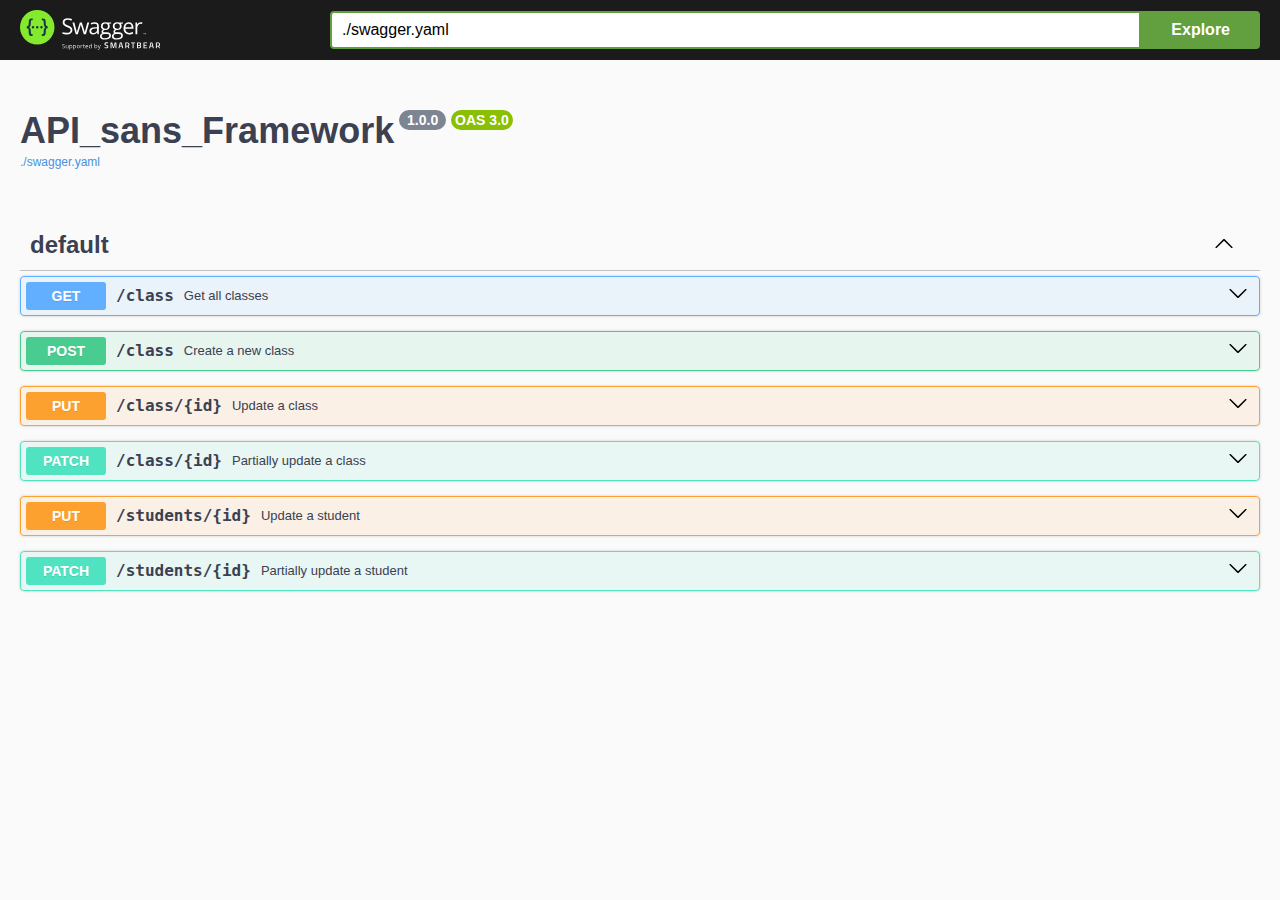
<file: docs/index.html>
<!-- HTML for static distribution bundle build -->
<!DOCTYPE html>
<html lang="en">
  <head>
    <meta charset="UTF-8">
    <title>Swagger UI</title>
    <link rel="stylesheet" type="text/css" href="./swagger-ui.css" />
    <link rel="stylesheet" type="text/css" href="index.css" />
    <link rel="icon" type="image/png" href="./favicon-32x32.png" sizes="32x32" />
    <link rel="icon" type="image/png" href="./favicon-16x16.png" sizes="16x16" />
  </head>

  <body>
    <div id="swagger-ui"></div>
    <script src="./swagger-ui-bundle.js" charset="UTF-8"> </script>
    <script src="./swagger-ui-standalone-preset.js" charset="UTF-8"> </script>
    <script src="./swagger-initializer.js" charset="UTF-8"> </script>
  </body>
</html>
</file>
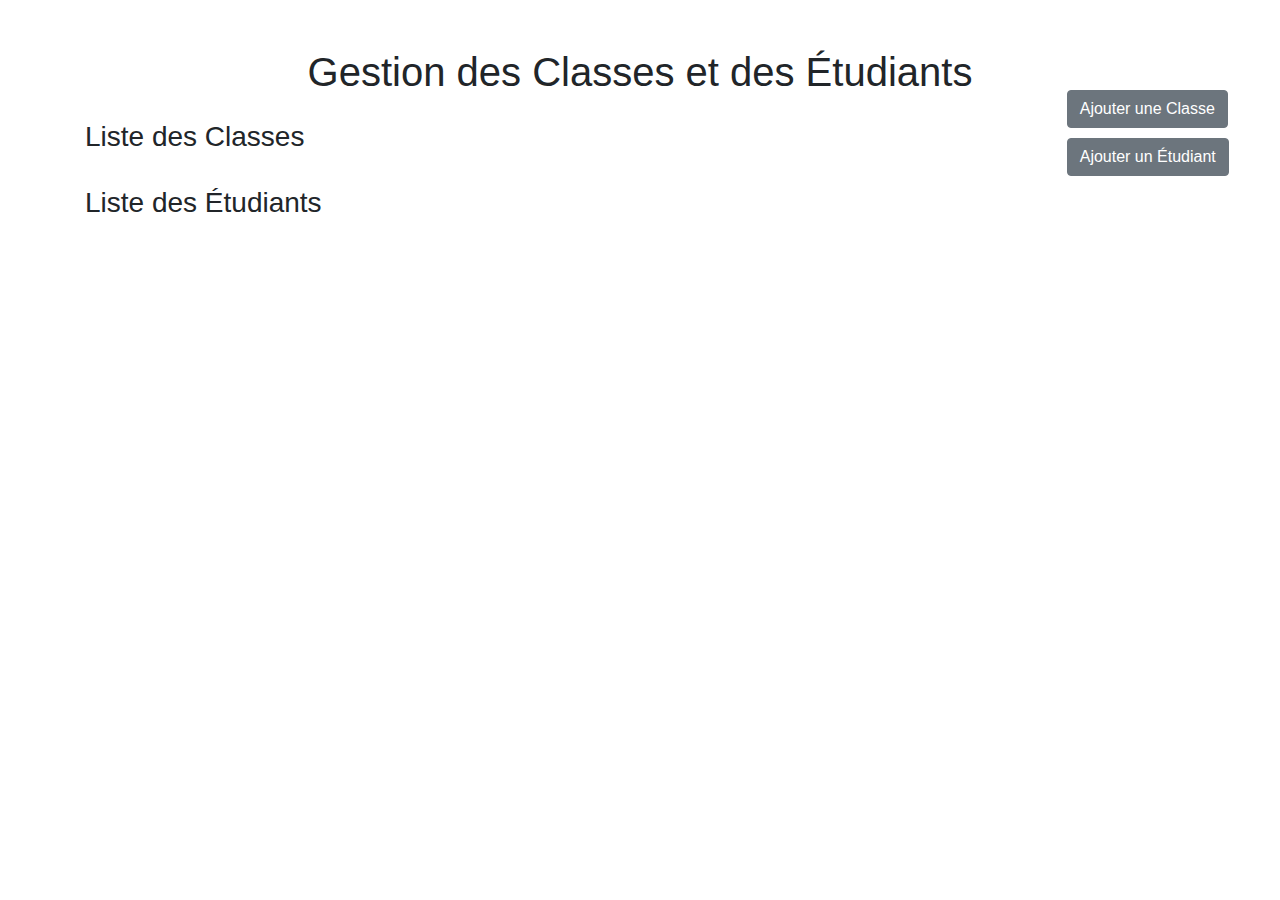
<file: Front/index.html>
<!DOCTYPE html>
<html lang="fr">
<head>
    <meta charset="UTF-8">
    <meta name="viewport" content="width=device-width, initial-scale=1.0">
    <title>Gestion des Classes et des Étudiants</title>
    <link rel="stylesheet" href="https://maxcdn.bootstrapcdn.com/bootstrap/4.0.0/css/bootstrap.min.css">
</head>
<body>

    <div class="container mt-5">
        <h1 style="text-align: center">Gestion des Classes et des Étudiants</h1>
    
        <div style="position: absolute; top:10%; right: 4%">
            <a class="btn btn-secondary" href="add-class/add-class.html" style="margin-bottom: 10px;">Ajouter une Classe</a>
            <br>
            <a class="btn btn-secondary" href="add-student/add-student.html">Ajouter un Étudiant</a>
        </div>
        
        <!-- Affichage des classes et des étudiants -->
        <div class="mt-4">
            <h3>Liste des Classes</h3>
            <table class="table table-striped" id="classTable"></table>
            
            <h3 class="mt-4">Liste des Étudiants</h3>
            <table class="table table-striped" id="studentTable"></table>

        </div>
    </div>

    <script src="https://code.jquery.com/jquery-3.6.4.min.js"></script>
    <script src="https://cdn.jsdelivr.net/npm/@popperjs/core@2.11.6/dist/umd/popper.min.js"></script>
    <script src="https://maxcdn.bootstrapcdn.com/bootstrap/4.0.0/js/bootstrap.min.js"></script>
    <script src="script.js"></script>
    
</body>
</html>
</file>
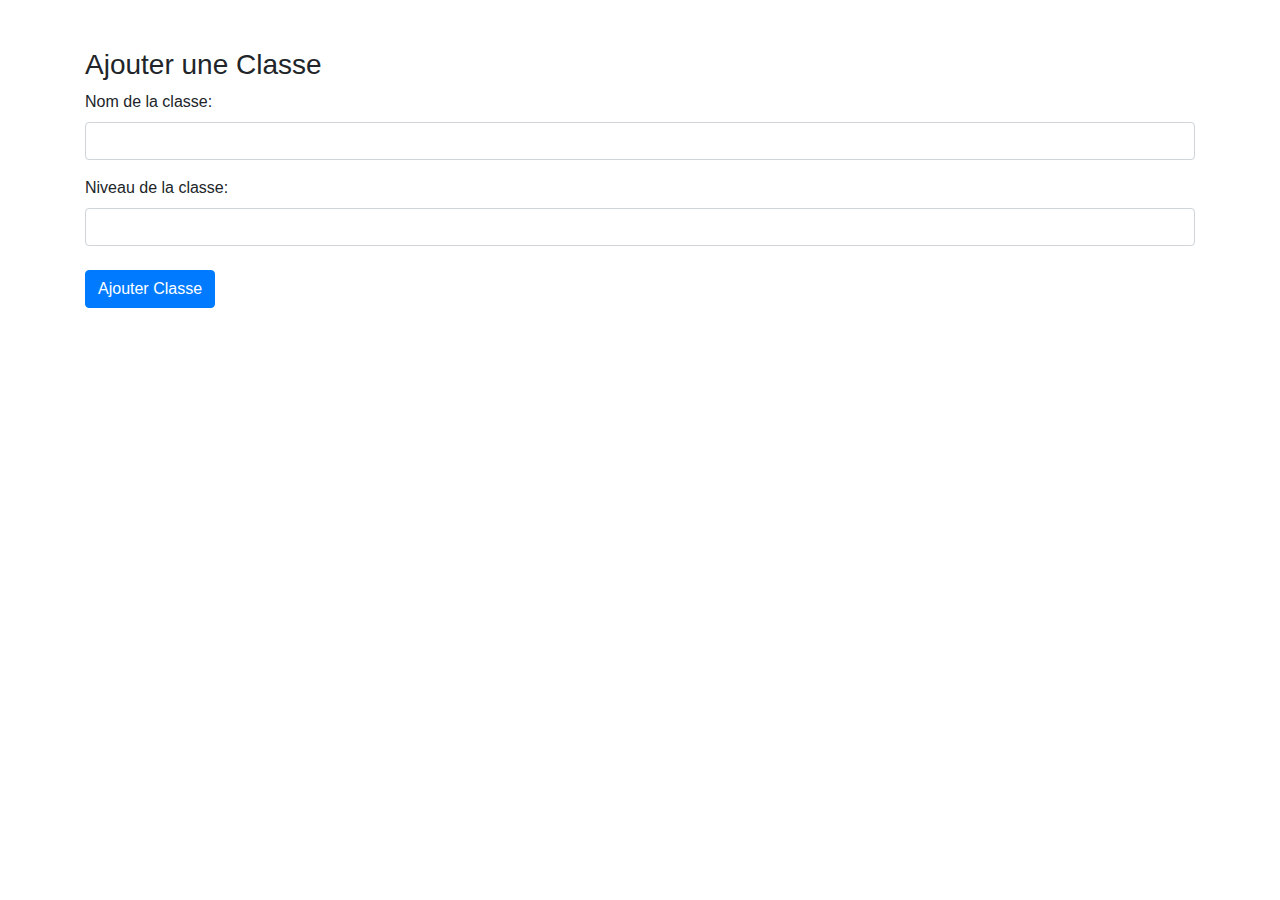
<file: Front/add-class/add-class.html>
<!DOCTYPE html>
<html lang="fr">

<head>
    <meta charset="UTF-8">
    <meta name="viewport" content="width=device-width, initial-scale=1.0">
    <title>Ajouter une Classe</title>
    <link rel="stylesheet" href="https://stackpath.bootstrapcdn.com/bootstrap/4.3.1/css/bootstrap.min.css">
</head>

<body>
    <div class="container mt-5">
        <h3>Ajouter une Classe</h3>
        <form id="addClassForm">
            <div class="form-group">
                <label for="className">Nom de la classe:</label>
                <input type="text" id="className" class="form-control" required>
            </div>
            <div class="form-group">
                <label for="classLevel">Niveau de la classe:</label>
                <input type="text" id="classLevel" class="form-control" required>
            </div>
            <button type="button" class="btn btn-primary mt-2" onclick="addClass()">Ajouter Classe</button>
        </form>
    </div>

    <script src="https://code.jquery.com/jquery-3.3.1.slim.min.js"></script>
    <script src="https://cdnjs.cloudflare.com/ajax/libs/popper.js/1.14.7/umd/popper.min.js"></script>
    <script src="https://stackpath.bootstrapcdn.com/bootstrap/4.3.1/js/bootstrap.min.js"></script>
    <script src="https://code.jquery.com/jquery-3.6.4.min.js"></script>
    <script src="add-class.js"></script>
</body>

</html>
</file>
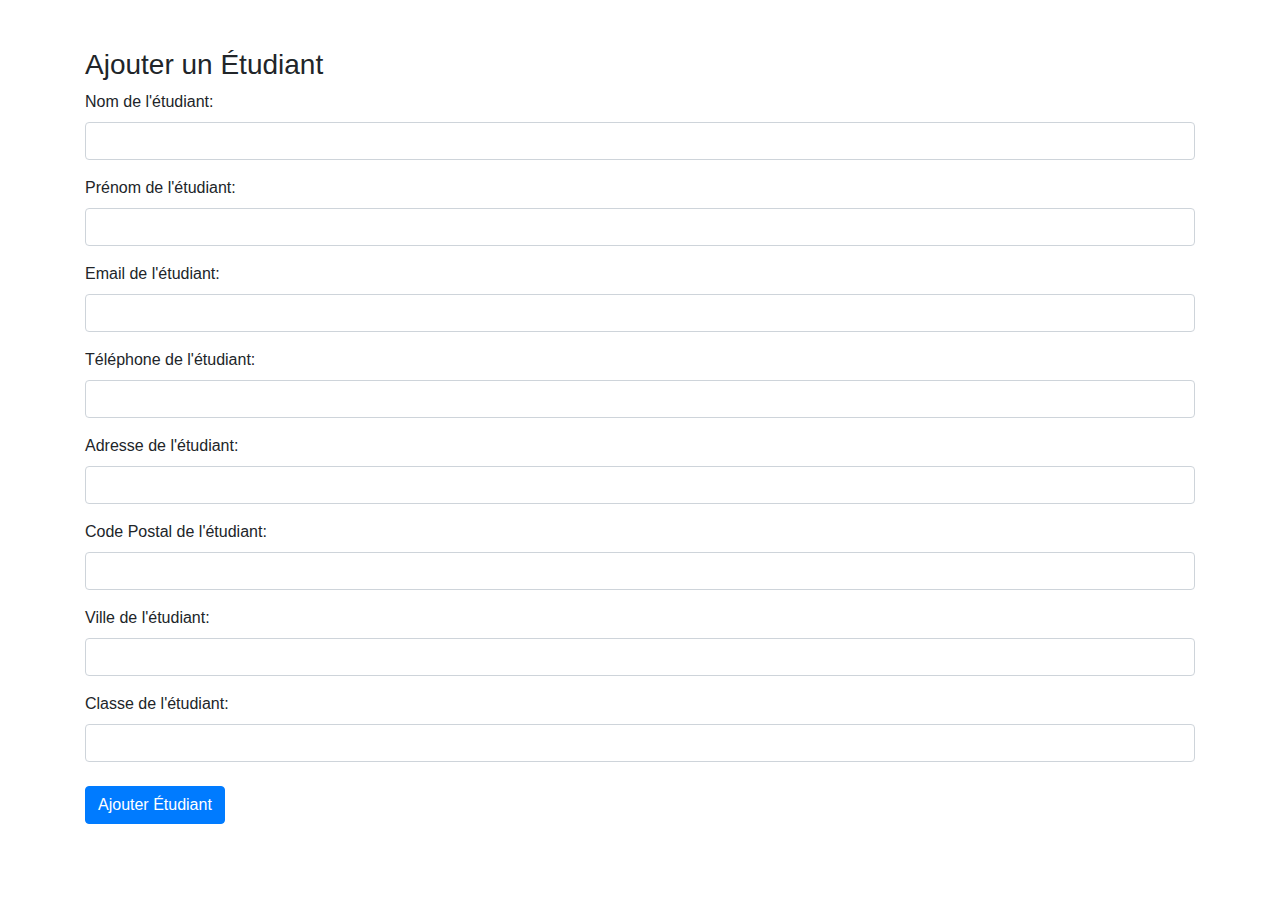
<file: Front/add-student/add-student.html>
<!DOCTYPE html>
<html lang="fr">

<head>
    <meta charset="UTF-8">
    <meta name="viewport" content="width=device-width, initial-scale=1.0">
    <title>Ajouter un Étudiant</title>
    <link rel="stylesheet" href="https://maxcdn.bootstrapcdn.com/bootstrap/4.0.0/css/bootstrap.min.css">
</head>

<body>
    <div class="container mt-5">
        <h3>Ajouter un Étudiant</h3>
        <form id="addStudentForm">
            <div class="form-group">
                <label for="studentLastName">Nom de l'étudiant:</label>
                <input type="text" id="studentLastName" class="form-control">
            </div>
            <div class="form-group">
                <label for="studentFirstName">Prénom de l'étudiant:</label>
                <input type="text" id="studentFirstName" class="form-control">
            </div>
            <div class="form-group">
                <label for="studentEmail">Email de l'étudiant:</label>
                <input type="email" id="studentEmail" class="form-control">
            </div>
            <div class="form-group">
                <label for="studentPhone">Téléphone de l'étudiant:</label>
                <input type="tel" id="studentPhone" class="form-control">
            </div>
            <div class="form-group">
                <label for="studentAddress">Adresse de l'étudiant:</label>
                <input type="text" id="studentAddress" class="form-control">
            </div>
            <div class="form-group">
                <label for="studentZip">Code Postal de l'étudiant:</label>
                <input type="text" id="studentZip" class="form-control">
            </div>
            <div class="form-group">
                <label for="studentCity">Ville de l'étudiant:</label>
                <input type="text" id="studentCity" class="form-control">
            </div>
            <div class="form-group">
                <label for="studentClass">Classe de l'étudiant:</label>
                <input type="number" id="studentClass" class="form-control">
            </div>
            <button type="button" class="btn btn-primary mt-2" onclick="addStudent()">Ajouter Étudiant</button>
        </form>
    </div>

    <script src="https://code.jquery.com/jquery-3.3.1.slim.min.js"></script>
    <script src="https://cdnjs.cloudflare.com/ajax/libs/popper.js/1.14.7/umd/popper.min.js"></script>
    <script src="https://stackpath.bootstrapcdn.com/bootstrap/4.3.1/js/bootstrap.min.js"></script>
    <script src="https://code.jquery.com/jquery-3.6.4.min.js"></script>
    <script src="add-student.js"></script>
</body>

</html>
</file>
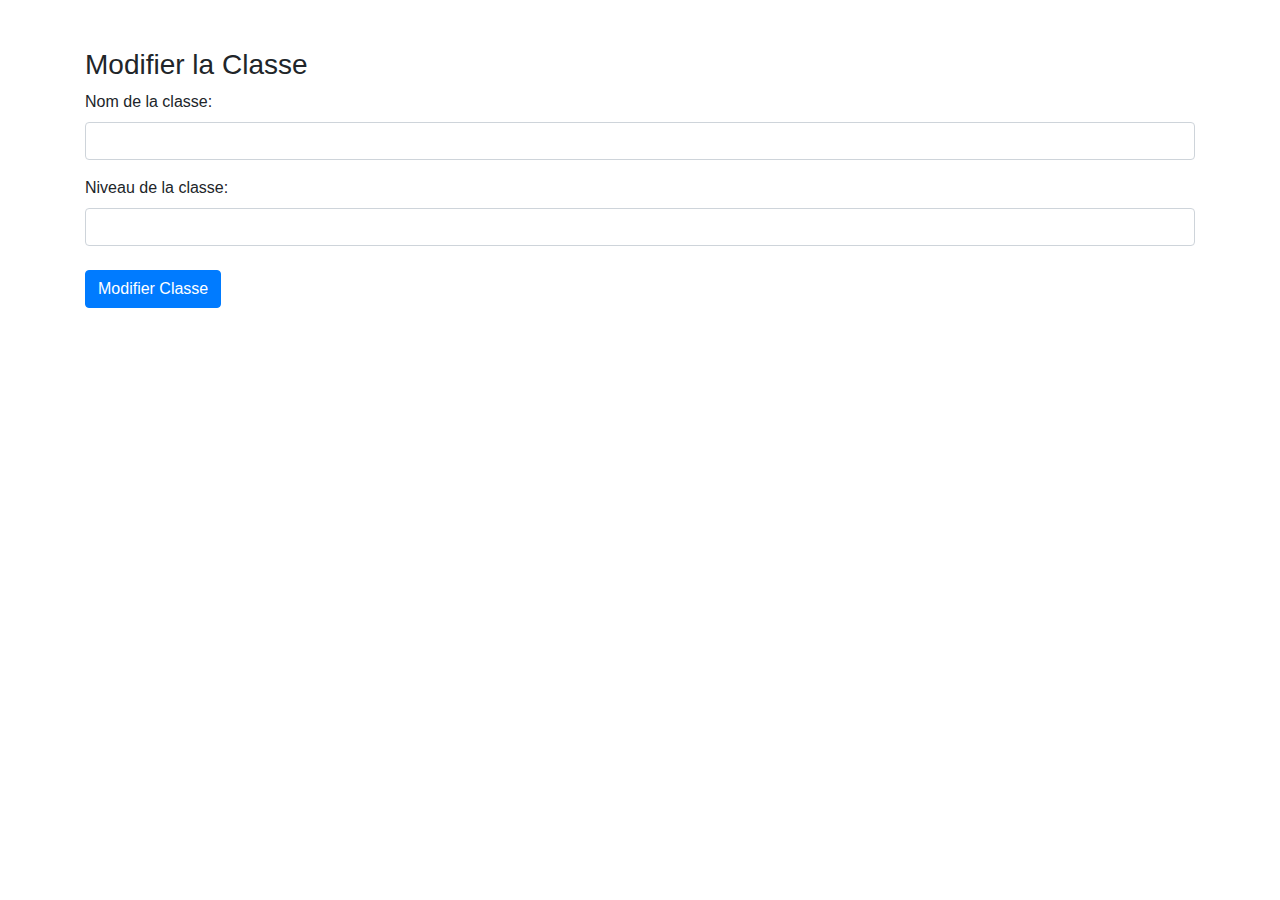
<file: Front/update-class/update-class.html>
<!DOCTYPE html>
<html lang="fr">

<head>
    <meta charset="UTF-8">
    <meta name="viewport" content="width=device-width, initial-scale=1.0">
    <title>Modifier la Classe</title>
    <link rel="stylesheet" href="https://stackpath.bootstrapcdn.com/bootstrap/4.3.1/css/bootstrap.min.css">
</head>

<body>
    <div class="container mt-5">
        <h3>Modifier la Classe</h3>
        <form id="updateClassForm">
            <div class="form-group">
                <label for="updateClassName">Nom de la classe:</label>
                <input type="text" id="updateClassName" class="form-control" required>
            </div>
            <div class="form-group">
                <label for="updateClassLevel">Niveau de la classe:</label>
                <input type="text" id="updateClassLevel" class="form-control" required>
            </div>
            <button type="button" class="btn btn-primary mt-2" onclick="updateClass()">Modifier Classe</button>
        </form>
    </div>

    <script src="https://code.jquery.com/jquery-3.3.1.slim.min.js"></script>
    <script src="https://cdnjs.cloudflare.com/ajax/libs/popper.js/1.14.7/umd/popper.min.js"></script>
    <script src="https://stackpath.bootstrapcdn.com/bootstrap/4.3.1/js/bootstrap.min.js"></script>
    <script src="https://code.jquery.com/jquery-3.6.4.min.js"></script>
    <script src="update-class.js"></script>
</body>

</html>
</file>
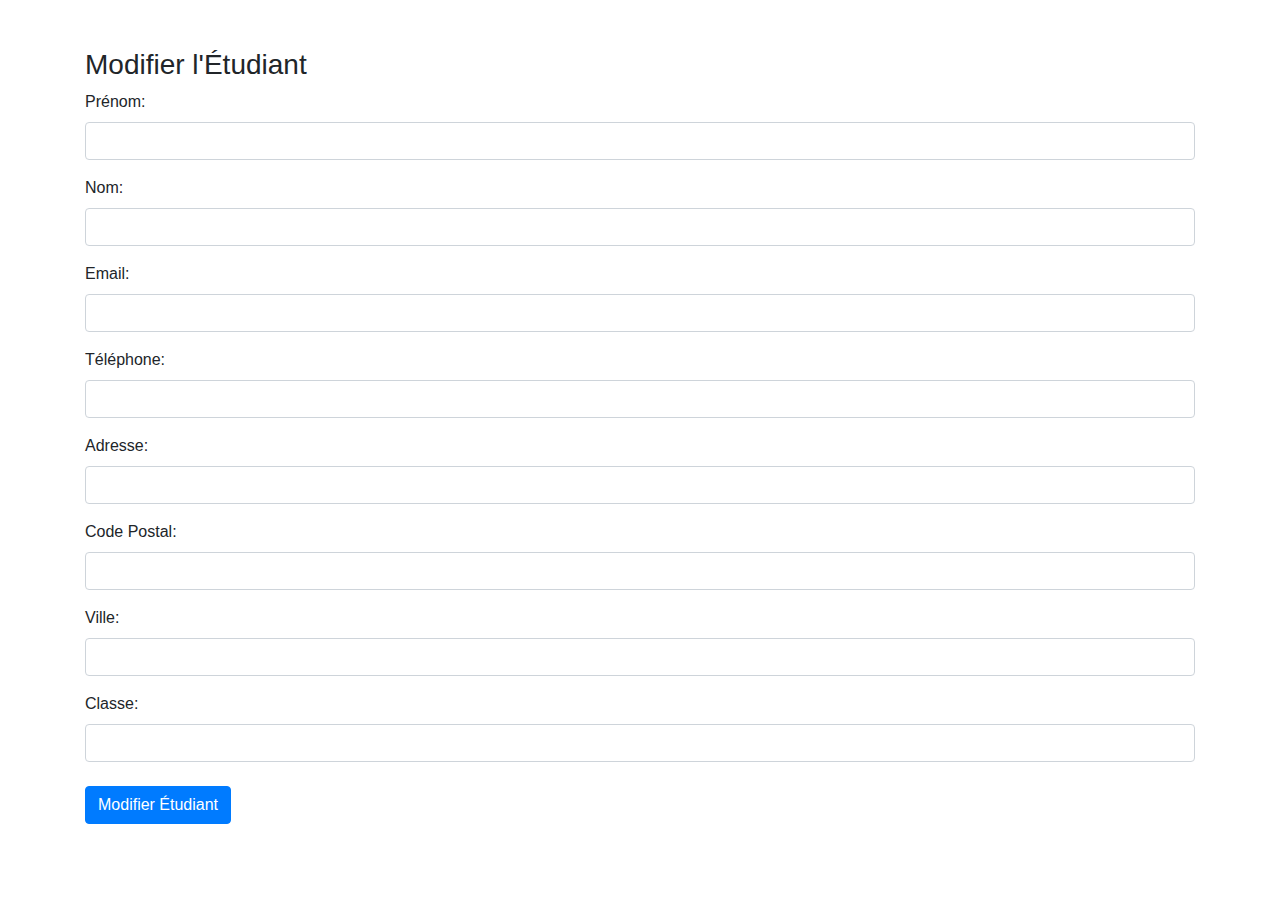
<file: Front/update-student/update-student.html>
<!DOCTYPE html>
<html lang="fr">

<head>
    <meta charset="UTF-8">
    <meta name="viewport" content="width=device-width, initial-scale=1.0">
    <title>Modifier l'Étudiant</title>
    <link rel="stylesheet" href="https://stackpath.bootstrapcdn.com/bootstrap/4.3.1/css/bootstrap.min.css">
</head>

<body>
    <div class="container mt-5">
        <h3>Modifier l'Étudiant</h3>
        <form id="updateStudentForm">
            <div class="form-group">
                <label for="updateStudentFirstName">Prénom:</label>
                <input type="text" id="updateStudentFirstName" class="form-control" required>
            </div>
            <div class="form-group">
                <label for="updateStudentLastName">Nom:</label>
                <input type="text" id="updateStudentLastName" class="form-control" required>
            </div>
            <div class="form-group">
                <label for="updateStudentEmail">Email:</label>
                <input type="email" id="updateStudentEmail" class="form-control" required>
            </div>
            <div class="form-group">
                <label for="updateStudentPhone">Téléphone:</label>
                <input type="tel" id="updateStudentPhone" class="form-control" required>
            </div>
            <div class="form-group">
                <label for="updateStudentAddress">Adresse:</label>
                <input type="text" id="updateStudentAddress" class="form-control" required>
            </div>
            <div class="form-group">
                <label for="updateStudentZip">Code Postal:</label>
                <input type="text" id="updateStudentZip" class="form-control" required>
            </div>
            <div class="form-group">
                <label for="updateStudentCity">Ville:</label>
                <input type="text" id="updateStudentCity" class="form-control" required>
            </div>
            <div class="form-group">
                <label for="updateStudentClass">Classe:</label>
                <input type="number" id="updateStudentClass" class="form-control" required>
            </div>
            <button type="button" class="btn btn-primary mt-2" onclick="updateStudent()">Modifier Étudiant</button>
        </form>
    </div>

    <script src="https://code.jquery.com/jquery-3.3.1.slim.min.js"></script>
    <script src="https://cdnjs.cloudflare.com/ajax/libs/popper.js/1.14.7/umd/popper.min.js"></script>
    <script src="https://stackpath.bootstrapcdn.com/bootstrap/4.3.1/js/bootstrap.min.js"></script>
    <script src="https://code.jquery.com/jquery-3.6.4.min.js"></script>
    <script src="update-student.js"></script>
</body>

</html>
</file>
<file: docs/index.css>
html {
    box-sizing: border-box;
    overflow: -moz-scrollbars-vertical;
    overflow-y: scroll;
}

*,
*:before,
*:after {
    box-sizing: inherit;
}

body {
    margin: 0;
    background: #fafafa;
}
</file>
<file: docs/swagger-ui.css>
.swagger-ui{color:#3b4151;font-family:sans-serif/*! normalize.css v7.0.0 | MIT License | github.com/necolas/normalize.css */}.swagger-ui html{-ms-text-size-adjust:100%;-webkit-text-size-adjust:100%;line-height:1.15}.swagger-ui body{margin:0}.swagger-ui article,.swagger-ui aside,.swagger-ui footer,.swagger-ui header,.swagger-ui nav,.swagger-ui section{display:block}.swagger-ui h1{font-size:2em;margin:.67em 0}.swagger-ui figcaption,.swagger-ui figure,.swagger-ui main{display:block}.swagger-ui figure{margin:1em 40px}.swagger-ui hr{box-sizing:content-box;height:0;overflow:visible}.swagger-ui pre{font-family:monospace,monospace;font-size:1em}.swagger-ui a{-webkit-text-decoration-skip:objects;background-color:transparent}.swagger-ui abbr[title]{border-bottom:none;text-decoration:underline;-webkit-text-decoration:underline dotted;text-decoration:underline dotted}.swagger-ui b,.swagger-ui strong{font-weight:inherit;font-weight:bolder}.swagger-ui code,.swagger-ui kbd,.swagger-ui samp{font-family:monospace,monospace;font-size:1em}.swagger-ui dfn{font-style:italic}.swagger-ui mark{background-color:#ff0;color:#000}.swagger-ui small{font-size:80%}.swagger-ui sub,.swagger-ui sup{font-size:75%;line-height:0;position:relative;vertical-align:baseline}.swagger-ui sub{bottom:-.25em}.swagger-ui sup{top:-.5em}.swagger-ui audio,.swagger-ui video{display:inline-block}.swagger-ui audio:not([controls]){display:none;height:0}.swagger-ui img{border-style:none}.swagger-ui svg:not(:root){overflow:hidden}.swagger-ui button,.swagger-ui input,.swagger-ui optgroup,.swagger-ui select,.swagger-ui textarea{font-family:sans-serif;font-size:100%;line-height:1.15;margin:0}.swagger-ui button,.swagger-ui input{overflow:visible}.swagger-ui button,.swagger-ui select{text-transform:none}.swagger-ui [type=reset],.swagger-ui [type=submit],.swagger-ui button,.swagger-ui html [type=button]{-webkit-appearance:button}.swagger-ui [type=button]::-moz-focus-inner,.swagger-ui [type=reset]::-moz-focus-inner,.swagger-ui [type=submit]::-moz-focus-inner,.swagger-ui button::-moz-focus-inner{border-style:none;padding:0}.swagger-ui [type=button]:-moz-focusring,.swagger-ui [type=reset]:-moz-focusring,.swagger-ui [type=submit]:-moz-focusring,.swagger-ui button:-moz-focusring{outline:1px dotted ButtonText}.swagger-ui fieldset{padding:.35em .75em .625em}.swagger-ui legend{box-sizing:border-box;color:inherit;display:table;max-width:100%;padding:0;white-space:normal}.swagger-ui progress{display:inline-block;vertical-align:baseline}.swagger-ui textarea{overflow:auto}.swagger-ui [type=checkbox],.swagger-ui [type=radio]{box-sizing:border-box;padding:0}.swagger-ui [type=number]::-webkit-inner-spin-button,.swagger-ui [type=number]::-webkit-outer-spin-button{height:auto}.swagger-ui [type=search]{-webkit-appearance:textfield;outline-offset:-2px}.swagger-ui [type=search]::-webkit-search-cancel-button,.swagger-ui [type=search]::-webkit-search-decoration{-webkit-appearance:none}.swagger-ui ::-webkit-file-upload-button{-webkit-appearance:button;font:inherit}.swagger-ui details,.swagger-ui menu{display:block}.swagger-ui summary{display:list-item}.swagger-ui canvas{display:inline-block}.swagger-ui [hidden],.swagger-ui template{display:none}.swagger-ui .debug *{outline:1px solid gold}.swagger-ui .debug-white *{outline:1px solid #fff}.swagger-ui .debug-black *{outline:1px solid #000}.swagger-ui .debug-grid{background:transparent url([data-uri]) repeat 0 0}.swagger-ui .debug-grid-16{background:transparent url([data-uri]) repeat 0 0}.swagger-ui .debug-grid-8-solid{background:#fff url([data-uri]) repeat 0 0}.swagger-ui .debug-grid-16-solid{background:#fff url([data-uri]) repeat 0 0}.swagger-ui .border-box,.swagger-ui a,.swagger-ui article,.swagger-ui body,.swagger-ui code,.swagger-ui dd,.swagger-ui div,.swagger-ui dl,.swagger-ui dt,.swagger-ui fieldset,.swagger-ui footer,.swagger-ui form,.swagger-ui h1,.swagger-ui h2,.swagger-ui h3,.swagger-ui h4,.swagger-ui h5,.swagger-ui h6,.swagger-ui header,.swagger-ui html,.swagger-ui input[type=email],.swagger-ui input[type=number],.swagger-ui input[type=password],.swagger-ui input[type=tel],.swagger-ui input[type=text],.swagger-ui input[type=url],.swagger-ui legend,.swagger-ui li,.swagger-ui main,.swagger-ui ol,.swagger-ui p,.swagger-ui pre,.swagger-ui section,.swagger-ui table,.swagger-ui td,.swagger-ui textarea,.swagger-ui th,.swagger-ui tr,.swagger-ui ul{box-sizing:border-box}.swagger-ui .aspect-ratio{height:0;position:relative}.swagger-ui .aspect-ratio--16x9{padding-bottom:56.25%}.swagger-ui .aspect-ratio--9x16{padding-bottom:177.77%}.swagger-ui .aspect-ratio--4x3{padding-bottom:75%}.swagger-ui .aspect-ratio--3x4{padding-bottom:133.33%}.swagger-ui .aspect-ratio--6x4{padding-bottom:66.6%}.swagger-ui .aspect-ratio--4x6{padding-bottom:150%}.swagger-ui .aspect-ratio--8x5{padding-bottom:62.5%}.swagger-ui .aspect-ratio--5x8{padding-bottom:160%}.swagger-ui .aspect-ratio--7x5{padding-bottom:71.42%}.swagger-ui .aspect-ratio--5x7{padding-bottom:140%}.swagger-ui .aspect-ratio--1x1{padding-bottom:100%}.swagger-ui .aspect-ratio--object{bottom:0;height:100%;left:0;position:absolute;right:0;top:0;width:100%;z-index:100}@media screen and (min-width:30em){.swagger-ui .aspect-ratio-ns{height:0;position:relative}.swagger-ui .aspect-ratio--16x9-ns{padding-bottom:56.25%}.swagger-ui .aspect-ratio--9x16-ns{padding-bottom:177.77%}.swagger-ui .aspect-ratio--4x3-ns{padding-bottom:75%}.swagger-ui .aspect-ratio--3x4-ns{padding-bottom:133.33%}.swagger-ui .aspect-ratio--6x4-ns{padding-bottom:66.6%}.swagger-ui .aspect-ratio--4x6-ns{padding-bottom:150%}.swagger-ui .aspect-ratio--8x5-ns{padding-bottom:62.5%}.swagger-ui .aspect-ratio--5x8-ns{padding-bottom:160%}.swagger-ui .aspect-ratio--7x5-ns{padding-bottom:71.42%}.swagger-ui .aspect-ratio--5x7-ns{padding-bottom:140%}.swagger-ui .aspect-ratio--1x1-ns{padding-bottom:100%}.swagger-ui .aspect-ratio--object-ns{bottom:0;height:100%;left:0;position:absolute;right:0;top:0;width:100%;z-index:100}}@media screen and (min-width:30em)and (max-width:60em){.swagger-ui .aspect-ratio-m{height:0;position:relative}.swagger-ui .aspect-ratio--16x9-m{padding-bottom:56.25%}.swagger-ui .aspect-ratio--9x16-m{padding-bottom:177.77%}.swagger-ui .aspect-ratio--4x3-m{padding-bottom:75%}.swagger-ui .aspect-ratio--3x4-m{padding-bottom:133.33%}.swagger-ui .aspect-ratio--6x4-m{padding-bottom:66.6%}.swagger-ui .aspect-ratio--4x6-m{padding-bottom:150%}.swagger-ui .aspect-ratio--8x5-m{padding-bottom:62.5%}.swagger-ui .aspect-ratio--5x8-m{padding-bottom:160%}.swagger-ui .aspect-ratio--7x5-m{padding-bottom:71.42%}.swagger-ui .aspect-ratio--5x7-m{padding-bottom:140%}.swagger-ui .aspect-ratio--1x1-m{padding-bottom:100%}.swagger-ui .aspect-ratio--object-m{bottom:0;height:100%;left:0;position:absolute;right:0;top:0;width:100%;z-index:100}}@media screen and (min-width:60em){.swagger-ui .aspect-ratio-l{height:0;position:relative}.swagger-ui .aspect-ratio--16x9-l{padding-bottom:56.25%}.swagger-ui .aspect-ratio--9x16-l{padding-bottom:177.77%}.swagger-ui .aspect-ratio--4x3-l{padding-bottom:75%}.swagger-ui .aspect-ratio--3x4-l{padding-bottom:133.33%}.swagger-ui .aspect-ratio--6x4-l{padding-bottom:66.6%}.swagger-ui .aspect-ratio--4x6-l{padding-bottom:150%}.swagger-ui .aspect-ratio--8x5-l{padding-bottom:62.5%}.swagger-ui .aspect-ratio--5x8-l{padding-bottom:160%}.swagger-ui .aspect-ratio--7x5-l{padding-bottom:71.42%}.swagger-ui .aspect-ratio--5x7-l{padding-bottom:140%}.swagger-ui .aspect-ratio--1x1-l{padding-bottom:100%}.swagger-ui .aspect-ratio--object-l{bottom:0;height:100%;left:0;position:absolute;right:0;top:0;width:100%;z-index:100}}.swagger-ui img{max-width:100%}.swagger-ui .cover{background-size:cover!important}.swagger-ui .contain{background-size:contain!important}@media screen and (min-width:30em){.swagger-ui .cover-ns{background-size:cover!important}.swagger-ui .contain-ns{background-size:contain!important}}@media screen and (min-width:30em)and (max-width:60em){.swagger-ui .cover-m{background-size:cover!important}.swagger-ui .contain-m{background-size:contain!important}}@media screen and (min-width:60em){.swagger-ui .cover-l{background-size:cover!important}.swagger-ui .contain-l{background-size:contain!important}}.swagger-ui .bg-center{background-position:50%;background-repeat:no-repeat}.swagger-ui .bg-top{background-position:top;background-repeat:no-repeat}.swagger-ui .bg-right{background-position:100%;background-repeat:no-repeat}.swagger-ui .bg-bottom{background-position:bottom;background-repeat:no-repeat}.swagger-ui .bg-left{background-position:0;background-repeat:no-repeat}@media screen and (min-width:30em){.swagger-ui .bg-center-ns{background-position:50%;background-repeat:no-repeat}.swagger-ui .bg-top-ns{background-position:top;background-repeat:no-repeat}.swagger-ui .bg-right-ns{background-position:100%;background-repeat:no-repeat}.swagger-ui .bg-bottom-ns{background-position:bottom;background-repeat:no-repeat}.swagger-ui .bg-left-ns{background-position:0;background-repeat:no-repeat}}@media screen and (min-width:30em)and (max-width:60em){.swagger-ui .bg-center-m{background-position:50%;background-repeat:no-repeat}.swagger-ui .bg-top-m{background-position:top;background-repeat:no-repeat}.swagger-ui .bg-right-m{background-position:100%;background-repeat:no-repeat}.swagger-ui .bg-bottom-m{background-position:bottom;background-repeat:no-repeat}.swagger-ui .bg-left-m{background-position:0;background-repeat:no-repeat}}@media screen and (min-width:60em){.swagger-ui .bg-center-l{background-position:50%;background-repeat:no-repeat}.swagger-ui .bg-top-l{background-position:top;background-repeat:no-repeat}.swagger-ui .bg-right-l{background-position:100%;background-repeat:no-repeat}.swagger-ui .bg-bottom-l{background-position:bottom;background-repeat:no-repeat}.swagger-ui .bg-left-l{background-position:0;background-repeat:no-repeat}}.swagger-ui .outline{outline:1px solid}.swagger-ui .outline-transparent{outline:1px solid transparent}.swagger-ui .outline-0{outline:0}@media screen and (min-width:30em){.swagger-ui .outline-ns{outline:1px solid}.swagger-ui .outline-transparent-ns{outline:1px solid transparent}.swagger-ui .outline-0-ns{outline:0}}@media screen and (min-width:30em)and (max-width:60em){.swagger-ui .outline-m{outline:1px solid}.swagger-ui .outline-transparent-m{outline:1px solid transparent}.swagger-ui .outline-0-m{outline:0}}@media screen and (min-width:60em){.swagger-ui .outline-l{outline:1px solid}.swagger-ui .outline-transparent-l{outline:1px solid transparent}.swagger-ui .outline-0-l{outline:0}}.swagger-ui .ba{border-style:solid;border-width:1px}.swagger-ui .bt{border-top-style:solid;border-top-width:1px}.swagger-ui .br{border-right-style:solid;border-right-width:1px}.swagger-ui .bb{border-bottom-style:solid;border-bottom-width:1px}.swagger-ui .bl{border-left-style:solid;border-left-width:1px}.swagger-ui .bn{border-style:none;border-width:0}@media screen and (min-width:30em){.swagger-ui .ba-ns{border-style:solid;border-width:1px}.swagger-ui .bt-ns{border-top-style:solid;border-top-width:1px}.swagger-ui .br-ns{border-right-style:solid;border-right-width:1px}.swagger-ui .bb-ns{border-bottom-style:solid;border-bottom-width:1px}.swagger-ui .bl-ns{border-left-style:solid;border-left-width:1px}.swagger-ui .bn-ns{border-style:none;border-width:0}}@media screen and (min-width:30em)and (max-width:60em){.swagger-ui .ba-m{border-style:solid;border-width:1px}.swagger-ui .bt-m{border-top-style:solid;border-top-width:1px}.swagger-ui .br-m{border-right-style:solid;border-right-width:1px}.swagger-ui .bb-m{border-bottom-style:solid;border-bottom-width:1px}.swagger-ui .bl-m{border-left-style:solid;border-left-width:1px}.swagger-ui .bn-m{border-style:none;border-width:0}}@media screen and (min-width:60em){.swagger-ui .ba-l{border-style:solid;border-width:1px}.swagger-ui .bt-l{border-top-style:solid;border-top-width:1px}.swagger-ui .br-l{border-right-style:solid;border-right-width:1px}.swagger-ui .bb-l{border-bottom-style:solid;border-bottom-width:1px}.swagger-ui .bl-l{border-left-style:solid;border-left-width:1px}.swagger-ui .bn-l{border-style:none;border-width:0}}.swagger-ui .b--black{border-color:#000}.swagger-ui .b--near-black{border-color:#111}.swagger-ui .b--dark-gray{border-color:#333}.swagger-ui .b--mid-gray{border-color:#555}.swagger-ui .b--gray{border-color:#777}.swagger-ui .b--silver{border-color:#999}.swagger-ui .b--light-silver{border-color:#aaa}.swagger-ui .b--moon-gray{border-color:#ccc}.swagger-ui .b--light-gray{border-color:#eee}.swagger-ui .b--near-white{border-color:#f4f4f4}.swagger-ui .b--white{border-color:#fff}.swagger-ui .b--white-90{border-color:hsla(0,0%,100%,.9)}.swagger-ui .b--white-80{border-color:hsla(0,0%,100%,.8)}.swagger-ui .b--white-70{border-color:hsla(0,0%,100%,.7)}.swagger-ui .b--white-60{border-color:hsla(0,0%,100%,.6)}.swagger-ui .b--white-50{border-color:hsla(0,0%,100%,.5)}.swagger-ui .b--white-40{border-color:hsla(0,0%,100%,.4)}.swagger-ui .b--white-30{border-color:hsla(0,0%,100%,.3)}.swagger-ui .b--white-20{border-color:hsla(0,0%,100%,.2)}.swagger-ui .b--white-10{border-color:hsla(0,0%,100%,.1)}.swagger-ui .b--white-05{border-color:hsla(0,0%,100%,.05)}.swagger-ui .b--white-025{border-color:hsla(0,0%,100%,.025)}.swagger-ui .b--white-0125{border-color:hsla(0,0%,100%,.013)}.swagger-ui .b--black-90{border-color:rgba(0,0,0,.9)}.swagger-ui .b--black-80{border-color:rgba(0,0,0,.8)}.swagger-ui .b--black-70{border-color:rgba(0,0,0,.7)}.swagger-ui .b--black-60{border-color:rgba(0,0,0,.6)}.swagger-ui .b--black-50{border-color:rgba(0,0,0,.5)}.swagger-ui .b--black-40{border-color:rgba(0,0,0,.4)}.swagger-ui .b--black-30{border-color:rgba(0,0,0,.3)}.swagger-ui .b--black-20{border-color:rgba(0,0,0,.2)}.swagger-ui .b--black-10{border-color:rgba(0,0,0,.1)}.swagger-ui .b--black-05{border-color:rgba(0,0,0,.05)}.swagger-ui .b--black-025{border-color:rgba(0,0,0,.025)}.swagger-ui .b--black-0125{border-color:rgba(0,0,0,.013)}.swagger-ui .b--dark-red{border-color:#e7040f}.swagger-ui .b--red{border-color:#ff4136}.swagger-ui .b--light-red{border-color:#ff725c}.swagger-ui .b--orange{border-color:#ff6300}.swagger-ui .b--gold{border-color:#ffb700}.swagger-ui .b--yellow{border-color:gold}.swagger-ui .b--light-yellow{border-color:#fbf1a9}.swagger-ui .b--purple{border-color:#5e2ca5}.swagger-ui .b--light-purple{border-color:#a463f2}.swagger-ui .b--dark-pink{border-color:#d5008f}.swagger-ui .b--hot-pink{border-color:#ff41b4}.swagger-ui .b--pink{border-color:#ff80cc}.swagger-ui .b--light-pink{border-color:#ffa3d7}.swagger-ui .b--dark-green{border-color:#137752}.swagger-ui .b--green{border-color:#19a974}.swagger-ui .b--light-green{border-color:#9eebcf}.swagger-ui .b--navy{border-color:#001b44}.swagger-ui .b--dark-blue{border-color:#00449e}.swagger-ui .b--blue{border-color:#357edd}.swagger-ui .b--light-blue{border-color:#96ccff}.swagger-ui .b--lightest-blue{border-color:#cdecff}.swagger-ui .b--washed-blue{border-color:#f6fffe}.swagger-ui .b--washed-green{border-color:#e8fdf5}.swagger-ui .b--washed-yellow{border-color:#fffceb}.swagger-ui .b--washed-red{border-color:#ffdfdf}.swagger-ui .b--transparent{border-color:transparent}.swagger-ui .b--inherit{border-color:inherit}.swagger-ui .br0{border-radius:0}.swagger-ui .br1{border-radius:.125rem}.swagger-ui .br2{border-radius:.25rem}.swagger-ui .br3{border-radius:.5rem}.swagger-ui .br4{border-radius:1rem}.swagger-ui .br-100{border-radius:100%}.swagger-ui .br-pill{border-radius:9999px}.swagger-ui .br--bottom{border-top-left-radius:0;border-top-right-radius:0}.swagger-ui .br--top{border-bottom-left-radius:0;border-bottom-right-radius:0}.swagger-ui .br--right{border-bottom-left-radius:0;border-top-left-radius:0}.swagger-ui .br--left{border-bottom-right-radius:0;border-top-right-radius:0}@media screen and (min-width:30em){.swagger-ui .br0-ns{border-radius:0}.swagger-ui .br1-ns{border-radius:.125rem}.swagger-ui .br2-ns{border-radius:.25rem}.swagger-ui .br3-ns{border-radius:.5rem}.swagger-ui .br4-ns{border-radius:1rem}.swagger-ui .br-100-ns{border-radius:100%}.swagger-ui .br-pill-ns{border-radius:9999px}.swagger-ui .br--bottom-ns{border-top-left-radius:0;border-top-right-radius:0}.swagger-ui .br--top-ns{border-bottom-left-radius:0;border-bottom-right-radius:0}.swagger-ui .br--right-ns{border-bottom-left-radius:0;border-top-left-radius:0}.swagger-ui .br--left-ns{border-bottom-right-radius:0;border-top-right-radius:0}}@media screen and (min-width:30em)and (max-width:60em){.swagger-ui .br0-m{border-radius:0}.swagger-ui .br1-m{border-radius:.125rem}.swagger-ui .br2-m{border-radius:.25rem}.swagger-ui .br3-m{border-radius:.5rem}.swagger-ui .br4-m{border-radius:1rem}.swagger-ui .br-100-m{border-radius:100%}.swagger-ui .br-pill-m{border-radius:9999px}.swagger-ui .br--bottom-m{border-top-left-radius:0;border-top-right-radius:0}.swagger-ui .br--top-m{border-bottom-left-radius:0;border-bottom-right-radius:0}.swagger-ui .br--right-m{border-bottom-left-radius:0;border-top-left-radius:0}.swagger-ui .br--left-m{border-bottom-right-radius:0;border-top-right-radius:0}}@media screen and (min-width:60em){.swagger-ui .br0-l{border-radius:0}.swagger-ui .br1-l{border-radius:.125rem}.swagger-ui .br2-l{border-radius:.25rem}.swagger-ui .br3-l{border-radius:.5rem}.swagger-ui .br4-l{border-radius:1rem}.swagger-ui .br-100-l{border-radius:100%}.swagger-ui .br-pill-l{border-radius:9999px}.swagger-ui .br--bottom-l{border-top-left-radius:0;border-top-right-radius:0}.swagger-ui .br--top-l{border-bottom-left-radius:0;border-bottom-right-radius:0}.swagger-ui .br--right-l{border-bottom-left-radius:0;border-top-left-radius:0}.swagger-ui .br--left-l{border-bottom-right-radius:0;border-top-right-radius:0}}.swagger-ui .b--dotted{border-style:dotted}.swagger-ui .b--dashed{border-style:dashed}.swagger-ui .b--solid{border-style:solid}.swagger-ui .b--none{border-style:none}@media screen and (min-width:30em){.swagger-ui .b--dotted-ns{border-style:dotted}.swagger-ui .b--dashed-ns{border-style:dashed}.swagger-ui .b--solid-ns{border-style:solid}.swagger-ui .b--none-ns{border-style:none}}@media screen and (min-width:30em)and (max-width:60em){.swagger-ui .b--dotted-m{border-style:dotted}.swagger-ui .b--dashed-m{border-style:dashed}.swagger-ui .b--solid-m{border-style:solid}.swagger-ui .b--none-m{border-style:none}}@media screen and (min-width:60em){.swagger-ui .b--dotted-l{border-style:dotted}.swagger-ui .b--dashed-l{border-style:dashed}.swagger-ui .b--solid-l{border-style:solid}.swagger-ui .b--none-l{border-style:none}}.swagger-ui .bw0{border-width:0}.swagger-ui .bw1{border-width:.125rem}.swagger-ui .bw2{border-width:.25rem}.swagger-ui .bw3{border-width:.5rem}.swagger-ui .bw4{border-width:1rem}.swagger-ui .bw5{border-width:2rem}.swagger-ui .bt-0{border-top-width:0}.swagger-ui .br-0{border-right-width:0}.swagger-ui .bb-0{border-bottom-width:0}.swagger-ui .bl-0{border-left-width:0}@media screen and (min-width:30em){.swagger-ui .bw0-ns{border-width:0}.swagger-ui .bw1-ns{border-width:.125rem}.swagger-ui .bw2-ns{border-width:.25rem}.swagger-ui .bw3-ns{border-width:.5rem}.swagger-ui .bw4-ns{border-width:1rem}.swagger-ui .bw5-ns{border-width:2rem}.swagger-ui .bt-0-ns{border-top-width:0}.swagger-ui .br-0-ns{border-right-width:0}.swagger-ui .bb-0-ns{border-bottom-width:0}.swagger-ui .bl-0-ns{border-left-width:0}}@media screen and (min-width:30em)and (max-width:60em){.swagger-ui .bw0-m{border-width:0}.swagger-ui .bw1-m{border-width:.125rem}.swagger-ui .bw2-m{border-width:.25rem}.swagger-ui .bw3-m{border-width:.5rem}.swagger-ui .bw4-m{border-width:1rem}.swagger-ui .bw5-m{border-width:2rem}.swagger-ui .bt-0-m{border-top-width:0}.swagger-ui .br-0-m{border-right-width:0}.swagger-ui .bb-0-m{border-bottom-width:0}.swagger-ui .bl-0-m{border-left-width:0}}@media screen and (min-width:60em){.swagger-ui .bw0-l{border-width:0}.swagger-ui .bw1-l{border-width:.125rem}.swagger-ui .bw2-l{border-width:.25rem}.swagger-ui .bw3-l{border-width:.5rem}.swagger-ui .bw4-l{border-width:1rem}.swagger-ui .bw5-l{border-width:2rem}.swagger-ui .bt-0-l{border-top-width:0}.swagger-ui .br-0-l{border-right-width:0}.swagger-ui .bb-0-l{border-bottom-width:0}.swagger-ui .bl-0-l{border-left-width:0}}.swagger-ui .shadow-1{box-shadow:0 0 4px 2px rgba(0,0,0,.2)}.swagger-ui .shadow-2{box-shadow:0 0 8px 2px rgba(0,0,0,.2)}.swagger-ui .shadow-3{box-shadow:2px 2px 4px 2px rgba(0,0,0,.2)}.swagger-ui .shadow-4{box-shadow:2px 2px 8px 0 rgba(0,0,0,.2)}.swagger-ui .shadow-5{box-shadow:4px 4px 8px 0 rgba(0,0,0,.2)}@media screen and (min-width:30em){.swagger-ui .shadow-1-ns{box-shadow:0 0 4px 2px rgba(0,0,0,.2)}.swagger-ui .shadow-2-ns{box-shadow:0 0 8px 2px rgba(0,0,0,.2)}.swagger-ui .shadow-3-ns{box-shadow:2px 2px 4px 2px rgba(0,0,0,.2)}.swagger-ui .shadow-4-ns{box-shadow:2px 2px 8px 0 rgba(0,0,0,.2)}.swagger-ui .shadow-5-ns{box-shadow:4px 4px 8px 0 rgba(0,0,0,.2)}}@media screen and (min-width:30em)and (max-width:60em){.swagger-ui .shadow-1-m{box-shadow:0 0 4px 2px rgba(0,0,0,.2)}.swagger-ui .shadow-2-m{box-shadow:0 0 8px 2px rgba(0,0,0,.2)}.swagger-ui .shadow-3-m{box-shadow:2px 2px 4px 2px rgba(0,0,0,.2)}.swagger-ui .shadow-4-m{box-shadow:2px 2px 8px 0 rgba(0,0,0,.2)}.swagger-ui .shadow-5-m{box-shadow:4px 4px 8px 0 rgba(0,0,0,.2)}}@media screen and (min-width:60em){.swagger-ui .shadow-1-l{box-shadow:0 0 4px 2px rgba(0,0,0,.2)}.swagger-ui .shadow-2-l{box-shadow:0 0 8px 2px rgba(0,0,0,.2)}.swagger-ui .shadow-3-l{box-shadow:2px 2px 4px 2px rgba(0,0,0,.2)}.swagger-ui .shadow-4-l{box-shadow:2px 2px 8px 0 rgba(0,0,0,.2)}.swagger-ui .shadow-5-l{box-shadow:4px 4px 8px 0 rgba(0,0,0,.2)}}.swagger-ui .pre{overflow-x:auto;overflow-y:hidden;overflow:scroll}.swagger-ui .top-0{top:0}.swagger-ui .right-0{right:0}.swagger-ui .bottom-0{bottom:0}.swagger-ui .left-0{left:0}.swagger-ui .top-1{top:1rem}.swagger-ui .right-1{right:1rem}.swagger-ui .bottom-1{bottom:1rem}.swagger-ui .left-1{left:1rem}.swagger-ui .top-2{top:2rem}.swagger-ui .right-2{right:2rem}.swagger-ui .bottom-2{bottom:2rem}.swagger-ui .left-2{left:2rem}.swagger-ui .top--1{top:-1rem}.swagger-ui .right--1{right:-1rem}.swagger-ui .bottom--1{bottom:-1rem}.swagger-ui .left--1{left:-1rem}.swagger-ui .top--2{top:-2rem}.swagger-ui .right--2{right:-2rem}.swagger-ui .bottom--2{bottom:-2rem}.swagger-ui .left--2{left:-2rem}.swagger-ui .absolute--fill{bottom:0;left:0;right:0;top:0}@media screen and (min-width:30em){.swagger-ui .top-0-ns{top:0}.swagger-ui .left-0-ns{left:0}.swagger-ui .right-0-ns{right:0}.swagger-ui .bottom-0-ns{bottom:0}.swagger-ui .top-1-ns{top:1rem}.swagger-ui .left-1-ns{left:1rem}.swagger-ui .right-1-ns{right:1rem}.swagger-ui .bottom-1-ns{bottom:1rem}.swagger-ui .top-2-ns{top:2rem}.swagger-ui .left-2-ns{left:2rem}.swagger-ui .right-2-ns{right:2rem}.swagger-ui .bottom-2-ns{bottom:2rem}.swagger-ui .top--1-ns{top:-1rem}.swagger-ui .right--1-ns{right:-1rem}.swagger-ui .bottom--1-ns{bottom:-1rem}.swagger-ui .left--1-ns{left:-1rem}.swagger-ui .top--2-ns{top:-2rem}.swagger-ui .right--2-ns{right:-2rem}.swagger-ui .bottom--2-ns{bottom:-2rem}.swagger-ui .left--2-ns{left:-2rem}.swagger-ui .absolute--fill-ns{bottom:0;left:0;right:0;top:0}}@media screen and (min-width:30em)and (max-width:60em){.swagger-ui .top-0-m{top:0}.swagger-ui .left-0-m{left:0}.swagger-ui .right-0-m{right:0}.swagger-ui .bottom-0-m{bottom:0}.swagger-ui .top-1-m{top:1rem}.swagger-ui .left-1-m{left:1rem}.swagger-ui .right-1-m{right:1rem}.swagger-ui .bottom-1-m{bottom:1rem}.swagger-ui .top-2-m{top:2rem}.swagger-ui .left-2-m{left:2rem}.swagger-ui .right-2-m{right:2rem}.swagger-ui .bottom-2-m{bottom:2rem}.swagger-ui .top--1-m{top:-1rem}.swagger-ui .right--1-m{right:-1rem}.swagger-ui .bottom--1-m{bottom:-1rem}.swagger-ui .left--1-m{left:-1rem}.swagger-ui .top--2-m{top:-2rem}.swagger-ui .right--2-m{right:-2rem}.swagger-ui .bottom--2-m{bottom:-2rem}.swagger-ui .left--2-m{left:-2rem}.swagger-ui .absolute--fill-m{bottom:0;left:0;right:0;top:0}}@media screen and (min-width:60em){.swagger-ui .top-0-l{top:0}.swagger-ui .left-0-l{left:0}.swagger-ui .right-0-l{right:0}.swagger-ui .bottom-0-l{bottom:0}.swagger-ui .top-1-l{top:1rem}.swagger-ui .left-1-l{left:1rem}.swagger-ui .right-1-l{right:1rem}.swagger-ui .bottom-1-l{bottom:1rem}.swagger-ui .top-2-l{top:2rem}.swagger-ui .left-2-l{left:2rem}.swagger-ui .right-2-l{right:2rem}.swagger-ui .bottom-2-l{bottom:2rem}.swagger-ui .top--1-l{top:-1rem}.swagger-ui .right--1-l{right:-1rem}.swagger-ui .bottom--1-l{bottom:-1rem}.swagger-ui .left--1-l{left:-1rem}.swagger-ui .top--2-l{top:-2rem}.swagger-ui .right--2-l{right:-2rem}.swagger-ui .bottom--2-l{bottom:-2rem}.swagger-ui .left--2-l{left:-2rem}.swagger-ui .absolute--fill-l{bottom:0;left:0;right:0;top:0}}.swagger-ui .cf:after,.swagger-ui .cf:before{content:" ";display:table}.swagger-ui .cf:after{clear:both}.swagger-ui .cf{zoom:1}.swagger-ui .cl{clear:left}.swagger-ui .cr{clear:right}.swagger-ui .cb{clear:both}.swagger-ui .cn{clear:none}@media screen and (min-width:30em){.swagger-ui .cl-ns{clear:left}.swagger-ui .cr-ns{clear:right}.swagger-ui .cb-ns{clear:both}.swagger-ui .cn-ns{clear:none}}@media screen and (min-width:30em)and (max-width:60em){.swagger-ui .cl-m{clear:left}.swagger-ui .cr-m{clear:right}.swagger-ui .cb-m{clear:both}.swagger-ui .cn-m{clear:none}}@media screen and (min-width:60em){.swagger-ui .cl-l{clear:left}.swagger-ui .cr-l{clear:right}.swagger-ui .cb-l{clear:both}.swagger-ui .cn-l{clear:none}}.swagger-ui .flex{display:flex}.swagger-ui .inline-flex{display:inline-flex}.swagger-ui .flex-auto{flex:1 1 auto;min-height:0;min-width:0}.swagger-ui .flex-none{flex:none}.swagger-ui .flex-column{flex-direction:column}.swagger-ui .flex-row{flex-direction:row}.swagger-ui .flex-wrap{flex-wrap:wrap}.swagger-ui .flex-nowrap{flex-wrap:nowrap}.swagger-ui .flex-wrap-reverse{flex-wrap:wrap-reverse}.swagger-ui .flex-column-reverse{flex-direction:column-reverse}.swagger-ui .flex-row-reverse{flex-direction:row-reverse}.swagger-ui .items-start{align-items:flex-start}.swagger-ui .items-end{align-items:flex-end}.swagger-ui .items-center{align-items:center}.swagger-ui .items-baseline{align-items:baseline}.swagger-ui .items-stretch{align-items:stretch}.swagger-ui .self-start{align-self:flex-start}.swagger-ui .self-end{align-self:flex-end}.swagger-ui .self-center{align-self:center}.swagger-ui .self-baseline{align-self:baseline}.swagger-ui .self-stretch{align-self:stretch}.swagger-ui .justify-start{justify-content:flex-start}.swagger-ui .justify-end{justify-content:flex-end}.swagger-ui .justify-center{justify-content:center}.swagger-ui .justify-between{justify-content:space-between}.swagger-ui .justify-around{justify-content:space-around}.swagger-ui .content-start{align-content:flex-start}.swagger-ui .content-end{align-content:flex-end}.swagger-ui .content-center{align-content:center}.swagger-ui .content-between{align-content:space-between}.swagger-ui .content-around{align-content:space-around}.swagger-ui .content-stretch{align-content:stretch}.swagger-ui .order-0{order:0}.swagger-ui .order-1{order:1}.swagger-ui .order-2{order:2}.swagger-ui .order-3{order:3}.swagger-ui .order-4{order:4}.swagger-ui .order-5{order:5}.swagger-ui .order-6{order:6}.swagger-ui .order-7{order:7}.swagger-ui .order-8{order:8}.swagger-ui .order-last{order:99999}.swagger-ui .flex-grow-0{flex-grow:0}.swagger-ui .flex-grow-1{flex-grow:1}.swagger-ui .flex-shrink-0{flex-shrink:0}.swagger-ui .flex-shrink-1{flex-shrink:1}@media screen and (min-width:30em){.swagger-ui .flex-ns{display:flex}.swagger-ui .inline-flex-ns{display:inline-flex}.swagger-ui .flex-auto-ns{flex:1 1 auto;min-height:0;min-width:0}.swagger-ui .flex-none-ns{flex:none}.swagger-ui .flex-column-ns{flex-direction:column}.swagger-ui .flex-row-ns{flex-direction:row}.swagger-ui .flex-wrap-ns{flex-wrap:wrap}.swagger-ui .flex-nowrap-ns{flex-wrap:nowrap}.swagger-ui .flex-wrap-reverse-ns{flex-wrap:wrap-reverse}.swagger-ui .flex-column-reverse-ns{flex-direction:column-reverse}.swagger-ui .flex-row-reverse-ns{flex-direction:row-reverse}.swagger-ui .items-start-ns{align-items:flex-start}.swagger-ui .items-end-ns{align-items:flex-end}.swagger-ui .items-center-ns{align-items:center}.swagger-ui .items-baseline-ns{align-items:baseline}.swagger-ui .items-stretch-ns{align-items:stretch}.swagger-ui .self-start-ns{align-self:flex-start}.swagger-ui .self-end-ns{align-self:flex-end}.swagger-ui .self-center-ns{align-self:center}.swagger-ui .self-baseline-ns{align-self:baseline}.swagger-ui .self-stretch-ns{align-self:stretch}.swagger-ui .justify-start-ns{justify-content:flex-start}.swagger-ui .justify-end-ns{justify-content:flex-end}.swagger-ui .justify-center-ns{justify-content:center}.swagger-ui .justify-between-ns{justify-content:space-between}.swagger-ui .justify-around-ns{justify-content:space-around}.swagger-ui .content-start-ns{align-content:flex-start}.swagger-ui .content-end-ns{align-content:flex-end}.swagger-ui .content-center-ns{align-content:center}.swagger-ui .content-between-ns{align-content:space-between}.swagger-ui .content-around-ns{align-content:space-around}.swagger-ui .content-stretch-ns{align-content:stretch}.swagger-ui .order-0-ns{order:0}.swagger-ui .order-1-ns{order:1}.swagger-ui .order-2-ns{order:2}.swagger-ui .order-3-ns{order:3}.swagger-ui .order-4-ns{order:4}.swagger-ui .order-5-ns{order:5}.swagger-ui .order-6-ns{order:6}.swagger-ui .order-7-ns{order:7}.swagger-ui .order-8-ns{order:8}.swagger-ui .order-last-ns{order:99999}.swagger-ui .flex-grow-0-ns{flex-grow:0}.swagger-ui .flex-grow-1-ns{flex-grow:1}.swagger-ui .flex-shrink-0-ns{flex-shrink:0}.swagger-ui .flex-shrink-1-ns{flex-shrink:1}}@media screen and (min-width:30em)and (max-width:60em){.swagger-ui .flex-m{display:flex}.swagger-ui .inline-flex-m{display:inline-flex}.swagger-ui .flex-auto-m{flex:1 1 auto;min-height:0;min-width:0}.swagger-ui .flex-none-m{flex:none}.swagger-ui .flex-column-m{flex-direction:column}.swagger-ui .flex-row-m{flex-direction:row}.swagger-ui .flex-wrap-m{flex-wrap:wrap}.swagger-ui .flex-nowrap-m{flex-wrap:nowrap}.swagger-ui .flex-wrap-reverse-m{flex-wrap:wrap-reverse}.swagger-ui .flex-column-reverse-m{flex-direction:column-reverse}.swagger-ui .flex-row-reverse-m{flex-direction:row-reverse}.swagger-ui .items-start-m{align-items:flex-start}.swagger-ui .items-end-m{align-items:flex-end}.swagger-ui .items-center-m{align-items:center}.swagger-ui .items-baseline-m{align-items:baseline}.swagger-ui .items-stretch-m{align-items:stretch}.swagger-ui .self-start-m{align-self:flex-start}.swagger-ui .self-end-m{align-self:flex-end}.swagger-ui .self-center-m{align-self:center}.swagger-ui .self-baseline-m{align-self:baseline}.swagger-ui .self-stretch-m{align-self:stretch}.swagger-ui .justify-start-m{justify-content:flex-start}.swagger-ui .justify-end-m{justify-content:flex-end}.swagger-ui .justify-center-m{justify-content:center}.swagger-ui .justify-between-m{justify-content:space-between}.swagger-ui .justify-around-m{justify-content:space-around}.swagger-ui .content-start-m{align-content:flex-start}.swagger-ui .content-end-m{align-content:flex-end}.swagger-ui .content-center-m{align-content:center}.swagger-ui .content-between-m{align-content:space-between}.swagger-ui .content-around-m{align-content:space-around}.swagger-ui .content-stretch-m{align-content:stretch}.swagger-ui .order-0-m{order:0}.swagger-ui .order-1-m{order:1}.swagger-ui .order-2-m{order:2}.swagger-ui .order-3-m{order:3}.swagger-ui .order-4-m{order:4}.swagger-ui .order-5-m{order:5}.swagger-ui .order-6-m{order:6}.swagger-ui .order-7-m{order:7}.swagger-ui .order-8-m{order:8}.swagger-ui .order-last-m{order:99999}.swagger-ui .flex-grow-0-m{flex-grow:0}.swagger-ui .flex-grow-1-m{flex-grow:1}.swagger-ui .flex-shrink-0-m{flex-shrink:0}.swagger-ui .flex-shrink-1-m{flex-shrink:1}}@media screen and (min-width:60em){.swagger-ui .flex-l{display:flex}.swagger-ui .inline-flex-l{display:inline-flex}.swagger-ui .flex-auto-l{flex:1 1 auto;min-height:0;min-width:0}.swagger-ui .flex-none-l{flex:none}.swagger-ui .flex-column-l{flex-direction:column}.swagger-ui .flex-row-l{flex-direction:row}.swagger-ui .flex-wrap-l{flex-wrap:wrap}.swagger-ui .flex-nowrap-l{flex-wrap:nowrap}.swagger-ui .flex-wrap-reverse-l{flex-wrap:wrap-reverse}.swagger-ui .flex-column-reverse-l{flex-direction:column-reverse}.swagger-ui .flex-row-reverse-l{flex-direction:row-reverse}.swagger-ui .items-start-l{align-items:flex-start}.swagger-ui .items-end-l{align-items:flex-end}.swagger-ui .items-center-l{align-items:center}.swagger-ui .items-baseline-l{align-items:baseline}.swagger-ui .items-stretch-l{align-items:stretch}.swagger-ui .self-start-l{align-self:flex-start}.swagger-ui .self-end-l{align-self:flex-end}.swagger-ui .self-center-l{align-self:center}.swagger-ui .self-baseline-l{align-self:baseline}.swagger-ui .self-stretch-l{align-self:stretch}.swagger-ui .justify-start-l{justify-content:flex-start}.swagger-ui .justify-end-l{justify-content:flex-end}.swagger-ui .justify-center-l{justify-content:center}.swagger-ui .justify-between-l{justify-content:space-between}.swagger-ui .justify-around-l{justify-content:space-around}.swagger-ui .content-start-l{align-content:flex-start}.swagger-ui .content-end-l{align-content:flex-end}.swagger-ui .content-center-l{align-content:center}.swagger-ui .content-between-l{align-content:space-between}.swagger-ui .content-around-l{align-content:space-around}.swagger-ui .content-stretch-l{align-content:stretch}.swagger-ui .order-0-l{order:0}.swagger-ui .order-1-l{order:1}.swagger-ui .order-2-l{order:2}.swagger-ui .order-3-l{order:3}.swagger-ui .order-4-l{order:4}.swagger-ui .order-5-l{order:5}.swagger-ui .order-6-l{order:6}.swagger-ui .order-7-l{order:7}.swagger-ui .order-8-l{order:8}.swagger-ui .order-last-l{order:99999}.swagger-ui .flex-grow-0-l{flex-grow:0}.swagger-ui .flex-grow-1-l{flex-grow:1}.swagger-ui .flex-shrink-0-l{flex-shrink:0}.swagger-ui .flex-shrink-1-l{flex-shrink:1}}.swagger-ui .dn{display:none}.swagger-ui .di{display:inline}.swagger-ui .db{display:block}.swagger-ui .dib{display:inline-block}.swagger-ui .dit{display:inline-table}.swagger-ui .dt{display:table}.swagger-ui .dtc{display:table-cell}.swagger-ui .dt-row{display:table-row}.swagger-ui .dt-row-group{display:table-row-group}.swagger-ui .dt-column{display:table-column}.swagger-ui .dt-column-group{display:table-column-group}.swagger-ui .dt--fixed{table-layout:fixed;width:100%}@media screen and (min-width:30em){.swagger-ui .dn-ns{display:none}.swagger-ui .di-ns{display:inline}.swagger-ui .db-ns{display:block}.swagger-ui .dib-ns{display:inline-block}.swagger-ui .dit-ns{display:inline-table}.swagger-ui .dt-ns{display:table}.swagger-ui .dtc-ns{display:table-cell}.swagger-ui .dt-row-ns{display:table-row}.swagger-ui .dt-row-group-ns{display:table-row-group}.swagger-ui .dt-column-ns{display:table-column}.swagger-ui .dt-column-group-ns{display:table-column-group}.swagger-ui .dt--fixed-ns{table-layout:fixed;width:100%}}@media screen and (min-width:30em)and (max-width:60em){.swagger-ui .dn-m{display:none}.swagger-ui .di-m{display:inline}.swagger-ui .db-m{display:block}.swagger-ui .dib-m{display:inline-block}.swagger-ui .dit-m{display:inline-table}.swagger-ui .dt-m{display:table}.swagger-ui .dtc-m{display:table-cell}.swagger-ui .dt-row-m{display:table-row}.swagger-ui .dt-row-group-m{display:table-row-group}.swagger-ui .dt-column-m{display:table-column}.swagger-ui .dt-column-group-m{display:table-column-group}.swagger-ui .dt--fixed-m{table-layout:fixed;width:100%}}@media screen and (min-width:60em){.swagger-ui .dn-l{display:none}.swagger-ui .di-l{display:inline}.swagger-ui .db-l{display:block}.swagger-ui .dib-l{display:inline-block}.swagger-ui .dit-l{display:inline-table}.swagger-ui .dt-l{display:table}.swagger-ui .dtc-l{display:table-cell}.swagger-ui .dt-row-l{display:table-row}.swagger-ui .dt-row-group-l{display:table-row-group}.swagger-ui .dt-column-l{display:table-column}.swagger-ui .dt-column-group-l{display:table-column-group}.swagger-ui .dt--fixed-l{table-layout:fixed;width:100%}}.swagger-ui .fl{_display:inline;float:left}.swagger-ui .fr{_display:inline;float:right}.swagger-ui .fn{float:none}@media screen and (min-width:30em){.swagger-ui .fl-ns{_display:inline;float:left}.swagger-ui .fr-ns{_display:inline;float:right}.swagger-ui .fn-ns{float:none}}@media screen and (min-width:30em)and (max-width:60em){.swagger-ui .fl-m{_display:inline;float:left}.swagger-ui .fr-m{_display:inline;float:right}.swagger-ui .fn-m{float:none}}@media screen and (min-width:60em){.swagger-ui .fl-l{_display:inline;float:left}.swagger-ui .fr-l{_display:inline;float:right}.swagger-ui .fn-l{float:none}}.swagger-ui .sans-serif{font-family:-apple-system,BlinkMacSystemFont,avenir next,avenir,helvetica,helvetica neue,ubuntu,roboto,noto,segoe ui,arial,sans-serif}.swagger-ui .serif{font-family:georgia,serif}.swagger-ui .system-sans-serif{font-family:sans-serif}.swagger-ui .system-serif{font-family:serif}.swagger-ui .code,.swagger-ui code{font-family:Consolas,monaco,monospace}.swagger-ui .courier{font-family:Courier Next,courier,monospace}.swagger-ui .helvetica{font-family:helvetica neue,helvetica,sans-serif}.swagger-ui .avenir{font-family:avenir next,avenir,sans-serif}.swagger-ui .athelas{font-family:athelas,georgia,serif}.swagger-ui .georgia{font-family:georgia,serif}.swagger-ui .times{font-family:times,serif}.swagger-ui .bodoni{font-family:Bodoni MT,serif}.swagger-ui .calisto{font-family:Calisto MT,serif}.swagger-ui .garamond{font-family:garamond,serif}.swagger-ui .baskerville{font-family:baskerville,serif}.swagger-ui .i{font-style:italic}.swagger-ui .fs-normal{font-style:normal}@media screen and (min-width:30em){.swagger-ui .i-ns{font-style:italic}.swagger-ui .fs-normal-ns{font-style:normal}}@media screen and (min-width:30em)and (max-width:60em){.swagger-ui .i-m{font-style:italic}.swagger-ui .fs-normal-m{font-style:normal}}@media screen and (min-width:60em){.swagger-ui .i-l{font-style:italic}.swagger-ui .fs-normal-l{font-style:normal}}.swagger-ui .normal{font-weight:400}.swagger-ui .b{font-weight:700}.swagger-ui .fw1{font-weight:100}.swagger-ui .fw2{font-weight:200}.swagger-ui .fw3{font-weight:300}.swagger-ui .fw4{font-weight:400}.swagger-ui .fw5{font-weight:500}.swagger-ui .fw6{font-weight:600}.swagger-ui .fw7{font-weight:700}.swagger-ui .fw8{font-weight:800}.swagger-ui .fw9{font-weight:900}@media screen and (min-width:30em){.swagger-ui .normal-ns{font-weight:400}.swagger-ui .b-ns{font-weight:700}.swagger-ui .fw1-ns{font-weight:100}.swagger-ui .fw2-ns{font-weight:200}.swagger-ui .fw3-ns{font-weight:300}.swagger-ui .fw4-ns{font-weight:400}.swagger-ui .fw5-ns{font-weight:500}.swagger-ui .fw6-ns{font-weight:600}.swagger-ui .fw7-ns{font-weight:700}.swagger-ui .fw8-ns{font-weight:800}.swagger-ui .fw9-ns{font-weight:900}}@media screen and (min-width:30em)and (max-width:60em){.swagger-ui .normal-m{font-weight:400}.swagger-ui .b-m{font-weight:700}.swagger-ui .fw1-m{font-weight:100}.swagger-ui .fw2-m{font-weight:200}.swagger-ui .fw3-m{font-weight:300}.swagger-ui .fw4-m{font-weight:400}.swagger-ui .fw5-m{font-weight:500}.swagger-ui .fw6-m{font-weight:600}.swagger-ui .fw7-m{font-weight:700}.swagger-ui .fw8-m{font-weight:800}.swagger-ui .fw9-m{font-weight:900}}@media screen and (min-width:60em){.swagger-ui .normal-l{font-weight:400}.swagger-ui .b-l{font-weight:700}.swagger-ui .fw1-l{font-weight:100}.swagger-ui .fw2-l{font-weight:200}.swagger-ui .fw3-l{font-weight:300}.swagger-ui .fw4-l{font-weight:400}.swagger-ui .fw5-l{font-weight:500}.swagger-ui .fw6-l{font-weight:600}.swagger-ui .fw7-l{font-weight:700}.swagger-ui .fw8-l{font-weight:800}.swagger-ui .fw9-l{font-weight:900}}.swagger-ui .input-reset{-webkit-appearance:none;-moz-appearance:none}.swagger-ui .button-reset::-moz-focus-inner,.swagger-ui .input-reset::-moz-focus-inner{border:0;padding:0}.swagger-ui .h1{height:1rem}.swagger-ui .h2{height:2rem}.swagger-ui .h3{height:4rem}.swagger-ui .h4{height:8rem}.swagger-ui .h5{height:16rem}.swagger-ui .h-25{height:25%}.swagger-ui .h-50{height:50%}.swagger-ui .h-75{height:75%}.swagger-ui .h-100{height:100%}.swagger-ui .min-h-100{min-height:100%}.swagger-ui .vh-25{height:25vh}.swagger-ui .vh-50{height:50vh}.swagger-ui .vh-75{height:75vh}.swagger-ui .vh-100{height:100vh}.swagger-ui .min-vh-100{min-height:100vh}.swagger-ui .h-auto{height:auto}.swagger-ui .h-inherit{height:inherit}@media screen and (min-width:30em){.swagger-ui .h1-ns{height:1rem}.swagger-ui .h2-ns{height:2rem}.swagger-ui .h3-ns{height:4rem}.swagger-ui .h4-ns{height:8rem}.swagger-ui .h5-ns{height:16rem}.swagger-ui .h-25-ns{height:25%}.swagger-ui .h-50-ns{height:50%}.swagger-ui .h-75-ns{height:75%}.swagger-ui .h-100-ns{height:100%}.swagger-ui .min-h-100-ns{min-height:100%}.swagger-ui .vh-25-ns{height:25vh}.swagger-ui .vh-50-ns{height:50vh}.swagger-ui .vh-75-ns{height:75vh}.swagger-ui .vh-100-ns{height:100vh}.swagger-ui .min-vh-100-ns{min-height:100vh}.swagger-ui .h-auto-ns{height:auto}.swagger-ui .h-inherit-ns{height:inherit}}@media screen and (min-width:30em)and (max-width:60em){.swagger-ui .h1-m{height:1rem}.swagger-ui .h2-m{height:2rem}.swagger-ui .h3-m{height:4rem}.swagger-ui .h4-m{height:8rem}.swagger-ui .h5-m{height:16rem}.swagger-ui .h-25-m{height:25%}.swagger-ui .h-50-m{height:50%}.swagger-ui .h-75-m{height:75%}.swagger-ui .h-100-m{height:100%}.swagger-ui .min-h-100-m{min-height:100%}.swagger-ui .vh-25-m{height:25vh}.swagger-ui .vh-50-m{height:50vh}.swagger-ui .vh-75-m{height:75vh}.swagger-ui .vh-100-m{height:100vh}.swagger-ui .min-vh-100-m{min-height:100vh}.swagger-ui .h-auto-m{height:auto}.swagger-ui .h-inherit-m{height:inherit}}@media screen and (min-width:60em){.swagger-ui .h1-l{height:1rem}.swagger-ui .h2-l{height:2rem}.swagger-ui .h3-l{height:4rem}.swagger-ui .h4-l{height:8rem}.swagger-ui .h5-l{height:16rem}.swagger-ui .h-25-l{height:25%}.swagger-ui .h-50-l{height:50%}.swagger-ui .h-75-l{height:75%}.swagger-ui .h-100-l{height:100%}.swagger-ui .min-h-100-l{min-height:100%}.swagger-ui .vh-25-l{height:25vh}.swagger-ui .vh-50-l{height:50vh}.swagger-ui .vh-75-l{height:75vh}.swagger-ui .vh-100-l{height:100vh}.swagger-ui .min-vh-100-l{min-height:100vh}.swagger-ui .h-auto-l{height:auto}.swagger-ui .h-inherit-l{height:inherit}}.swagger-ui .tracked{letter-spacing:.1em}.swagger-ui .tracked-tight{letter-spacing:-.05em}.swagger-ui .tracked-mega{letter-spacing:.25em}@media screen and (min-width:30em){.swagger-ui .tracked-ns{letter-spacing:.1em}.swagger-ui .tracked-tight-ns{letter-spacing:-.05em}.swagger-ui .tracked-mega-ns{letter-spacing:.25em}}@media screen and (min-width:30em)and (max-width:60em){.swagger-ui .tracked-m{letter-spacing:.1em}.swagger-ui .tracked-tight-m{letter-spacing:-.05em}.swagger-ui .tracked-mega-m{letter-spacing:.25em}}@media screen and (min-width:60em){.swagger-ui .tracked-l{letter-spacing:.1em}.swagger-ui .tracked-tight-l{letter-spacing:-.05em}.swagger-ui .tracked-mega-l{letter-spacing:.25em}}.swagger-ui .lh-solid{line-height:1}.swagger-ui .lh-title{line-height:1.25}.swagger-ui .lh-copy{line-height:1.5}@media screen and (min-width:30em){.swagger-ui .lh-solid-ns{line-height:1}.swagger-ui .lh-title-ns{line-height:1.25}.swagger-ui .lh-copy-ns{line-height:1.5}}@media screen and (min-width:30em)and (max-width:60em){.swagger-ui .lh-solid-m{line-height:1}.swagger-ui .lh-title-m{line-height:1.25}.swagger-ui .lh-copy-m{line-height:1.5}}@media screen and (min-width:60em){.swagger-ui .lh-solid-l{line-height:1}.swagger-ui .lh-title-l{line-height:1.25}.swagger-ui .lh-copy-l{line-height:1.5}}.swagger-ui .link{-webkit-text-decoration:none;text-decoration:none}.swagger-ui .link,.swagger-ui .link:active,.swagger-ui .link:focus,.swagger-ui .link:hover,.swagger-ui .link:link,.swagger-ui .link:visited{transition:color .15s ease-in}.swagger-ui .link:focus{outline:1px dotted currentColor}.swagger-ui .list{list-style-type:none}.swagger-ui .mw-100{max-width:100%}.swagger-ui .mw1{max-width:1rem}.swagger-ui .mw2{max-width:2rem}.swagger-ui .mw3{max-width:4rem}.swagger-ui .mw4{max-width:8rem}.swagger-ui .mw5{max-width:16rem}.swagger-ui .mw6{max-width:32rem}.swagger-ui .mw7{max-width:48rem}.swagger-ui .mw8{max-width:64rem}.swagger-ui .mw9{max-width:96rem}.swagger-ui .mw-none{max-width:none}@media screen and (min-width:30em){.swagger-ui .mw-100-ns{max-width:100%}.swagger-ui .mw1-ns{max-width:1rem}.swagger-ui .mw2-ns{max-width:2rem}.swagger-ui .mw3-ns{max-width:4rem}.swagger-ui .mw4-ns{max-width:8rem}.swagger-ui .mw5-ns{max-width:16rem}.swagger-ui .mw6-ns{max-width:32rem}.swagger-ui .mw7-ns{max-width:48rem}.swagger-ui .mw8-ns{max-width:64rem}.swagger-ui .mw9-ns{max-width:96rem}.swagger-ui .mw-none-ns{max-width:none}}@media screen and (min-width:30em)and (max-width:60em){.swagger-ui .mw-100-m{max-width:100%}.swagger-ui .mw1-m{max-width:1rem}.swagger-ui .mw2-m{max-width:2rem}.swagger-ui .mw3-m{max-width:4rem}.swagger-ui .mw4-m{max-width:8rem}.swagger-ui .mw5-m{max-width:16rem}.swagger-ui .mw6-m{max-width:32rem}.swagger-ui .mw7-m{max-width:48rem}.swagger-ui .mw8-m{max-width:64rem}.swagger-ui .mw9-m{max-width:96rem}.swagger-ui .mw-none-m{max-width:none}}@media screen and (min-width:60em){.swagger-ui .mw-100-l{max-width:100%}.swagger-ui .mw1-l{max-width:1rem}.swagger-ui .mw2-l{max-width:2rem}.swagger-ui .mw3-l{max-width:4rem}.swagger-ui .mw4-l{max-width:8rem}.swagger-ui .mw5-l{max-width:16rem}.swagger-ui .mw6-l{max-width:32rem}.swagger-ui .mw7-l{max-width:48rem}.swagger-ui .mw8-l{max-width:64rem}.swagger-ui .mw9-l{max-width:96rem}.swagger-ui .mw-none-l{max-width:none}}.swagger-ui .w1{width:1rem}.swagger-ui .w2{width:2rem}.swagger-ui .w3{width:4rem}.swagger-ui .w4{width:8rem}.swagger-ui .w5{width:16rem}.swagger-ui .w-10{width:10%}.swagger-ui .w-20{width:20%}.swagger-ui .w-25{width:25%}.swagger-ui .w-30{width:30%}.swagger-ui .w-33{width:33%}.swagger-ui .w-34{width:34%}.swagger-ui .w-40{width:40%}.swagger-ui .w-50{width:50%}.swagger-ui .w-60{width:60%}.swagger-ui .w-70{width:70%}.swagger-ui .w-75{width:75%}.swagger-ui .w-80{width:80%}.swagger-ui .w-90{width:90%}.swagger-ui .w-100{width:100%}.swagger-ui .w-third{width:33.3333333333%}.swagger-ui .w-two-thirds{width:66.6666666667%}.swagger-ui .w-auto{width:auto}@media screen and (min-width:30em){.swagger-ui .w1-ns{width:1rem}.swagger-ui .w2-ns{width:2rem}.swagger-ui .w3-ns{width:4rem}.swagger-ui .w4-ns{width:8rem}.swagger-ui .w5-ns{width:16rem}.swagger-ui .w-10-ns{width:10%}.swagger-ui .w-20-ns{width:20%}.swagger-ui .w-25-ns{width:25%}.swagger-ui .w-30-ns{width:30%}.swagger-ui .w-33-ns{width:33%}.swagger-ui .w-34-ns{width:34%}.swagger-ui .w-40-ns{width:40%}.swagger-ui .w-50-ns{width:50%}.swagger-ui .w-60-ns{width:60%}.swagger-ui .w-70-ns{width:70%}.swagger-ui .w-75-ns{width:75%}.swagger-ui .w-80-ns{width:80%}.swagger-ui .w-90-ns{width:90%}.swagger-ui .w-100-ns{width:100%}.swagger-ui .w-third-ns{width:33.3333333333%}.swagger-ui .w-two-thirds-ns{width:66.6666666667%}.swagger-ui .w-auto-ns{width:auto}}@media screen and (min-width:30em)and (max-width:60em){.swagger-ui .w1-m{width:1rem}.swagger-ui .w2-m{width:2rem}.swagger-ui .w3-m{width:4rem}.swagger-ui .w4-m{width:8rem}.swagger-ui .w5-m{width:16rem}.swagger-ui .w-10-m{width:10%}.swagger-ui .w-20-m{width:20%}.swagger-ui .w-25-m{width:25%}.swagger-ui .w-30-m{width:30%}.swagger-ui .w-33-m{width:33%}.swagger-ui .w-34-m{width:34%}.swagger-ui .w-40-m{width:40%}.swagger-ui .w-50-m{width:50%}.swagger-ui .w-60-m{width:60%}.swagger-ui .w-70-m{width:70%}.swagger-ui .w-75-m{width:75%}.swagger-ui .w-80-m{width:80%}.swagger-ui .w-90-m{width:90%}.swagger-ui .w-100-m{width:100%}.swagger-ui .w-third-m{width:33.3333333333%}.swagger-ui .w-two-thirds-m{width:66.6666666667%}.swagger-ui .w-auto-m{width:auto}}@media screen and (min-width:60em){.swagger-ui .w1-l{width:1rem}.swagger-ui .w2-l{width:2rem}.swagger-ui .w3-l{width:4rem}.swagger-ui .w4-l{width:8rem}.swagger-ui .w5-l{width:16rem}.swagger-ui .w-10-l{width:10%}.swagger-ui .w-20-l{width:20%}.swagger-ui .w-25-l{width:25%}.swagger-ui .w-30-l{width:30%}.swagger-ui .w-33-l{width:33%}.swagger-ui .w-34-l{width:34%}.swagger-ui .w-40-l{width:40%}.swagger-ui .w-50-l{width:50%}.swagger-ui .w-60-l{width:60%}.swagger-ui .w-70-l{width:70%}.swagger-ui .w-75-l{width:75%}.swagger-ui .w-80-l{width:80%}.swagger-ui .w-90-l{width:90%}.swagger-ui .w-100-l{width:100%}.swagger-ui .w-third-l{width:33.3333333333%}.swagger-ui .w-two-thirds-l{width:66.6666666667%}.swagger-ui .w-auto-l{width:auto}}.swagger-ui .overflow-visible{overflow:visible}.swagger-ui .overflow-hidden{overflow:hidden}.swagger-ui .overflow-scroll{overflow:scroll}.swagger-ui .overflow-auto{overflow:auto}.swagger-ui .overflow-x-visible{overflow-x:visible}.swagger-ui .overflow-x-hidden{overflow-x:hidden}.swagger-ui .overflow-x-scroll{overflow-x:scroll}.swagger-ui .overflow-x-auto{overflow-x:auto}.swagger-ui .overflow-y-visible{overflow-y:visible}.swagger-ui .overflow-y-hidden{overflow-y:hidden}.swagger-ui .overflow-y-scroll{overflow-y:scroll}.swagger-ui .overflow-y-auto{overflow-y:auto}@media screen and (min-width:30em){.swagger-ui .overflow-visible-ns{overflow:visible}.swagger-ui .overflow-hidden-ns{overflow:hidden}.swagger-ui .overflow-scroll-ns{overflow:scroll}.swagger-ui .overflow-auto-ns{overflow:auto}.swagger-ui .overflow-x-visible-ns{overflow-x:visible}.swagger-ui .overflow-x-hidden-ns{overflow-x:hidden}.swagger-ui .overflow-x-scroll-ns{overflow-x:scroll}.swagger-ui .overflow-x-auto-ns{overflow-x:auto}.swagger-ui .overflow-y-visible-ns{overflow-y:visible}.swagger-ui .overflow-y-hidden-ns{overflow-y:hidden}.swagger-ui .overflow-y-scroll-ns{overflow-y:scroll}.swagger-ui .overflow-y-auto-ns{overflow-y:auto}}@media screen and (min-width:30em)and (max-width:60em){.swagger-ui .overflow-visible-m{overflow:visible}.swagger-ui .overflow-hidden-m{overflow:hidden}.swagger-ui .overflow-scroll-m{overflow:scroll}.swagger-ui .overflow-auto-m{overflow:auto}.swagger-ui .overflow-x-visible-m{overflow-x:visible}.swagger-ui .overflow-x-hidden-m{overflow-x:hidden}.swagger-ui .overflow-x-scroll-m{overflow-x:scroll}.swagger-ui .overflow-x-auto-m{overflow-x:auto}.swagger-ui .overflow-y-visible-m{overflow-y:visible}.swagger-ui .overflow-y-hidden-m{overflow-y:hidden}.swagger-ui .overflow-y-scroll-m{overflow-y:scroll}.swagger-ui .overflow-y-auto-m{overflow-y:auto}}@media screen and (min-width:60em){.swagger-ui .overflow-visible-l{overflow:visible}.swagger-ui .overflow-hidden-l{overflow:hidden}.swagger-ui .overflow-scroll-l{overflow:scroll}.swagger-ui .overflow-auto-l{overflow:auto}.swagger-ui .overflow-x-visible-l{overflow-x:visible}.swagger-ui .overflow-x-hidden-l{overflow-x:hidden}.swagger-ui .overflow-x-scroll-l{overflow-x:scroll}.swagger-ui .overflow-x-auto-l{overflow-x:auto}.swagger-ui .overflow-y-visible-l{overflow-y:visible}.swagger-ui .overflow-y-hidden-l{overflow-y:hidden}.swagger-ui .overflow-y-scroll-l{overflow-y:scroll}.swagger-ui .overflow-y-auto-l{overflow-y:auto}}.swagger-ui .static{position:static}.swagger-ui .relative{position:relative}.swagger-ui .absolute{position:absolute}.swagger-ui .fixed{position:fixed}@media screen and (min-width:30em){.swagger-ui .static-ns{position:static}.swagger-ui .relative-ns{position:relative}.swagger-ui .absolute-ns{position:absolute}.swagger-ui .fixed-ns{position:fixed}}@media screen and (min-width:30em)and (max-width:60em){.swagger-ui .static-m{position:static}.swagger-ui .relative-m{position:relative}.swagger-ui .absolute-m{position:absolute}.swagger-ui .fixed-m{position:fixed}}@media screen and (min-width:60em){.swagger-ui .static-l{position:static}.swagger-ui .relative-l{position:relative}.swagger-ui .absolute-l{position:absolute}.swagger-ui .fixed-l{position:fixed}}.swagger-ui .o-100{opacity:1}.swagger-ui .o-90{opacity:.9}.swagger-ui .o-80{opacity:.8}.swagger-ui .o-70{opacity:.7}.swagger-ui .o-60{opacity:.6}.swagger-ui .o-50{opacity:.5}.swagger-ui .o-40{opacity:.4}.swagger-ui .o-30{opacity:.3}.swagger-ui .o-20{opacity:.2}.swagger-ui .o-10{opacity:.1}.swagger-ui .o-05{opacity:.05}.swagger-ui .o-025{opacity:.025}.swagger-ui .o-0{opacity:0}.swagger-ui .rotate-45{transform:rotate(45deg)}.swagger-ui .rotate-90{transform:rotate(90deg)}.swagger-ui .rotate-135{transform:rotate(135deg)}.swagger-ui .rotate-180{transform:rotate(180deg)}.swagger-ui .rotate-225{transform:rotate(225deg)}.swagger-ui .rotate-270{transform:rotate(270deg)}.swagger-ui .rotate-315{transform:rotate(315deg)}@media screen and (min-width:30em){.swagger-ui .rotate-45-ns{transform:rotate(45deg)}.swagger-ui .rotate-90-ns{transform:rotate(90deg)}.swagger-ui .rotate-135-ns{transform:rotate(135deg)}.swagger-ui .rotate-180-ns{transform:rotate(180deg)}.swagger-ui .rotate-225-ns{transform:rotate(225deg)}.swagger-ui .rotate-270-ns{transform:rotate(270deg)}.swagger-ui .rotate-315-ns{transform:rotate(315deg)}}@media screen and (min-width:30em)and (max-width:60em){.swagger-ui .rotate-45-m{transform:rotate(45deg)}.swagger-ui .rotate-90-m{transform:rotate(90deg)}.swagger-ui .rotate-135-m{transform:rotate(135deg)}.swagger-ui .rotate-180-m{transform:rotate(180deg)}.swagger-ui .rotate-225-m{transform:rotate(225deg)}.swagger-ui .rotate-270-m{transform:rotate(270deg)}.swagger-ui .rotate-315-m{transform:rotate(315deg)}}@media screen and (min-width:60em){.swagger-ui .rotate-45-l{transform:rotate(45deg)}.swagger-ui .rotate-90-l{transform:rotate(90deg)}.swagger-ui .rotate-135-l{transform:rotate(135deg)}.swagger-ui .rotate-180-l{transform:rotate(180deg)}.swagger-ui .rotate-225-l{transform:rotate(225deg)}.swagger-ui .rotate-270-l{transform:rotate(270deg)}.swagger-ui .rotate-315-l{transform:rotate(315deg)}}.swagger-ui .black-90{color:rgba(0,0,0,.9)}.swagger-ui .black-80{color:rgba(0,0,0,.8)}.swagger-ui .black-70{color:rgba(0,0,0,.7)}.swagger-ui .black-60{color:rgba(0,0,0,.6)}.swagger-ui .black-50{color:rgba(0,0,0,.5)}.swagger-ui .black-40{color:rgba(0,0,0,.4)}.swagger-ui .black-30{color:rgba(0,0,0,.3)}.swagger-ui .black-20{color:rgba(0,0,0,.2)}.swagger-ui .black-10{color:rgba(0,0,0,.1)}.swagger-ui .black-05{color:rgba(0,0,0,.05)}.swagger-ui .white-90{color:hsla(0,0%,100%,.9)}.swagger-ui .white-80{color:hsla(0,0%,100%,.8)}.swagger-ui .white-70{color:hsla(0,0%,100%,.7)}.swagger-ui .white-60{color:hsla(0,0%,100%,.6)}.swagger-ui .white-50{color:hsla(0,0%,100%,.5)}.swagger-ui .white-40{color:hsla(0,0%,100%,.4)}.swagger-ui .white-30{color:hsla(0,0%,100%,.3)}.swagger-ui .white-20{color:hsla(0,0%,100%,.2)}.swagger-ui .white-10{color:hsla(0,0%,100%,.1)}.swagger-ui .black{color:#000}.swagger-ui .near-black{color:#111}.swagger-ui .dark-gray{color:#333}.swagger-ui .mid-gray{color:#555}.swagger-ui .gray{color:#777}.swagger-ui .silver{color:#999}.swagger-ui .light-silver{color:#aaa}.swagger-ui .moon-gray{color:#ccc}.swagger-ui .light-gray{color:#eee}.swagger-ui .near-white{color:#f4f4f4}.swagger-ui .white{color:#fff}.swagger-ui .dark-red{color:#e7040f}.swagger-ui .red{color:#ff4136}.swagger-ui .light-red{color:#ff725c}.swagger-ui .orange{color:#ff6300}.swagger-ui .gold{color:#ffb700}.swagger-ui .yellow{color:gold}.swagger-ui .light-yellow{color:#fbf1a9}.swagger-ui .purple{color:#5e2ca5}.swagger-ui .light-purple{color:#a463f2}.swagger-ui .dark-pink{color:#d5008f}.swagger-ui .hot-pink{color:#ff41b4}.swagger-ui .pink{color:#ff80cc}.swagger-ui .light-pink{color:#ffa3d7}.swagger-ui .dark-green{color:#137752}.swagger-ui .green{color:#19a974}.swagger-ui .light-green{color:#9eebcf}.swagger-ui .navy{color:#001b44}.swagger-ui .dark-blue{color:#00449e}.swagger-ui .blue{color:#357edd}.swagger-ui .light-blue{color:#96ccff}.swagger-ui .lightest-blue{color:#cdecff}.swagger-ui .washed-blue{color:#f6fffe}.swagger-ui .washed-green{color:#e8fdf5}.swagger-ui .washed-yellow{color:#fffceb}.swagger-ui .washed-red{color:#ffdfdf}.swagger-ui .color-inherit{color:inherit}.swagger-ui .bg-black-90{background-color:rgba(0,0,0,.9)}.swagger-ui .bg-black-80{background-color:rgba(0,0,0,.8)}.swagger-ui .bg-black-70{background-color:rgba(0,0,0,.7)}.swagger-ui .bg-black-60{background-color:rgba(0,0,0,.6)}.swagger-ui .bg-black-50{background-color:rgba(0,0,0,.5)}.swagger-ui .bg-black-40{background-color:rgba(0,0,0,.4)}.swagger-ui .bg-black-30{background-color:rgba(0,0,0,.3)}.swagger-ui .bg-black-20{background-color:rgba(0,0,0,.2)}.swagger-ui .bg-black-10{background-color:rgba(0,0,0,.1)}.swagger-ui .bg-black-05{background-color:rgba(0,0,0,.05)}.swagger-ui .bg-white-90{background-color:hsla(0,0%,100%,.9)}.swagger-ui .bg-white-80{background-color:hsla(0,0%,100%,.8)}.swagger-ui .bg-white-70{background-color:hsla(0,0%,100%,.7)}.swagger-ui .bg-white-60{background-color:hsla(0,0%,100%,.6)}.swagger-ui .bg-white-50{background-color:hsla(0,0%,100%,.5)}.swagger-ui .bg-white-40{background-color:hsla(0,0%,100%,.4)}.swagger-ui .bg-white-30{background-color:hsla(0,0%,100%,.3)}.swagger-ui .bg-white-20{background-color:hsla(0,0%,100%,.2)}.swagger-ui .bg-white-10{background-color:hsla(0,0%,100%,.1)}.swagger-ui .bg-black{background-color:#000}.swagger-ui .bg-near-black{background-color:#111}.swagger-ui .bg-dark-gray{background-color:#333}.swagger-ui .bg-mid-gray{background-color:#555}.swagger-ui .bg-gray{background-color:#777}.swagger-ui .bg-silver{background-color:#999}.swagger-ui .bg-light-silver{background-color:#aaa}.swagger-ui .bg-moon-gray{background-color:#ccc}.swagger-ui .bg-light-gray{background-color:#eee}.swagger-ui .bg-near-white{background-color:#f4f4f4}.swagger-ui .bg-white{background-color:#fff}.swagger-ui .bg-transparent{background-color:transparent}.swagger-ui .bg-dark-red{background-color:#e7040f}.swagger-ui .bg-red{background-color:#ff4136}.swagger-ui .bg-light-red{background-color:#ff725c}.swagger-ui .bg-orange{background-color:#ff6300}.swagger-ui .bg-gold{background-color:#ffb700}.swagger-ui .bg-yellow{background-color:gold}.swagger-ui .bg-light-yellow{background-color:#fbf1a9}.swagger-ui .bg-purple{background-color:#5e2ca5}.swagger-ui .bg-light-purple{background-color:#a463f2}.swagger-ui .bg-dark-pink{background-color:#d5008f}.swagger-ui .bg-hot-pink{background-color:#ff41b4}.swagger-ui .bg-pink{background-color:#ff80cc}.swagger-ui .bg-light-pink{background-color:#ffa3d7}.swagger-ui .bg-dark-green{background-color:#137752}.swagger-ui .bg-green{background-color:#19a974}.swagger-ui .bg-light-green{background-color:#9eebcf}.swagger-ui .bg-navy{background-color:#001b44}.swagger-ui .bg-dark-blue{background-color:#00449e}.swagger-ui .bg-blue{background-color:#357edd}.swagger-ui .bg-light-blue{background-color:#96ccff}.swagger-ui .bg-lightest-blue{background-color:#cdecff}.swagger-ui .bg-washed-blue{background-color:#f6fffe}.swagger-ui .bg-washed-green{background-color:#e8fdf5}.swagger-ui .bg-washed-yellow{background-color:#fffceb}.swagger-ui .bg-washed-red{background-color:#ffdfdf}.swagger-ui .bg-inherit{background-color:inherit}.swagger-ui .hover-black:focus,.swagger-ui .hover-black:hover{color:#000}.swagger-ui .hover-near-black:focus,.swagger-ui .hover-near-black:hover{color:#111}.swagger-ui .hover-dark-gray:focus,.swagger-ui .hover-dark-gray:hover{color:#333}.swagger-ui .hover-mid-gray:focus,.swagger-ui .hover-mid-gray:hover{color:#555}.swagger-ui .hover-gray:focus,.swagger-ui .hover-gray:hover{color:#777}.swagger-ui .hover-silver:focus,.swagger-ui .hover-silver:hover{color:#999}.swagger-ui .hover-light-silver:focus,.swagger-ui .hover-light-silver:hover{color:#aaa}.swagger-ui .hover-moon-gray:focus,.swagger-ui .hover-moon-gray:hover{color:#ccc}.swagger-ui .hover-light-gray:focus,.swagger-ui .hover-light-gray:hover{color:#eee}.swagger-ui .hover-near-white:focus,.swagger-ui .hover-near-white:hover{color:#f4f4f4}.swagger-ui .hover-white:focus,.swagger-ui .hover-white:hover{color:#fff}.swagger-ui .hover-black-90:focus,.swagger-ui .hover-black-90:hover{color:rgba(0,0,0,.9)}.swagger-ui .hover-black-80:focus,.swagger-ui .hover-black-80:hover{color:rgba(0,0,0,.8)}.swagger-ui .hover-black-70:focus,.swagger-ui .hover-black-70:hover{color:rgba(0,0,0,.7)}.swagger-ui .hover-black-60:focus,.swagger-ui .hover-black-60:hover{color:rgba(0,0,0,.6)}.swagger-ui .hover-black-50:focus,.swagger-ui .hover-black-50:hover{color:rgba(0,0,0,.5)}.swagger-ui .hover-black-40:focus,.swagger-ui .hover-black-40:hover{color:rgba(0,0,0,.4)}.swagger-ui .hover-black-30:focus,.swagger-ui .hover-black-30:hover{color:rgba(0,0,0,.3)}.swagger-ui .hover-black-20:focus,.swagger-ui .hover-black-20:hover{color:rgba(0,0,0,.2)}.swagger-ui .hover-black-10:focus,.swagger-ui .hover-black-10:hover{color:rgba(0,0,0,.1)}.swagger-ui .hover-white-90:focus,.swagger-ui .hover-white-90:hover{color:hsla(0,0%,100%,.9)}.swagger-ui .hover-white-80:focus,.swagger-ui .hover-white-80:hover{color:hsla(0,0%,100%,.8)}.swagger-ui .hover-white-70:focus,.swagger-ui .hover-white-70:hover{color:hsla(0,0%,100%,.7)}.swagger-ui .hover-white-60:focus,.swagger-ui .hover-white-60:hover{color:hsla(0,0%,100%,.6)}.swagger-ui .hover-white-50:focus,.swagger-ui .hover-white-50:hover{color:hsla(0,0%,100%,.5)}.swagger-ui .hover-white-40:focus,.swagger-ui .hover-white-40:hover{color:hsla(0,0%,100%,.4)}.swagger-ui .hover-white-30:focus,.swagger-ui .hover-white-30:hover{color:hsla(0,0%,100%,.3)}.swagger-ui .hover-white-20:focus,.swagger-ui .hover-white-20:hover{color:hsla(0,0%,100%,.2)}.swagger-ui .hover-white-10:focus,.swagger-ui .hover-white-10:hover{color:hsla(0,0%,100%,.1)}.swagger-ui .hover-inherit:focus,.swagger-ui .hover-inherit:hover{color:inherit}.swagger-ui .hover-bg-black:focus,.swagger-ui .hover-bg-black:hover{background-color:#000}.swagger-ui .hover-bg-near-black:focus,.swagger-ui .hover-bg-near-black:hover{background-color:#111}.swagger-ui .hover-bg-dark-gray:focus,.swagger-ui .hover-bg-dark-gray:hover{background-color:#333}.swagger-ui .hover-bg-mid-gray:focus,.swagger-ui .hover-bg-mid-gray:hover{background-color:#555}.swagger-ui .hover-bg-gray:focus,.swagger-ui .hover-bg-gray:hover{background-color:#777}.swagger-ui .hover-bg-silver:focus,.swagger-ui .hover-bg-silver:hover{background-color:#999}.swagger-ui .hover-bg-light-silver:focus,.swagger-ui .hover-bg-light-silver:hover{background-color:#aaa}.swagger-ui .hover-bg-moon-gray:focus,.swagger-ui .hover-bg-moon-gray:hover{background-color:#ccc}.swagger-ui .hover-bg-light-gray:focus,.swagger-ui .hover-bg-light-gray:hover{background-color:#eee}.swagger-ui .hover-bg-near-white:focus,.swagger-ui .hover-bg-near-white:hover{background-color:#f4f4f4}.swagger-ui .hover-bg-white:focus,.swagger-ui .hover-bg-white:hover{background-color:#fff}.swagger-ui .hover-bg-transparent:focus,.swagger-ui .hover-bg-transparent:hover{background-color:transparent}.swagger-ui .hover-bg-black-90:focus,.swagger-ui .hover-bg-black-90:hover{background-color:rgba(0,0,0,.9)}.swagger-ui .hover-bg-black-80:focus,.swagger-ui .hover-bg-black-80:hover{background-color:rgba(0,0,0,.8)}.swagger-ui .hover-bg-black-70:focus,.swagger-ui .hover-bg-black-70:hover{background-color:rgba(0,0,0,.7)}.swagger-ui .hover-bg-black-60:focus,.swagger-ui .hover-bg-black-60:hover{background-color:rgba(0,0,0,.6)}.swagger-ui .hover-bg-black-50:focus,.swagger-ui .hover-bg-black-50:hover{background-color:rgba(0,0,0,.5)}.swagger-ui .hover-bg-black-40:focus,.swagger-ui .hover-bg-black-40:hover{background-color:rgba(0,0,0,.4)}.swagger-ui .hover-bg-black-30:focus,.swagger-ui .hover-bg-black-30:hover{background-color:rgba(0,0,0,.3)}.swagger-ui .hover-bg-black-20:focus,.swagger-ui .hover-bg-black-20:hover{background-color:rgba(0,0,0,.2)}.swagger-ui .hover-bg-black-10:focus,.swagger-ui .hover-bg-black-10:hover{background-color:rgba(0,0,0,.1)}.swagger-ui .hover-bg-white-90:focus,.swagger-ui .hover-bg-white-90:hover{background-color:hsla(0,0%,100%,.9)}.swagger-ui .hover-bg-white-80:focus,.swagger-ui .hover-bg-white-80:hover{background-color:hsla(0,0%,100%,.8)}.swagger-ui .hover-bg-white-70:focus,.swagger-ui .hover-bg-white-70:hover{background-color:hsla(0,0%,100%,.7)}.swagger-ui .hover-bg-white-60:focus,.swagger-ui .hover-bg-white-60:hover{background-color:hsla(0,0%,100%,.6)}.swagger-ui .hover-bg-white-50:focus,.swagger-ui .hover-bg-white-50:hover{background-color:hsla(0,0%,100%,.5)}.swagger-ui .hover-bg-white-40:focus,.swagger-ui .hover-bg-white-40:hover{background-color:hsla(0,0%,100%,.4)}.swagger-ui .hover-bg-white-30:focus,.swagger-ui .hover-bg-white-30:hover{background-color:hsla(0,0%,100%,.3)}.swagger-ui .hover-bg-white-20:focus,.swagger-ui .hover-bg-white-20:hover{background-color:hsla(0,0%,100%,.2)}.swagger-ui .hover-bg-white-10:focus,.swagger-ui .hover-bg-white-10:hover{background-color:hsla(0,0%,100%,.1)}.swagger-ui .hover-dark-red:focus,.swagger-ui .hover-dark-red:hover{color:#e7040f}.swagger-ui .hover-red:focus,.swagger-ui .hover-red:hover{color:#ff4136}.swagger-ui .hover-light-red:focus,.swagger-ui .hover-light-red:hover{color:#ff725c}.swagger-ui .hover-orange:focus,.swagger-ui .hover-orange:hover{color:#ff6300}.swagger-ui .hover-gold:focus,.swagger-ui .hover-gold:hover{color:#ffb700}.swagger-ui .hover-yellow:focus,.swagger-ui .hover-yellow:hover{color:gold}.swagger-ui .hover-light-yellow:focus,.swagger-ui .hover-light-yellow:hover{color:#fbf1a9}.swagger-ui .hover-purple:focus,.swagger-ui .hover-purple:hover{color:#5e2ca5}.swagger-ui .hover-light-purple:focus,.swagger-ui .hover-light-purple:hover{color:#a463f2}.swagger-ui .hover-dark-pink:focus,.swagger-ui .hover-dark-pink:hover{color:#d5008f}.swagger-ui .hover-hot-pink:focus,.swagger-ui .hover-hot-pink:hover{color:#ff41b4}.swagger-ui .hover-pink:focus,.swagger-ui .hover-pink:hover{color:#ff80cc}.swagger-ui .hover-light-pink:focus,.swagger-ui .hover-light-pink:hover{color:#ffa3d7}.swagger-ui .hover-dark-green:focus,.swagger-ui .hover-dark-green:hover{color:#137752}.swagger-ui .hover-green:focus,.swagger-ui .hover-green:hover{color:#19a974}.swagger-ui .hover-light-green:focus,.swagger-ui .hover-light-green:hover{color:#9eebcf}.swagger-ui .hover-navy:focus,.swagger-ui .hover-navy:hover{color:#001b44}.swagger-ui .hover-dark-blue:focus,.swagger-ui .hover-dark-blue:hover{color:#00449e}.swagger-ui .hover-blue:focus,.swagger-ui .hover-blue:hover{color:#357edd}.swagger-ui .hover-light-blue:focus,.swagger-ui .hover-light-blue:hover{color:#96ccff}.swagger-ui .hover-lightest-blue:focus,.swagger-ui .hover-lightest-blue:hover{color:#cdecff}.swagger-ui .hover-washed-blue:focus,.swagger-ui .hover-washed-blue:hover{color:#f6fffe}.swagger-ui .hover-washed-green:focus,.swagger-ui .hover-washed-green:hover{color:#e8fdf5}.swagger-ui .hover-washed-yellow:focus,.swagger-ui .hover-washed-yellow:hover{color:#fffceb}.swagger-ui .hover-washed-red:focus,.swagger-ui .hover-washed-red:hover{color:#ffdfdf}.swagger-ui .hover-bg-dark-red:focus,.swagger-ui .hover-bg-dark-red:hover{background-color:#e7040f}.swagger-ui .hover-bg-red:focus,.swagger-ui .hover-bg-red:hover{background-color:#ff4136}.swagger-ui .hover-bg-light-red:focus,.swagger-ui .hover-bg-light-red:hover{background-color:#ff725c}.swagger-ui .hover-bg-orange:focus,.swagger-ui .hover-bg-orange:hover{background-color:#ff6300}.swagger-ui .hover-bg-gold:focus,.swagger-ui .hover-bg-gold:hover{background-color:#ffb700}.swagger-ui .hover-bg-yellow:focus,.swagger-ui .hover-bg-yellow:hover{background-color:gold}.swagger-ui .hover-bg-light-yellow:focus,.swagger-ui .hover-bg-light-yellow:hover{background-color:#fbf1a9}.swagger-ui .hover-bg-purple:focus,.swagger-ui .hover-bg-purple:hover{background-color:#5e2ca5}.swagger-ui .hover-bg-light-purple:focus,.swagger-ui .hover-bg-light-purple:hover{background-color:#a463f2}.swagger-ui .hover-bg-dark-pink:focus,.swagger-ui .hover-bg-dark-pink:hover{background-color:#d5008f}.swagger-ui .hover-bg-hot-pink:focus,.swagger-ui .hover-bg-hot-pink:hover{background-color:#ff41b4}.swagger-ui .hover-bg-pink:focus,.swagger-ui .hover-bg-pink:hover{background-color:#ff80cc}.swagger-ui .hover-bg-light-pink:focus,.swagger-ui .hover-bg-light-pink:hover{background-color:#ffa3d7}.swagger-ui .hover-bg-dark-green:focus,.swagger-ui .hover-bg-dark-green:hover{background-color:#137752}.swagger-ui .hover-bg-green:focus,.swagger-ui .hover-bg-green:hover{background-color:#19a974}.swagger-ui .hover-bg-light-green:focus,.swagger-ui .hover-bg-light-green:hover{background-color:#9eebcf}.swagger-ui .hover-bg-navy:focus,.swagger-ui .hover-bg-navy:hover{background-color:#001b44}.swagger-ui .hover-bg-dark-blue:focus,.swagger-ui .hover-bg-dark-blue:hover{background-color:#00449e}.swagger-ui .hover-bg-blue:focus,.swagger-ui .hover-bg-blue:hover{background-color:#357edd}.swagger-ui .hover-bg-light-blue:focus,.swagger-ui .hover-bg-light-blue:hover{background-color:#96ccff}.swagger-ui .hover-bg-lightest-blue:focus,.swagger-ui .hover-bg-lightest-blue:hover{background-color:#cdecff}.swagger-ui .hover-bg-washed-blue:focus,.swagger-ui .hover-bg-washed-blue:hover{background-color:#f6fffe}.swagger-ui .hover-bg-washed-green:focus,.swagger-ui .hover-bg-washed-green:hover{background-color:#e8fdf5}.swagger-ui .hover-bg-washed-yellow:focus,.swagger-ui .hover-bg-washed-yellow:hover{background-color:#fffceb}.swagger-ui .hover-bg-washed-red:focus,.swagger-ui .hover-bg-washed-red:hover{background-color:#ffdfdf}.swagger-ui .hover-bg-inherit:focus,.swagger-ui .hover-bg-inherit:hover{background-color:inherit}.swagger-ui .pa0{padding:0}.swagger-ui .pa1{padding:.25rem}.swagger-ui .pa2{padding:.5rem}.swagger-ui .pa3{padding:1rem}.swagger-ui .pa4{padding:2rem}.swagger-ui .pa5{padding:4rem}.swagger-ui .pa6{padding:8rem}.swagger-ui .pa7{padding:16rem}.swagger-ui .pl0{padding-left:0}.swagger-ui .pl1{padding-left:.25rem}.swagger-ui .pl2{padding-left:.5rem}.swagger-ui .pl3{padding-left:1rem}.swagger-ui .pl4{padding-left:2rem}.swagger-ui .pl5{padding-left:4rem}.swagger-ui .pl6{padding-left:8rem}.swagger-ui .pl7{padding-left:16rem}.swagger-ui .pr0{padding-right:0}.swagger-ui .pr1{padding-right:.25rem}.swagger-ui .pr2{padding-right:.5rem}.swagger-ui .pr3{padding-right:1rem}.swagger-ui .pr4{padding-right:2rem}.swagger-ui .pr5{padding-right:4rem}.swagger-ui .pr6{padding-right:8rem}.swagger-ui .pr7{padding-right:16rem}.swagger-ui .pb0{padding-bottom:0}.swagger-ui .pb1{padding-bottom:.25rem}.swagger-ui .pb2{padding-bottom:.5rem}.swagger-ui .pb3{padding-bottom:1rem}.swagger-ui .pb4{padding-bottom:2rem}.swagger-ui .pb5{padding-bottom:4rem}.swagger-ui .pb6{padding-bottom:8rem}.swagger-ui .pb7{padding-bottom:16rem}.swagger-ui .pt0{padding-top:0}.swagger-ui .pt1{padding-top:.25rem}.swagger-ui .pt2{padding-top:.5rem}.swagger-ui .pt3{padding-top:1rem}.swagger-ui .pt4{padding-top:2rem}.swagger-ui .pt5{padding-top:4rem}.swagger-ui .pt6{padding-top:8rem}.swagger-ui .pt7{padding-top:16rem}.swagger-ui .pv0{padding-bottom:0;padding-top:0}.swagger-ui .pv1{padding-bottom:.25rem;padding-top:.25rem}.swagger-ui .pv2{padding-bottom:.5rem;padding-top:.5rem}.swagger-ui .pv3{padding-bottom:1rem;padding-top:1rem}.swagger-ui .pv4{padding-bottom:2rem;padding-top:2rem}.swagger-ui .pv5{padding-bottom:4rem;padding-top:4rem}.swagger-ui .pv6{padding-bottom:8rem;padding-top:8rem}.swagger-ui .pv7{padding-bottom:16rem;padding-top:16rem}.swagger-ui .ph0{padding-left:0;padding-right:0}.swagger-ui .ph1{padding-left:.25rem;padding-right:.25rem}.swagger-ui .ph2{padding-left:.5rem;padding-right:.5rem}.swagger-ui .ph3{padding-left:1rem;padding-right:1rem}.swagger-ui .ph4{padding-left:2rem;padding-right:2rem}.swagger-ui .ph5{padding-left:4rem;padding-right:4rem}.swagger-ui .ph6{padding-left:8rem;padding-right:8rem}.swagger-ui .ph7{padding-left:16rem;padding-right:16rem}.swagger-ui .ma0{margin:0}.swagger-ui .ma1{margin:.25rem}.swagger-ui .ma2{margin:.5rem}.swagger-ui .ma3{margin:1rem}.swagger-ui .ma4{margin:2rem}.swagger-ui .ma5{margin:4rem}.swagger-ui .ma6{margin:8rem}.swagger-ui .ma7{margin:16rem}.swagger-ui .ml0{margin-left:0}.swagger-ui .ml1{margin-left:.25rem}.swagger-ui .ml2{margin-left:.5rem}.swagger-ui .ml3{margin-left:1rem}.swagger-ui .ml4{margin-left:2rem}.swagger-ui .ml5{margin-left:4rem}.swagger-ui .ml6{margin-left:8rem}.swagger-ui .ml7{margin-left:16rem}.swagger-ui .mr0{margin-right:0}.swagger-ui .mr1{margin-right:.25rem}.swagger-ui .mr2{margin-right:.5rem}.swagger-ui .mr3{margin-right:1rem}.swagger-ui .mr4{margin-right:2rem}.swagger-ui .mr5{margin-right:4rem}.swagger-ui .mr6{margin-right:8rem}.swagger-ui .mr7{margin-right:16rem}.swagger-ui .mb0{margin-bottom:0}.swagger-ui .mb1{margin-bottom:.25rem}.swagger-ui .mb2{margin-bottom:.5rem}.swagger-ui .mb3{margin-bottom:1rem}.swagger-ui .mb4{margin-bottom:2rem}.swagger-ui .mb5{margin-bottom:4rem}.swagger-ui .mb6{margin-bottom:8rem}.swagger-ui .mb7{margin-bottom:16rem}.swagger-ui .mt0{margin-top:0}.swagger-ui .mt1{margin-top:.25rem}.swagger-ui .mt2{margin-top:.5rem}.swagger-ui .mt3{margin-top:1rem}.swagger-ui .mt4{margin-top:2rem}.swagger-ui .mt5{margin-top:4rem}.swagger-ui .mt6{margin-top:8rem}.swagger-ui .mt7{margin-top:16rem}.swagger-ui .mv0{margin-bottom:0;margin-top:0}.swagger-ui .mv1{margin-bottom:.25rem;margin-top:.25rem}.swagger-ui .mv2{margin-bottom:.5rem;margin-top:.5rem}.swagger-ui .mv3{margin-bottom:1rem;margin-top:1rem}.swagger-ui .mv4{margin-bottom:2rem;margin-top:2rem}.swagger-ui .mv5{margin-bottom:4rem;margin-top:4rem}.swagger-ui .mv6{margin-bottom:8rem;margin-top:8rem}.swagger-ui .mv7{margin-bottom:16rem;margin-top:16rem}.swagger-ui .mh0{margin-left:0;margin-right:0}.swagger-ui .mh1{margin-left:.25rem;margin-right:.25rem}.swagger-ui .mh2{margin-left:.5rem;margin-right:.5rem}.swagger-ui .mh3{margin-left:1rem;margin-right:1rem}.swagger-ui .mh4{margin-left:2rem;margin-right:2rem}.swagger-ui .mh5{margin-left:4rem;margin-right:4rem}.swagger-ui .mh6{margin-left:8rem;margin-right:8rem}.swagger-ui .mh7{margin-left:16rem;margin-right:16rem}@media screen and (min-width:30em){.swagger-ui .pa0-ns{padding:0}.swagger-ui .pa1-ns{padding:.25rem}.swagger-ui .pa2-ns{padding:.5rem}.swagger-ui .pa3-ns{padding:1rem}.swagger-ui .pa4-ns{padding:2rem}.swagger-ui .pa5-ns{padding:4rem}.swagger-ui .pa6-ns{padding:8rem}.swagger-ui .pa7-ns{padding:16rem}.swagger-ui .pl0-ns{padding-left:0}.swagger-ui .pl1-ns{padding-left:.25rem}.swagger-ui .pl2-ns{padding-left:.5rem}.swagger-ui .pl3-ns{padding-left:1rem}.swagger-ui .pl4-ns{padding-left:2rem}.swagger-ui .pl5-ns{padding-left:4rem}.swagger-ui .pl6-ns{padding-left:8rem}.swagger-ui .pl7-ns{padding-left:16rem}.swagger-ui .pr0-ns{padding-right:0}.swagger-ui .pr1-ns{padding-right:.25rem}.swagger-ui .pr2-ns{padding-right:.5rem}.swagger-ui .pr3-ns{padding-right:1rem}.swagger-ui .pr4-ns{padding-right:2rem}.swagger-ui .pr5-ns{padding-right:4rem}.swagger-ui .pr6-ns{padding-right:8rem}.swagger-ui .pr7-ns{padding-right:16rem}.swagger-ui .pb0-ns{padding-bottom:0}.swagger-ui .pb1-ns{padding-bottom:.25rem}.swagger-ui .pb2-ns{padding-bottom:.5rem}.swagger-ui .pb3-ns{padding-bottom:1rem}.swagger-ui .pb4-ns{padding-bottom:2rem}.swagger-ui .pb5-ns{padding-bottom:4rem}.swagger-ui .pb6-ns{padding-bottom:8rem}.swagger-ui .pb7-ns{padding-bottom:16rem}.swagger-ui .pt0-ns{padding-top:0}.swagger-ui .pt1-ns{padding-top:.25rem}.swagger-ui .pt2-ns{padding-top:.5rem}.swagger-ui .pt3-ns{padding-top:1rem}.swagger-ui .pt4-ns{padding-top:2rem}.swagger-ui .pt5-ns{padding-top:4rem}.swagger-ui .pt6-ns{padding-top:8rem}.swagger-ui .pt7-ns{padding-top:16rem}.swagger-ui .pv0-ns{padding-bottom:0;padding-top:0}.swagger-ui .pv1-ns{padding-bottom:.25rem;padding-top:.25rem}.swagger-ui .pv2-ns{padding-bottom:.5rem;padding-top:.5rem}.swagger-ui .pv3-ns{padding-bottom:1rem;padding-top:1rem}.swagger-ui .pv4-ns{padding-bottom:2rem;padding-top:2rem}.swagger-ui .pv5-ns{padding-bottom:4rem;padding-top:4rem}.swagger-ui .pv6-ns{padding-bottom:8rem;padding-top:8rem}.swagger-ui .pv7-ns{padding-bottom:16rem;padding-top:16rem}.swagger-ui .ph0-ns{padding-left:0;padding-right:0}.swagger-ui .ph1-ns{padding-left:.25rem;padding-right:.25rem}.swagger-ui .ph2-ns{padding-left:.5rem;padding-right:.5rem}.swagger-ui .ph3-ns{padding-left:1rem;padding-right:1rem}.swagger-ui .ph4-ns{padding-left:2rem;padding-right:2rem}.swagger-ui .ph5-ns{padding-left:4rem;padding-right:4rem}.swagger-ui .ph6-ns{padding-left:8rem;padding-right:8rem}.swagger-ui .ph7-ns{padding-left:16rem;padding-right:16rem}.swagger-ui .ma0-ns{margin:0}.swagger-ui .ma1-ns{margin:.25rem}.swagger-ui .ma2-ns{margin:.5rem}.swagger-ui .ma3-ns{margin:1rem}.swagger-ui .ma4-ns{margin:2rem}.swagger-ui .ma5-ns{margin:4rem}.swagger-ui .ma6-ns{margin:8rem}.swagger-ui .ma7-ns{margin:16rem}.swagger-ui .ml0-ns{margin-left:0}.swagger-ui .ml1-ns{margin-left:.25rem}.swagger-ui .ml2-ns{margin-left:.5rem}.swagger-ui .ml3-ns{margin-left:1rem}.swagger-ui .ml4-ns{margin-left:2rem}.swagger-ui .ml5-ns{margin-left:4rem}.swagger-ui .ml6-ns{margin-left:8rem}.swagger-ui .ml7-ns{margin-left:16rem}.swagger-ui .mr0-ns{margin-right:0}.swagger-ui .mr1-ns{margin-right:.25rem}.swagger-ui .mr2-ns{margin-right:.5rem}.swagger-ui .mr3-ns{margin-right:1rem}.swagger-ui .mr4-ns{margin-right:2rem}.swagger-ui .mr5-ns{margin-right:4rem}.swagger-ui .mr6-ns{margin-right:8rem}.swagger-ui .mr7-ns{margin-right:16rem}.swagger-ui .mb0-ns{margin-bottom:0}.swagger-ui .mb1-ns{margin-bottom:.25rem}.swagger-ui .mb2-ns{margin-bottom:.5rem}.swagger-ui .mb3-ns{margin-bottom:1rem}.swagger-ui .mb4-ns{margin-bottom:2rem}.swagger-ui .mb5-ns{margin-bottom:4rem}.swagger-ui .mb6-ns{margin-bottom:8rem}.swagger-ui .mb7-ns{margin-bottom:16rem}.swagger-ui .mt0-ns{margin-top:0}.swagger-ui .mt1-ns{margin-top:.25rem}.swagger-ui .mt2-ns{margin-top:.5rem}.swagger-ui .mt3-ns{margin-top:1rem}.swagger-ui .mt4-ns{margin-top:2rem}.swagger-ui .mt5-ns{margin-top:4rem}.swagger-ui .mt6-ns{margin-top:8rem}.swagger-ui .mt7-ns{margin-top:16rem}.swagger-ui .mv0-ns{margin-bottom:0;margin-top:0}.swagger-ui .mv1-ns{margin-bottom:.25rem;margin-top:.25rem}.swagger-ui .mv2-ns{margin-bottom:.5rem;margin-top:.5rem}.swagger-ui .mv3-ns{margin-bottom:1rem;margin-top:1rem}.swagger-ui .mv4-ns{margin-bottom:2rem;margin-top:2rem}.swagger-ui .mv5-ns{margin-bottom:4rem;margin-top:4rem}.swagger-ui .mv6-ns{margin-bottom:8rem;margin-top:8rem}.swagger-ui .mv7-ns{margin-bottom:16rem;margin-top:16rem}.swagger-ui .mh0-ns{margin-left:0;margin-right:0}.swagger-ui .mh1-ns{margin-left:.25rem;margin-right:.25rem}.swagger-ui .mh2-ns{margin-left:.5rem;margin-right:.5rem}.swagger-ui .mh3-ns{margin-left:1rem;margin-right:1rem}.swagger-ui .mh4-ns{margin-left:2rem;margin-right:2rem}.swagger-ui .mh5-ns{margin-left:4rem;margin-right:4rem}.swagger-ui .mh6-ns{margin-left:8rem;margin-right:8rem}.swagger-ui .mh7-ns{margin-left:16rem;margin-right:16rem}}@media screen and (min-width:30em)and (max-width:60em){.swagger-ui .pa0-m{padding:0}.swagger-ui .pa1-m{padding:.25rem}.swagger-ui .pa2-m{padding:.5rem}.swagger-ui .pa3-m{padding:1rem}.swagger-ui .pa4-m{padding:2rem}.swagger-ui .pa5-m{padding:4rem}.swagger-ui .pa6-m{padding:8rem}.swagger-ui .pa7-m{padding:16rem}.swagger-ui .pl0-m{padding-left:0}.swagger-ui .pl1-m{padding-left:.25rem}.swagger-ui .pl2-m{padding-left:.5rem}.swagger-ui .pl3-m{padding-left:1rem}.swagger-ui .pl4-m{padding-left:2rem}.swagger-ui .pl5-m{padding-left:4rem}.swagger-ui .pl6-m{padding-left:8rem}.swagger-ui .pl7-m{padding-left:16rem}.swagger-ui .pr0-m{padding-right:0}.swagger-ui .pr1-m{padding-right:.25rem}.swagger-ui .pr2-m{padding-right:.5rem}.swagger-ui .pr3-m{padding-right:1rem}.swagger-ui .pr4-m{padding-right:2rem}.swagger-ui .pr5-m{padding-right:4rem}.swagger-ui .pr6-m{padding-right:8rem}.swagger-ui .pr7-m{padding-right:16rem}.swagger-ui .pb0-m{padding-bottom:0}.swagger-ui .pb1-m{padding-bottom:.25rem}.swagger-ui .pb2-m{padding-bottom:.5rem}.swagger-ui .pb3-m{padding-bottom:1rem}.swagger-ui .pb4-m{padding-bottom:2rem}.swagger-ui .pb5-m{padding-bottom:4rem}.swagger-ui .pb6-m{padding-bottom:8rem}.swagger-ui .pb7-m{padding-bottom:16rem}.swagger-ui .pt0-m{padding-top:0}.swagger-ui .pt1-m{padding-top:.25rem}.swagger-ui .pt2-m{padding-top:.5rem}.swagger-ui .pt3-m{padding-top:1rem}.swagger-ui .pt4-m{padding-top:2rem}.swagger-ui .pt5-m{padding-top:4rem}.swagger-ui .pt6-m{padding-top:8rem}.swagger-ui .pt7-m{padding-top:16rem}.swagger-ui .pv0-m{padding-bottom:0;padding-top:0}.swagger-ui .pv1-m{padding-bottom:.25rem;padding-top:.25rem}.swagger-ui .pv2-m{padding-bottom:.5rem;padding-top:.5rem}.swagger-ui .pv3-m{padding-bottom:1rem;padding-top:1rem}.swagger-ui .pv4-m{padding-bottom:2rem;padding-top:2rem}.swagger-ui .pv5-m{padding-bottom:4rem;padding-top:4rem}.swagger-ui .pv6-m{padding-bottom:8rem;padding-top:8rem}.swagger-ui .pv7-m{padding-bottom:16rem;padding-top:16rem}.swagger-ui .ph0-m{padding-left:0;padding-right:0}.swagger-ui .ph1-m{padding-left:.25rem;padding-right:.25rem}.swagger-ui .ph2-m{padding-left:.5rem;padding-right:.5rem}.swagger-ui .ph3-m{padding-left:1rem;padding-right:1rem}.swagger-ui .ph4-m{padding-left:2rem;padding-right:2rem}.swagger-ui .ph5-m{padding-left:4rem;padding-right:4rem}.swagger-ui .ph6-m{padding-left:8rem;padding-right:8rem}.swagger-ui .ph7-m{padding-left:16rem;padding-right:16rem}.swagger-ui .ma0-m{margin:0}.swagger-ui .ma1-m{margin:.25rem}.swagger-ui .ma2-m{margin:.5rem}.swagger-ui .ma3-m{margin:1rem}.swagger-ui .ma4-m{margin:2rem}.swagger-ui .ma5-m{margin:4rem}.swagger-ui .ma6-m{margin:8rem}.swagger-ui .ma7-m{margin:16rem}.swagger-ui .ml0-m{margin-left:0}.swagger-ui .ml1-m{margin-left:.25rem}.swagger-ui .ml2-m{margin-left:.5rem}.swagger-ui .ml3-m{margin-left:1rem}.swagger-ui .ml4-m{margin-left:2rem}.swagger-ui .ml5-m{margin-left:4rem}.swagger-ui .ml6-m{margin-left:8rem}.swagger-ui .ml7-m{margin-left:16rem}.swagger-ui .mr0-m{margin-right:0}.swagger-ui .mr1-m{margin-right:.25rem}.swagger-ui .mr2-m{margin-right:.5rem}.swagger-ui .mr3-m{margin-right:1rem}.swagger-ui .mr4-m{margin-right:2rem}.swagger-ui .mr5-m{margin-right:4rem}.swagger-ui .mr6-m{margin-right:8rem}.swagger-ui .mr7-m{margin-right:16rem}.swagger-ui .mb0-m{margin-bottom:0}.swagger-ui .mb1-m{margin-bottom:.25rem}.swagger-ui .mb2-m{margin-bottom:.5rem}.swagger-ui .mb3-m{margin-bottom:1rem}.swagger-ui .mb4-m{margin-bottom:2rem}.swagger-ui .mb5-m{margin-bottom:4rem}.swagger-ui .mb6-m{margin-bottom:8rem}.swagger-ui .mb7-m{margin-bottom:16rem}.swagger-ui .mt0-m{margin-top:0}.swagger-ui .mt1-m{margin-top:.25rem}.swagger-ui .mt2-m{margin-top:.5rem}.swagger-ui .mt3-m{margin-top:1rem}.swagger-ui .mt4-m{margin-top:2rem}.swagger-ui .mt5-m{margin-top:4rem}.swagger-ui .mt6-m{margin-top:8rem}.swagger-ui .mt7-m{margin-top:16rem}.swagger-ui .mv0-m{margin-bottom:0;margin-top:0}.swagger-ui .mv1-m{margin-bottom:.25rem;margin-top:.25rem}.swagger-ui .mv2-m{margin-bottom:.5rem;margin-top:.5rem}.swagger-ui .mv3-m{margin-bottom:1rem;margin-top:1rem}.swagger-ui .mv4-m{margin-bottom:2rem;margin-top:2rem}.swagger-ui .mv5-m{margin-bottom:4rem;margin-top:4rem}.swagger-ui .mv6-m{margin-bottom:8rem;margin-top:8rem}.swagger-ui .mv7-m{margin-bottom:16rem;margin-top:16rem}.swagger-ui .mh0-m{margin-left:0;margin-right:0}.swagger-ui .mh1-m{margin-left:.25rem;margin-right:.25rem}.swagger-ui .mh2-m{margin-left:.5rem;margin-right:.5rem}.swagger-ui .mh3-m{margin-left:1rem;margin-right:1rem}.swagger-ui .mh4-m{margin-left:2rem;margin-right:2rem}.swagger-ui .mh5-m{margin-left:4rem;margin-right:4rem}.swagger-ui .mh6-m{margin-left:8rem;margin-right:8rem}.swagger-ui .mh7-m{margin-left:16rem;margin-right:16rem}}@media screen and (min-width:60em){.swagger-ui .pa0-l{padding:0}.swagger-ui .pa1-l{padding:.25rem}.swagger-ui .pa2-l{padding:.5rem}.swagger-ui .pa3-l{padding:1rem}.swagger-ui .pa4-l{padding:2rem}.swagger-ui .pa5-l{padding:4rem}.swagger-ui .pa6-l{padding:8rem}.swagger-ui .pa7-l{padding:16rem}.swagger-ui .pl0-l{padding-left:0}.swagger-ui .pl1-l{padding-left:.25rem}.swagger-ui .pl2-l{padding-left:.5rem}.swagger-ui .pl3-l{padding-left:1rem}.swagger-ui .pl4-l{padding-left:2rem}.swagger-ui .pl5-l{padding-left:4rem}.swagger-ui .pl6-l{padding-left:8rem}.swagger-ui .pl7-l{padding-left:16rem}.swagger-ui .pr0-l{padding-right:0}.swagger-ui .pr1-l{padding-right:.25rem}.swagger-ui .pr2-l{padding-right:.5rem}.swagger-ui .pr3-l{padding-right:1rem}.swagger-ui .pr4-l{padding-right:2rem}.swagger-ui .pr5-l{padding-right:4rem}.swagger-ui .pr6-l{padding-right:8rem}.swagger-ui .pr7-l{padding-right:16rem}.swagger-ui .pb0-l{padding-bottom:0}.swagger-ui .pb1-l{padding-bottom:.25rem}.swagger-ui .pb2-l{padding-bottom:.5rem}.swagger-ui .pb3-l{padding-bottom:1rem}.swagger-ui .pb4-l{padding-bottom:2rem}.swagger-ui .pb5-l{padding-bottom:4rem}.swagger-ui .pb6-l{padding-bottom:8rem}.swagger-ui .pb7-l{padding-bottom:16rem}.swagger-ui .pt0-l{padding-top:0}.swagger-ui .pt1-l{padding-top:.25rem}.swagger-ui .pt2-l{padding-top:.5rem}.swagger-ui .pt3-l{padding-top:1rem}.swagger-ui .pt4-l{padding-top:2rem}.swagger-ui .pt5-l{padding-top:4rem}.swagger-ui .pt6-l{padding-top:8rem}.swagger-ui .pt7-l{padding-top:16rem}.swagger-ui .pv0-l{padding-bottom:0;padding-top:0}.swagger-ui .pv1-l{padding-bottom:.25rem;padding-top:.25rem}.swagger-ui .pv2-l{padding-bottom:.5rem;padding-top:.5rem}.swagger-ui .pv3-l{padding-bottom:1rem;padding-top:1rem}.swagger-ui .pv4-l{padding-bottom:2rem;padding-top:2rem}.swagger-ui .pv5-l{padding-bottom:4rem;padding-top:4rem}.swagger-ui .pv6-l{padding-bottom:8rem;padding-top:8rem}.swagger-ui .pv7-l{padding-bottom:16rem;padding-top:16rem}.swagger-ui .ph0-l{padding-left:0;padding-right:0}.swagger-ui .ph1-l{padding-left:.25rem;padding-right:.25rem}.swagger-ui .ph2-l{padding-left:.5rem;padding-right:.5rem}.swagger-ui .ph3-l{padding-left:1rem;padding-right:1rem}.swagger-ui .ph4-l{padding-left:2rem;padding-right:2rem}.swagger-ui .ph5-l{padding-left:4rem;padding-right:4rem}.swagger-ui .ph6-l{padding-left:8rem;padding-right:8rem}.swagger-ui .ph7-l{padding-left:16rem;padding-right:16rem}.swagger-ui .ma0-l{margin:0}.swagger-ui .ma1-l{margin:.25rem}.swagger-ui .ma2-l{margin:.5rem}.swagger-ui .ma3-l{margin:1rem}.swagger-ui .ma4-l{margin:2rem}.swagger-ui .ma5-l{margin:4rem}.swagger-ui .ma6-l{margin:8rem}.swagger-ui .ma7-l{margin:16rem}.swagger-ui .ml0-l{margin-left:0}.swagger-ui .ml1-l{margin-left:.25rem}.swagger-ui .ml2-l{margin-left:.5rem}.swagger-ui .ml3-l{margin-left:1rem}.swagger-ui .ml4-l{margin-left:2rem}.swagger-ui .ml5-l{margin-left:4rem}.swagger-ui .ml6-l{margin-left:8rem}.swagger-ui .ml7-l{margin-left:16rem}.swagger-ui .mr0-l{margin-right:0}.swagger-ui .mr1-l{margin-right:.25rem}.swagger-ui .mr2-l{margin-right:.5rem}.swagger-ui .mr3-l{margin-right:1rem}.swagger-ui .mr4-l{margin-right:2rem}.swagger-ui .mr5-l{margin-right:4rem}.swagger-ui .mr6-l{margin-right:8rem}.swagger-ui .mr7-l{margin-right:16rem}.swagger-ui .mb0-l{margin-bottom:0}.swagger-ui .mb1-l{margin-bottom:.25rem}.swagger-ui .mb2-l{margin-bottom:.5rem}.swagger-ui .mb3-l{margin-bottom:1rem}.swagger-ui .mb4-l{margin-bottom:2rem}.swagger-ui .mb5-l{margin-bottom:4rem}.swagger-ui .mb6-l{margin-bottom:8rem}.swagger-ui .mb7-l{margin-bottom:16rem}.swagger-ui .mt0-l{margin-top:0}.swagger-ui .mt1-l{margin-top:.25rem}.swagger-ui .mt2-l{margin-top:.5rem}.swagger-ui .mt3-l{margin-top:1rem}.swagger-ui .mt4-l{margin-top:2rem}.swagger-ui .mt5-l{margin-top:4rem}.swagger-ui .mt6-l{margin-top:8rem}.swagger-ui .mt7-l{margin-top:16rem}.swagger-ui .mv0-l{margin-bottom:0;margin-top:0}.swagger-ui .mv1-l{margin-bottom:.25rem;margin-top:.25rem}.swagger-ui .mv2-l{margin-bottom:.5rem;margin-top:.5rem}.swagger-ui .mv3-l{margin-bottom:1rem;margin-top:1rem}.swagger-ui .mv4-l{margin-bottom:2rem;margin-top:2rem}.swagger-ui .mv5-l{margin-bottom:4rem;margin-top:4rem}.swagger-ui .mv6-l{margin-bottom:8rem;margin-top:8rem}.swagger-ui .mv7-l{margin-bottom:16rem;margin-top:16rem}.swagger-ui .mh0-l{margin-left:0;margin-right:0}.swagger-ui .mh1-l{margin-left:.25rem;margin-right:.25rem}.swagger-ui .mh2-l{margin-left:.5rem;margin-right:.5rem}.swagger-ui .mh3-l{margin-left:1rem;margin-right:1rem}.swagger-ui .mh4-l{margin-left:2rem;margin-right:2rem}.swagger-ui .mh5-l{margin-left:4rem;margin-right:4rem}.swagger-ui .mh6-l{margin-left:8rem;margin-right:8rem}.swagger-ui .mh7-l{margin-left:16rem;margin-right:16rem}}.swagger-ui .na1{margin:-.25rem}.swagger-ui .na2{margin:-.5rem}.swagger-ui .na3{margin:-1rem}.swagger-ui .na4{margin:-2rem}.swagger-ui .na5{margin:-4rem}.swagger-ui .na6{margin:-8rem}.swagger-ui .na7{margin:-16rem}.swagger-ui .nl1{margin-left:-.25rem}.swagger-ui .nl2{margin-left:-.5rem}.swagger-ui .nl3{margin-left:-1rem}.swagger-ui .nl4{margin-left:-2rem}.swagger-ui .nl5{margin-left:-4rem}.swagger-ui .nl6{margin-left:-8rem}.swagger-ui .nl7{margin-left:-16rem}.swagger-ui .nr1{margin-right:-.25rem}.swagger-ui .nr2{margin-right:-.5rem}.swagger-ui .nr3{margin-right:-1rem}.swagger-ui .nr4{margin-right:-2rem}.swagger-ui .nr5{margin-right:-4rem}.swagger-ui .nr6{margin-right:-8rem}.swagger-ui .nr7{margin-right:-16rem}.swagger-ui .nb1{margin-bottom:-.25rem}.swagger-ui .nb2{margin-bottom:-.5rem}.swagger-ui .nb3{margin-bottom:-1rem}.swagger-ui .nb4{margin-bottom:-2rem}.swagger-ui .nb5{margin-bottom:-4rem}.swagger-ui .nb6{margin-bottom:-8rem}.swagger-ui .nb7{margin-bottom:-16rem}.swagger-ui .nt1{margin-top:-.25rem}.swagger-ui .nt2{margin-top:-.5rem}.swagger-ui .nt3{margin-top:-1rem}.swagger-ui .nt4{margin-top:-2rem}.swagger-ui .nt5{margin-top:-4rem}.swagger-ui .nt6{margin-top:-8rem}.swagger-ui .nt7{margin-top:-16rem}@media screen and (min-width:30em){.swagger-ui .na1-ns{margin:-.25rem}.swagger-ui .na2-ns{margin:-.5rem}.swagger-ui .na3-ns{margin:-1rem}.swagger-ui .na4-ns{margin:-2rem}.swagger-ui .na5-ns{margin:-4rem}.swagger-ui .na6-ns{margin:-8rem}.swagger-ui .na7-ns{margin:-16rem}.swagger-ui .nl1-ns{margin-left:-.25rem}.swagger-ui .nl2-ns{margin-left:-.5rem}.swagger-ui .nl3-ns{margin-left:-1rem}.swagger-ui .nl4-ns{margin-left:-2rem}.swagger-ui .nl5-ns{margin-left:-4rem}.swagger-ui .nl6-ns{margin-left:-8rem}.swagger-ui .nl7-ns{margin-left:-16rem}.swagger-ui .nr1-ns{margin-right:-.25rem}.swagger-ui .nr2-ns{margin-right:-.5rem}.swagger-ui .nr3-ns{margin-right:-1rem}.swagger-ui .nr4-ns{margin-right:-2rem}.swagger-ui .nr5-ns{margin-right:-4rem}.swagger-ui .nr6-ns{margin-right:-8rem}.swagger-ui .nr7-ns{margin-right:-16rem}.swagger-ui .nb1-ns{margin-bottom:-.25rem}.swagger-ui .nb2-ns{margin-bottom:-.5rem}.swagger-ui .nb3-ns{margin-bottom:-1rem}.swagger-ui .nb4-ns{margin-bottom:-2rem}.swagger-ui .nb5-ns{margin-bottom:-4rem}.swagger-ui .nb6-ns{margin-bottom:-8rem}.swagger-ui .nb7-ns{margin-bottom:-16rem}.swagger-ui .nt1-ns{margin-top:-.25rem}.swagger-ui .nt2-ns{margin-top:-.5rem}.swagger-ui .nt3-ns{margin-top:-1rem}.swagger-ui .nt4-ns{margin-top:-2rem}.swagger-ui .nt5-ns{margin-top:-4rem}.swagger-ui .nt6-ns{margin-top:-8rem}.swagger-ui .nt7-ns{margin-top:-16rem}}@media screen and (min-width:30em)and (max-width:60em){.swagger-ui .na1-m{margin:-.25rem}.swagger-ui .na2-m{margin:-.5rem}.swagger-ui .na3-m{margin:-1rem}.swagger-ui .na4-m{margin:-2rem}.swagger-ui .na5-m{margin:-4rem}.swagger-ui .na6-m{margin:-8rem}.swagger-ui .na7-m{margin:-16rem}.swagger-ui .nl1-m{margin-left:-.25rem}.swagger-ui .nl2-m{margin-left:-.5rem}.swagger-ui .nl3-m{margin-left:-1rem}.swagger-ui .nl4-m{margin-left:-2rem}.swagger-ui .nl5-m{margin-left:-4rem}.swagger-ui .nl6-m{margin-left:-8rem}.swagger-ui .nl7-m{margin-left:-16rem}.swagger-ui .nr1-m{margin-right:-.25rem}.swagger-ui .nr2-m{margin-right:-.5rem}.swagger-ui .nr3-m{margin-right:-1rem}.swagger-ui .nr4-m{margin-right:-2rem}.swagger-ui .nr5-m{margin-right:-4rem}.swagger-ui .nr6-m{margin-right:-8rem}.swagger-ui .nr7-m{margin-right:-16rem}.swagger-ui .nb1-m{margin-bottom:-.25rem}.swagger-ui .nb2-m{margin-bottom:-.5rem}.swagger-ui .nb3-m{margin-bottom:-1rem}.swagger-ui .nb4-m{margin-bottom:-2rem}.swagger-ui .nb5-m{margin-bottom:-4rem}.swagger-ui .nb6-m{margin-bottom:-8rem}.swagger-ui .nb7-m{margin-bottom:-16rem}.swagger-ui .nt1-m{margin-top:-.25rem}.swagger-ui .nt2-m{margin-top:-.5rem}.swagger-ui .nt3-m{margin-top:-1rem}.swagger-ui .nt4-m{margin-top:-2rem}.swagger-ui .nt5-m{margin-top:-4rem}.swagger-ui .nt6-m{margin-top:-8rem}.swagger-ui .nt7-m{margin-top:-16rem}}@media screen and (min-width:60em){.swagger-ui .na1-l{margin:-.25rem}.swagger-ui .na2-l{margin:-.5rem}.swagger-ui .na3-l{margin:-1rem}.swagger-ui .na4-l{margin:-2rem}.swagger-ui .na5-l{margin:-4rem}.swagger-ui .na6-l{margin:-8rem}.swagger-ui .na7-l{margin:-16rem}.swagger-ui .nl1-l{margin-left:-.25rem}.swagger-ui .nl2-l{margin-left:-.5rem}.swagger-ui .nl3-l{margin-left:-1rem}.swagger-ui .nl4-l{margin-left:-2rem}.swagger-ui .nl5-l{margin-left:-4rem}.swagger-ui .nl6-l{margin-left:-8rem}.swagger-ui .nl7-l{margin-left:-16rem}.swagger-ui .nr1-l{margin-right:-.25rem}.swagger-ui .nr2-l{margin-right:-.5rem}.swagger-ui .nr3-l{margin-right:-1rem}.swagger-ui .nr4-l{margin-right:-2rem}.swagger-ui .nr5-l{margin-right:-4rem}.swagger-ui .nr6-l{margin-right:-8rem}.swagger-ui .nr7-l{margin-right:-16rem}.swagger-ui .nb1-l{margin-bottom:-.25rem}.swagger-ui .nb2-l{margin-bottom:-.5rem}.swagger-ui .nb3-l{margin-bottom:-1rem}.swagger-ui .nb4-l{margin-bottom:-2rem}.swagger-ui .nb5-l{margin-bottom:-4rem}.swagger-ui .nb6-l{margin-bottom:-8rem}.swagger-ui .nb7-l{margin-bottom:-16rem}.swagger-ui .nt1-l{margin-top:-.25rem}.swagger-ui .nt2-l{margin-top:-.5rem}.swagger-ui .nt3-l{margin-top:-1rem}.swagger-ui .nt4-l{margin-top:-2rem}.swagger-ui .nt5-l{margin-top:-4rem}.swagger-ui .nt6-l{margin-top:-8rem}.swagger-ui .nt7-l{margin-top:-16rem}}.swagger-ui .collapse{border-collapse:collapse;border-spacing:0}.swagger-ui .striped--light-silver:nth-child(odd){background-color:#aaa}.swagger-ui .striped--moon-gray:nth-child(odd){background-color:#ccc}.swagger-ui .striped--light-gray:nth-child(odd){background-color:#eee}.swagger-ui .striped--near-white:nth-child(odd){background-color:#f4f4f4}.swagger-ui .stripe-light:nth-child(odd){background-color:hsla(0,0%,100%,.1)}.swagger-ui .stripe-dark:nth-child(odd){background-color:rgba(0,0,0,.1)}.swagger-ui .strike{-webkit-text-decoration:line-through;text-decoration:line-through}.swagger-ui .underline{-webkit-text-decoration:underline;text-decoration:underline}.swagger-ui .no-underline{-webkit-text-decoration:none;text-decoration:none}@media screen and (min-width:30em){.swagger-ui .strike-ns{-webkit-text-decoration:line-through;text-decoration:line-through}.swagger-ui .underline-ns{-webkit-text-decoration:underline;text-decoration:underline}.swagger-ui .no-underline-ns{-webkit-text-decoration:none;text-decoration:none}}@media screen and (min-width:30em)and (max-width:60em){.swagger-ui .strike-m{-webkit-text-decoration:line-through;text-decoration:line-through}.swagger-ui .underline-m{-webkit-text-decoration:underline;text-decoration:underline}.swagger-ui .no-underline-m{-webkit-text-decoration:none;text-decoration:none}}@media screen and (min-width:60em){.swagger-ui .strike-l{-webkit-text-decoration:line-through;text-decoration:line-through}.swagger-ui .underline-l{-webkit-text-decoration:underline;text-decoration:underline}.swagger-ui .no-underline-l{-webkit-text-decoration:none;text-decoration:none}}.swagger-ui .tl{text-align:left}.swagger-ui .tr{text-align:right}.swagger-ui .tc{text-align:center}.swagger-ui .tj{text-align:justify}@media screen and (min-width:30em){.swagger-ui .tl-ns{text-align:left}.swagger-ui .tr-ns{text-align:right}.swagger-ui .tc-ns{text-align:center}.swagger-ui .tj-ns{text-align:justify}}@media screen and (min-width:30em)and (max-width:60em){.swagger-ui .tl-m{text-align:left}.swagger-ui .tr-m{text-align:right}.swagger-ui .tc-m{text-align:center}.swagger-ui .tj-m{text-align:justify}}@media screen and (min-width:60em){.swagger-ui .tl-l{text-align:left}.swagger-ui .tr-l{text-align:right}.swagger-ui .tc-l{text-align:center}.swagger-ui .tj-l{text-align:justify}}.swagger-ui .ttc{text-transform:capitalize}.swagger-ui .ttl{text-transform:lowercase}.swagger-ui .ttu{text-transform:uppercase}.swagger-ui .ttn{text-transform:none}@media screen and (min-width:30em){.swagger-ui .ttc-ns{text-transform:capitalize}.swagger-ui .ttl-ns{text-transform:lowercase}.swagger-ui .ttu-ns{text-transform:uppercase}.swagger-ui .ttn-ns{text-transform:none}}@media screen and (min-width:30em)and (max-width:60em){.swagger-ui .ttc-m{text-transform:capitalize}.swagger-ui .ttl-m{text-transform:lowercase}.swagger-ui .ttu-m{text-transform:uppercase}.swagger-ui .ttn-m{text-transform:none}}@media screen and (min-width:60em){.swagger-ui .ttc-l{text-transform:capitalize}.swagger-ui .ttl-l{text-transform:lowercase}.swagger-ui .ttu-l{text-transform:uppercase}.swagger-ui .ttn-l{text-transform:none}}.swagger-ui .f-6,.swagger-ui .f-headline{font-size:6rem}.swagger-ui .f-5,.swagger-ui .f-subheadline{font-size:5rem}.swagger-ui .f1{font-size:3rem}.swagger-ui .f2{font-size:2.25rem}.swagger-ui .f3{font-size:1.5rem}.swagger-ui .f4{font-size:1.25rem}.swagger-ui .f5{font-size:1rem}.swagger-ui .f6{font-size:.875rem}.swagger-ui .f7{font-size:.75rem}@media screen and (min-width:30em){.swagger-ui .f-6-ns,.swagger-ui .f-headline-ns{font-size:6rem}.swagger-ui .f-5-ns,.swagger-ui .f-subheadline-ns{font-size:5rem}.swagger-ui .f1-ns{font-size:3rem}.swagger-ui .f2-ns{font-size:2.25rem}.swagger-ui .f3-ns{font-size:1.5rem}.swagger-ui .f4-ns{font-size:1.25rem}.swagger-ui .f5-ns{font-size:1rem}.swagger-ui .f6-ns{font-size:.875rem}.swagger-ui .f7-ns{font-size:.75rem}}@media screen and (min-width:30em)and (max-width:60em){.swagger-ui .f-6-m,.swagger-ui .f-headline-m{font-size:6rem}.swagger-ui .f-5-m,.swagger-ui .f-subheadline-m{font-size:5rem}.swagger-ui .f1-m{font-size:3rem}.swagger-ui .f2-m{font-size:2.25rem}.swagger-ui .f3-m{font-size:1.5rem}.swagger-ui .f4-m{font-size:1.25rem}.swagger-ui .f5-m{font-size:1rem}.swagger-ui .f6-m{font-size:.875rem}.swagger-ui .f7-m{font-size:.75rem}}@media screen and (min-width:60em){.swagger-ui .f-6-l,.swagger-ui .f-headline-l{font-size:6rem}.swagger-ui .f-5-l,.swagger-ui .f-subheadline-l{font-size:5rem}.swagger-ui .f1-l{font-size:3rem}.swagger-ui .f2-l{font-size:2.25rem}.swagger-ui .f3-l{font-size:1.5rem}.swagger-ui .f4-l{font-size:1.25rem}.swagger-ui .f5-l{font-size:1rem}.swagger-ui .f6-l{font-size:.875rem}.swagger-ui .f7-l{font-size:.75rem}}.swagger-ui .measure{max-width:30em}.swagger-ui .measure-wide{max-width:34em}.swagger-ui .measure-narrow{max-width:20em}.swagger-ui .indent{margin-bottom:0;margin-top:0;text-indent:1em}.swagger-ui .small-caps{font-feature-settings:"smcp";font-variant:small-caps}.swagger-ui .truncate{overflow:hidden;text-overflow:ellipsis;white-space:nowrap}@media screen and (min-width:30em){.swagger-ui .measure-ns{max-width:30em}.swagger-ui .measure-wide-ns{max-width:34em}.swagger-ui .measure-narrow-ns{max-width:20em}.swagger-ui .indent-ns{margin-bottom:0;margin-top:0;text-indent:1em}.swagger-ui .small-caps-ns{font-feature-settings:"smcp";font-variant:small-caps}.swagger-ui .truncate-ns{overflow:hidden;text-overflow:ellipsis;white-space:nowrap}}@media screen and (min-width:30em)and (max-width:60em){.swagger-ui .measure-m{max-width:30em}.swagger-ui .measure-wide-m{max-width:34em}.swagger-ui .measure-narrow-m{max-width:20em}.swagger-ui .indent-m{margin-bottom:0;margin-top:0;text-indent:1em}.swagger-ui .small-caps-m{font-feature-settings:"smcp";font-variant:small-caps}.swagger-ui .truncate-m{overflow:hidden;text-overflow:ellipsis;white-space:nowrap}}@media screen and (min-width:60em){.swagger-ui .measure-l{max-width:30em}.swagger-ui .measure-wide-l{max-width:34em}.swagger-ui .measure-narrow-l{max-width:20em}.swagger-ui .indent-l{margin-bottom:0;margin-top:0;text-indent:1em}.swagger-ui .small-caps-l{font-feature-settings:"smcp";font-variant:small-caps}.swagger-ui .truncate-l{overflow:hidden;text-overflow:ellipsis;white-space:nowrap}}.swagger-ui .overflow-container{overflow-y:scroll}.swagger-ui .center{margin-left:auto;margin-right:auto}.swagger-ui .mr-auto{margin-right:auto}.swagger-ui .ml-auto{margin-left:auto}@media screen and (min-width:30em){.swagger-ui .center-ns{margin-left:auto;margin-right:auto}.swagger-ui .mr-auto-ns{margin-right:auto}.swagger-ui .ml-auto-ns{margin-left:auto}}@media screen and (min-width:30em)and (max-width:60em){.swagger-ui .center-m{margin-left:auto;margin-right:auto}.swagger-ui .mr-auto-m{margin-right:auto}.swagger-ui .ml-auto-m{margin-left:auto}}@media screen and (min-width:60em){.swagger-ui .center-l{margin-left:auto;margin-right:auto}.swagger-ui .mr-auto-l{margin-right:auto}.swagger-ui .ml-auto-l{margin-left:auto}}.swagger-ui .clip{clip:rect(1px 1px 1px 1px);clip:rect(1px,1px,1px,1px);position:fixed!important;_position:absolute!important}@media screen and (min-width:30em){.swagger-ui .clip-ns{clip:rect(1px 1px 1px 1px);clip:rect(1px,1px,1px,1px);position:fixed!important;_position:absolute!important}}@media screen and (min-width:30em)and (max-width:60em){.swagger-ui .clip-m{clip:rect(1px 1px 1px 1px);clip:rect(1px,1px,1px,1px);position:fixed!important;_position:absolute!important}}@media screen and (min-width:60em){.swagger-ui .clip-l{clip:rect(1px 1px 1px 1px);clip:rect(1px,1px,1px,1px);position:fixed!important;_position:absolute!important}}.swagger-ui .ws-normal{white-space:normal}.swagger-ui .nowrap{white-space:nowrap}.swagger-ui .pre{white-space:pre}@media screen and (min-width:30em){.swagger-ui .ws-normal-ns{white-space:normal}.swagger-ui .nowrap-ns{white-space:nowrap}.swagger-ui .pre-ns{white-space:pre}}@media screen and (min-width:30em)and (max-width:60em){.swagger-ui .ws-normal-m{white-space:normal}.swagger-ui .nowrap-m{white-space:nowrap}.swagger-ui .pre-m{white-space:pre}}@media screen and (min-width:60em){.swagger-ui .ws-normal-l{white-space:normal}.swagger-ui .nowrap-l{white-space:nowrap}.swagger-ui .pre-l{white-space:pre}}.swagger-ui .v-base{vertical-align:baseline}.swagger-ui .v-mid{vertical-align:middle}.swagger-ui .v-top{vertical-align:top}.swagger-ui .v-btm{vertical-align:bottom}@media screen and (min-width:30em){.swagger-ui .v-base-ns{vertical-align:baseline}.swagger-ui .v-mid-ns{vertical-align:middle}.swagger-ui .v-top-ns{vertical-align:top}.swagger-ui .v-btm-ns{vertical-align:bottom}}@media screen and (min-width:30em)and (max-width:60em){.swagger-ui .v-base-m{vertical-align:baseline}.swagger-ui .v-mid-m{vertical-align:middle}.swagger-ui .v-top-m{vertical-align:top}.swagger-ui .v-btm-m{vertical-align:bottom}}@media screen and (min-width:60em){.swagger-ui .v-base-l{vertical-align:baseline}.swagger-ui .v-mid-l{vertical-align:middle}.swagger-ui .v-top-l{vertical-align:top}.swagger-ui .v-btm-l{vertical-align:bottom}}.swagger-ui .dim{opacity:1;transition:opacity .15s ease-in}.swagger-ui .dim:focus,.swagger-ui .dim:hover{opacity:.5;transition:opacity .15s ease-in}.swagger-ui .dim:active{opacity:.8;transition:opacity .15s ease-out}.swagger-ui .glow{transition:opacity .15s ease-in}.swagger-ui .glow:focus,.swagger-ui .glow:hover{opacity:1;transition:opacity .15s ease-in}.swagger-ui .hide-child .child{opacity:0;transition:opacity .15s ease-in}.swagger-ui .hide-child:active .child,.swagger-ui .hide-child:focus .child,.swagger-ui .hide-child:hover .child{opacity:1;transition:opacity .15s ease-in}.swagger-ui .underline-hover:focus,.swagger-ui .underline-hover:hover{-webkit-text-decoration:underline;text-decoration:underline}.swagger-ui .grow{-moz-osx-font-smoothing:grayscale;backface-visibility:hidden;transform:translateZ(0);transition:transform .25s ease-out}.swagger-ui .grow:focus,.swagger-ui .grow:hover{transform:scale(1.05)}.swagger-ui .grow:active{transform:scale(.9)}.swagger-ui .grow-large{-moz-osx-font-smoothing:grayscale;backface-visibility:hidden;transform:translateZ(0);transition:transform .25s ease-in-out}.swagger-ui .grow-large:focus,.swagger-ui .grow-large:hover{transform:scale(1.2)}.swagger-ui .grow-large:active{transform:scale(.95)}.swagger-ui .pointer:hover{cursor:pointer}.swagger-ui .shadow-hover{cursor:pointer;position:relative;transition:all .5s cubic-bezier(.165,.84,.44,1)}.swagger-ui .shadow-hover:after{border-radius:inherit;box-shadow:0 0 16px 2px rgba(0,0,0,.2);content:"";height:100%;left:0;opacity:0;position:absolute;top:0;transition:opacity .5s cubic-bezier(.165,.84,.44,1);width:100%;z-index:-1}.swagger-ui .shadow-hover:focus:after,.swagger-ui .shadow-hover:hover:after{opacity:1}.swagger-ui .bg-animate,.swagger-ui .bg-animate:focus,.swagger-ui .bg-animate:hover{transition:background-color .15s ease-in-out}.swagger-ui .z-0{z-index:0}.swagger-ui .z-1{z-index:1}.swagger-ui .z-2{z-index:2}.swagger-ui .z-3{z-index:3}.swagger-ui .z-4{z-index:4}.swagger-ui .z-5{z-index:5}.swagger-ui .z-999{z-index:999}.swagger-ui .z-9999{z-index:9999}.swagger-ui .z-max{z-index:2147483647}.swagger-ui .z-inherit{z-index:inherit}.swagger-ui .z-initial,.swagger-ui .z-unset{z-index:auto}.swagger-ui .nested-copy-line-height ol,.swagger-ui .nested-copy-line-height p,.swagger-ui .nested-copy-line-height ul{line-height:1.5}.swagger-ui .nested-headline-line-height h1,.swagger-ui .nested-headline-line-height h2,.swagger-ui .nested-headline-line-height h3,.swagger-ui .nested-headline-line-height h4,.swagger-ui .nested-headline-line-height h5,.swagger-ui .nested-headline-line-height h6{line-height:1.25}.swagger-ui .nested-list-reset ol,.swagger-ui .nested-list-reset ul{list-style-type:none;margin-left:0;padding-left:0}.swagger-ui .nested-copy-indent p+p{margin-bottom:0;margin-top:0;text-indent:.1em}.swagger-ui .nested-copy-seperator p+p{margin-top:1.5em}.swagger-ui .nested-img img{display:block;max-width:100%;width:100%}.swagger-ui .nested-links a{color:#357edd;transition:color .15s ease-in}.swagger-ui .nested-links a:focus,.swagger-ui .nested-links a:hover{color:#96ccff;transition:color .15s ease-in}.swagger-ui .wrapper{box-sizing:border-box;margin:0 auto;max-width:1460px;padding:0 20px;width:100%}.swagger-ui .opblock-tag-section{display:flex;flex-direction:column}.swagger-ui .try-out.btn-group{display:flex;flex:.1 2 auto;padding:0}.swagger-ui .try-out__btn{margin-left:1.25rem}.swagger-ui .opblock-tag{align-items:center;border-bottom:1px solid rgba(59,65,81,.3);cursor:pointer;display:flex;padding:10px 20px 10px 10px;transition:all .2s}.swagger-ui .opblock-tag:hover{background:rgba(0,0,0,.02)}.swagger-ui .opblock-tag{color:#3b4151;font-family:sans-serif;font-size:24px;margin:0 0 5px}.swagger-ui .opblock-tag.no-desc span{flex:1}.swagger-ui .opblock-tag svg{transition:all .4s}.swagger-ui .opblock-tag small{color:#3b4151;flex:2;font-family:sans-serif;font-size:14px;font-weight:400;padding:0 10px}.swagger-ui .opblock-tag>div{flex:1 1 150px;font-weight:400;overflow:hidden;text-overflow:ellipsis;white-space:nowrap}@media(max-width:640px){.swagger-ui .opblock-tag small,.swagger-ui .opblock-tag>div{flex:1}}.swagger-ui .opblock-tag .info__externaldocs{text-align:right}.swagger-ui .parameter__type{color:#3b4151;font-family:monospace;font-size:12px;font-weight:600;padding:5px 0}.swagger-ui .parameter-controls{margin-top:.75em}.swagger-ui .examples__title{display:block;font-size:1.1em;font-weight:700;margin-bottom:.75em}.swagger-ui .examples__section{margin-top:1.5em}.swagger-ui .examples__section-header{font-size:.9rem;font-weight:700;margin-bottom:.5rem}.swagger-ui .examples-select{display:inline-block;margin-bottom:.75em}.swagger-ui .examples-select .examples-select-element{width:100%}.swagger-ui .examples-select__section-label{font-size:.9rem;font-weight:700;margin-right:.5rem}.swagger-ui .example__section{margin-top:1.5em}.swagger-ui .example__section-header{font-size:.9rem;font-weight:700;margin-bottom:.5rem}.swagger-ui .view-line-link{cursor:pointer;margin:0 5px;position:relative;top:3px;transition:all .5s;width:20px}.swagger-ui .opblock{border:1px solid #000;border-radius:4px;box-shadow:0 0 3px rgba(0,0,0,.19);margin:0 0 15px}.swagger-ui .opblock .tab-header{display:flex;flex:1}.swagger-ui .opblock .tab-header .tab-item{cursor:pointer;padding:0 40px}.swagger-ui .opblock .tab-header .tab-item:first-of-type{padding:0 40px 0 0}.swagger-ui .opblock .tab-header .tab-item.active h4 span{position:relative}.swagger-ui .opblock .tab-header .tab-item.active h4 span:after{background:gray;bottom:-15px;content:"";height:4px;left:50%;position:absolute;transform:translateX(-50%);width:120%}.swagger-ui .opblock.is-open .opblock-summary{border-bottom:1px solid #000}.swagger-ui .opblock .opblock-section-header{align-items:center;background:hsla(0,0%,100%,.8);box-shadow:0 1px 2px rgba(0,0,0,.1);display:flex;min-height:50px;padding:8px 20px}.swagger-ui .opblock .opblock-section-header>label{align-items:center;color:#3b4151;display:flex;font-family:sans-serif;font-size:12px;font-weight:700;margin:0 0 0 auto}.swagger-ui .opblock .opblock-section-header>label>span{padding:0 10px 0 0}.swagger-ui .opblock .opblock-section-header h4{color:#3b4151;flex:1;font-family:sans-serif;font-size:14px;margin:0}.swagger-ui .opblock .opblock-summary-method{background:#000;border-radius:3px;color:#fff;font-family:sans-serif;font-size:14px;font-weight:700;min-width:80px;padding:6px 0;text-align:center;text-shadow:0 1px 0 rgba(0,0,0,.1)}@media(max-width:768px){.swagger-ui .opblock .opblock-summary-method{font-size:12px}}.swagger-ui .opblock .opblock-summary-operation-id,.swagger-ui .opblock .opblock-summary-path,.swagger-ui .opblock .opblock-summary-path__deprecated{align-items:center;color:#3b4151;display:flex;font-family:monospace;font-size:16px;font-weight:600;word-break:break-word}@media(max-width:768px){.swagger-ui .opblock .opblock-summary-operation-id,.swagger-ui .opblock .opblock-summary-path,.swagger-ui .opblock .opblock-summary-path__deprecated{font-size:12px}}.swagger-ui .opblock .opblock-summary-path{flex-shrink:1}@media(max-width:640px){.swagger-ui .opblock .opblock-summary-path{max-width:100%}}.swagger-ui .opblock .opblock-summary-path__deprecated{-webkit-text-decoration:line-through;text-decoration:line-through}.swagger-ui .opblock .opblock-summary-operation-id{font-size:14px}.swagger-ui .opblock .opblock-summary-description{color:#3b4151;font-family:sans-serif;font-size:13px;word-break:break-word}.swagger-ui .opblock .opblock-summary-path-description-wrapper{align-items:center;display:flex;flex-direction:row;flex-wrap:wrap;gap:0 10px;padding:0 10px;width:100%}@media(max-width:550px){.swagger-ui .opblock .opblock-summary-path-description-wrapper{align-items:flex-start;flex-direction:column}}.swagger-ui .opblock .opblock-summary{align-items:center;cursor:pointer;display:flex;padding:5px}.swagger-ui .opblock .opblock-summary .view-line-link{cursor:pointer;margin:0;position:relative;top:2px;transition:all .5s;width:0}.swagger-ui .opblock .opblock-summary:hover .view-line-link{margin:0 5px;width:18px}.swagger-ui .opblock .opblock-summary:hover .view-line-link.copy-to-clipboard{width:24px}.swagger-ui .opblock.opblock-post{background:rgba(73,204,144,.1);border-color:#49cc90}.swagger-ui .opblock.opblock-post .opblock-summary-method{background:#49cc90}.swagger-ui .opblock.opblock-post .opblock-summary{border-color:#49cc90}.swagger-ui .opblock.opblock-post .tab-header .tab-item.active h4 span:after{background:#49cc90}.swagger-ui .opblock.opblock-put{background:rgba(252,161,48,.1);border-color:#fca130}.swagger-ui .opblock.opblock-put .opblock-summary-method{background:#fca130}.swagger-ui .opblock.opblock-put .opblock-summary{border-color:#fca130}.swagger-ui .opblock.opblock-put .tab-header .tab-item.active h4 span:after{background:#fca130}.swagger-ui .opblock.opblock-delete{background:rgba(249,62,62,.1);border-color:#f93e3e}.swagger-ui .opblock.opblock-delete .opblock-summary-method{background:#f93e3e}.swagger-ui .opblock.opblock-delete .opblock-summary{border-color:#f93e3e}.swagger-ui .opblock.opblock-delete .tab-header .tab-item.active h4 span:after{background:#f93e3e}.swagger-ui .opblock.opblock-get{background:rgba(97,175,254,.1);border-color:#61affe}.swagger-ui .opblock.opblock-get .opblock-summary-method{background:#61affe}.swagger-ui .opblock.opblock-get .opblock-summary{border-color:#61affe}.swagger-ui .opblock.opblock-get .tab-header .tab-item.active h4 span:after{background:#61affe}.swagger-ui .opblock.opblock-patch{background:rgba(80,227,194,.1);border-color:#50e3c2}.swagger-ui .opblock.opblock-patch .opblock-summary-method{background:#50e3c2}.swagger-ui .opblock.opblock-patch .opblock-summary{border-color:#50e3c2}.swagger-ui .opblock.opblock-patch .tab-header .tab-item.active h4 span:after{background:#50e3c2}.swagger-ui .opblock.opblock-head{background:rgba(144,18,254,.1);border-color:#9012fe}.swagger-ui .opblock.opblock-head .opblock-summary-method{background:#9012fe}.swagger-ui .opblock.opblock-head .opblock-summary{border-color:#9012fe}.swagger-ui .opblock.opblock-head .tab-header .tab-item.active h4 span:after{background:#9012fe}.swagger-ui .opblock.opblock-options{background:rgba(13,90,167,.1);border-color:#0d5aa7}.swagger-ui .opblock.opblock-options .opblock-summary-method{background:#0d5aa7}.swagger-ui .opblock.opblock-options .opblock-summary{border-color:#0d5aa7}.swagger-ui .opblock.opblock-options .tab-header .tab-item.active h4 span:after{background:#0d5aa7}.swagger-ui .opblock.opblock-deprecated{background:hsla(0,0%,92%,.1);border-color:#ebebeb;opacity:.6}.swagger-ui .opblock.opblock-deprecated .opblock-summary-method{background:#ebebeb}.swagger-ui .opblock.opblock-deprecated .opblock-summary{border-color:#ebebeb}.swagger-ui .opblock.opblock-deprecated .tab-header .tab-item.active h4 span:after{background:#ebebeb}.swagger-ui .opblock .opblock-schemes{padding:8px 20px}.swagger-ui .opblock .opblock-schemes .schemes-title{padding:0 10px 0 0}.swagger-ui .filter .operation-filter-input{border:2px solid #d8dde7;margin:20px 0;padding:10px;width:100%}.swagger-ui .download-url-wrapper .failed,.swagger-ui .filter .failed{color:red}.swagger-ui .download-url-wrapper .loading,.swagger-ui .filter .loading{color:#aaa}.swagger-ui .model-example{margin-top:1em}.swagger-ui .tab{display:flex;list-style:none;padding:0}.swagger-ui .tab li{color:#3b4151;cursor:pointer;font-family:sans-serif;font-size:12px;min-width:60px;padding:0}.swagger-ui .tab li:first-of-type{padding-left:0;padding-right:12px;position:relative}.swagger-ui .tab li:first-of-type:after{background:rgba(0,0,0,.2);content:"";height:100%;position:absolute;right:6px;top:0;width:1px}.swagger-ui .tab li.active{font-weight:700}.swagger-ui .tab li button.tablinks{background:none;border:0;color:inherit;font-family:inherit;font-weight:inherit;padding:0}.swagger-ui .opblock-description-wrapper,.swagger-ui .opblock-external-docs-wrapper,.swagger-ui .opblock-title_normal{color:#3b4151;font-family:sans-serif;font-size:12px;margin:0 0 5px;padding:15px 20px}.swagger-ui .opblock-description-wrapper h4,.swagger-ui .opblock-external-docs-wrapper h4,.swagger-ui .opblock-title_normal h4{color:#3b4151;font-family:sans-serif;font-size:12px;margin:0 0 5px}.swagger-ui .opblock-description-wrapper p,.swagger-ui .opblock-external-docs-wrapper p,.swagger-ui .opblock-title_normal p{color:#3b4151;font-family:sans-serif;font-size:14px;margin:0}.swagger-ui .opblock-external-docs-wrapper h4{padding-left:0}.swagger-ui .execute-wrapper{padding:20px;text-align:right}.swagger-ui .execute-wrapper .btn{padding:8px 40px;width:100%}.swagger-ui .body-param-options{display:flex;flex-direction:column}.swagger-ui .body-param-options .body-param-edit{padding:10px 0}.swagger-ui .body-param-options label{padding:8px 0}.swagger-ui .body-param-options label select{margin:3px 0 0}.swagger-ui .responses-inner{padding:20px}.swagger-ui .responses-inner h4,.swagger-ui .responses-inner h5{color:#3b4151;font-family:sans-serif;font-size:12px;margin:10px 0 5px}.swagger-ui .responses-inner .curl{white-space:normal}.swagger-ui .response-col_status{color:#3b4151;font-family:sans-serif;font-size:14px}.swagger-ui .response-col_status .response-undocumented{color:#909090;font-family:monospace;font-size:11px;font-weight:600}.swagger-ui .response-col_links{color:#3b4151;font-family:sans-serif;font-size:14px;max-width:40em;padding-left:2em}.swagger-ui .response-col_links .response-undocumented{color:#909090;font-family:monospace;font-size:11px;font-weight:600}.swagger-ui .response-col_links .operation-link{margin-bottom:1.5em}.swagger-ui .response-col_links .operation-link .description{margin-bottom:.5em}.swagger-ui .opblock-body .opblock-loading-animation{display:block;margin:3em auto}.swagger-ui .opblock-body pre.microlight{word-wrap:break-word;background:#333;border-radius:4px;color:#fff;font-family:monospace;font-size:12px;font-weight:600;-webkit-hyphens:auto;hyphens:auto;margin:0;padding:10px;white-space:pre-wrap;word-break:break-all;word-break:break-word}.swagger-ui .opblock-body pre.microlight .headerline{display:block}.swagger-ui .highlight-code{position:relative}.swagger-ui .highlight-code>.microlight{max-height:400px;min-height:6em;overflow-y:auto}.swagger-ui .highlight-code>.microlight code{white-space:pre-wrap!important;word-break:break-all}.swagger-ui .curl-command{position:relative}.swagger-ui .download-contents{align-items:center;background:#7d8293;border:none;border-radius:4px;bottom:10px;color:#fff;display:flex;font-family:sans-serif;font-size:14px;font-weight:600;height:30px;justify-content:center;padding:5px;position:absolute;right:10px;text-align:center}.swagger-ui .scheme-container{background:#fff;box-shadow:0 1px 2px 0 rgba(0,0,0,.15);margin:0 0 20px;padding:30px 0}.swagger-ui .scheme-container .schemes{align-items:flex-end;display:flex;flex-wrap:wrap;gap:10px;justify-content:space-between}.swagger-ui .scheme-container .schemes>.schemes-server-container{display:flex;flex-wrap:wrap;gap:10px}.swagger-ui .scheme-container .schemes>.schemes-server-container>label{color:#3b4151;display:flex;flex-direction:column;font-family:sans-serif;font-size:12px;font-weight:700;margin:-20px 15px 0 0}.swagger-ui .scheme-container .schemes>.schemes-server-container>label select{min-width:130px;text-transform:uppercase}.swagger-ui .scheme-container .schemes:not(:has(.schemes-server-container)){justify-content:flex-end}.swagger-ui .scheme-container .schemes .auth-wrapper{flex:none;justify-content:none}.swagger-ui .scheme-container .schemes .auth-wrapper .authorize{display:flex;flex-wrap:nowrap;margin:0;padding-right:20px}.swagger-ui .loading-container{align-items:center;display:flex;flex-direction:column;justify-content:center;margin-top:1em;min-height:1px;padding:40px 0 60px}.swagger-ui .loading-container .loading{position:relative}.swagger-ui .loading-container .loading:after{color:#3b4151;content:"loading";font-family:sans-serif;font-size:10px;font-weight:700;left:50%;position:absolute;text-transform:uppercase;top:50%;transform:translate(-50%,-50%)}.swagger-ui .loading-container .loading:before{animation:rotation 1s linear infinite,opacity .5s;backface-visibility:hidden;border:2px solid rgba(85,85,85,.1);border-radius:100%;border-top-color:rgba(0,0,0,.6);content:"";display:block;height:60px;left:50%;margin:-30px;opacity:1;position:absolute;top:50%;width:60px}@keyframes rotation{to{transform:rotate(1turn)}}.swagger-ui .response-controls{display:flex;padding-top:1em}.swagger-ui .response-control-media-type{margin-right:1em}.swagger-ui .response-control-media-type--accept-controller select{border-color:green}.swagger-ui .response-control-media-type__accept-message{color:green;font-size:.7em}.swagger-ui .response-control-examples__title,.swagger-ui .response-control-media-type__title{display:block;font-size:.7em;margin-bottom:.2em}@keyframes blinker{50%{opacity:0}}.swagger-ui .hidden{display:none}.swagger-ui .no-margin{border:none;height:auto;margin:0;padding:0}.swagger-ui .float-right{float:right}.swagger-ui .svg-assets{height:0;position:absolute;width:0}.swagger-ui section h3{color:#3b4151;font-family:sans-serif}.swagger-ui a.nostyle{display:inline}.swagger-ui a.nostyle,.swagger-ui a.nostyle:visited{color:inherit;cursor:pointer;text-decoration:inherit}.swagger-ui .fallback{color:#aaa;padding:1em}.swagger-ui .version-pragma{height:100%;padding:5em 0}.swagger-ui .version-pragma__message{display:flex;font-size:1.2em;height:100%;justify-content:center;line-height:1.5em;padding:0 .6em;text-align:center}.swagger-ui .version-pragma__message>div{flex:1;max-width:55ch}.swagger-ui .version-pragma__message code{background-color:#dedede;padding:4px 4px 2px;white-space:pre}.swagger-ui .opblock-link{font-weight:400}.swagger-ui .opblock-link.shown{font-weight:700}.swagger-ui span.token-string{color:#555}.swagger-ui span.token-not-formatted{color:#555;font-weight:700}.swagger-ui .btn{background:transparent;border:2px solid gray;border-radius:4px;box-shadow:0 1px 2px rgba(0,0,0,.1);color:#3b4151;font-family:sans-serif;font-size:14px;font-weight:700;padding:5px 23px;transition:all .3s}.swagger-ui .btn.btn-sm{font-size:12px;padding:4px 23px}.swagger-ui .btn[disabled]{cursor:not-allowed;opacity:.3}.swagger-ui .btn:hover{box-shadow:0 0 5px rgba(0,0,0,.3)}.swagger-ui .btn.cancel{background-color:transparent;border-color:#ff6060;color:#ff6060;font-family:sans-serif}.swagger-ui .btn.authorize{background-color:transparent;border-color:#49cc90;color:#49cc90;display:inline;line-height:1}.swagger-ui .btn.authorize span{float:left;padding:4px 20px 0 0}.swagger-ui .btn.authorize svg{fill:#49cc90}.swagger-ui .btn.execute{background-color:#4990e2;border-color:#4990e2;color:#fff}.swagger-ui .btn-group{display:flex;padding:30px}.swagger-ui .btn-group .btn{flex:1}.swagger-ui .btn-group .btn:first-child{border-radius:4px 0 0 4px}.swagger-ui .btn-group .btn:last-child{border-radius:0 4px 4px 0}.swagger-ui .authorization__btn{background:none;border:none;padding:0 0 0 10px}.swagger-ui .authorization__btn .locked{opacity:1}.swagger-ui .authorization__btn .unlocked{opacity:.4}.swagger-ui .model-box-control,.swagger-ui .models-control,.swagger-ui .opblock-summary-control{all:inherit;border-bottom:0;cursor:pointer;flex:1;padding:0}.swagger-ui .model-box-control:focus,.swagger-ui .models-control:focus,.swagger-ui .opblock-summary-control:focus{outline:auto}.swagger-ui .expand-methods,.swagger-ui .expand-operation{background:none;border:none}.swagger-ui .expand-methods svg,.swagger-ui .expand-operation svg{height:20px;width:20px}.swagger-ui .expand-methods{padding:0 10px}.swagger-ui .expand-methods:hover svg{fill:#404040}.swagger-ui .expand-methods svg{fill:#707070;transition:all .3s}.swagger-ui button{cursor:pointer}.swagger-ui button.invalid{animation:shake .4s 1;background:#feebeb;border-color:#f93e3e}.swagger-ui .copy-to-clipboard{align-items:center;background:#7d8293;border:none;border-radius:4px;bottom:10px;display:flex;height:30px;justify-content:center;position:absolute;right:100px;width:30px}.swagger-ui .copy-to-clipboard button{background:url("data:image/svg+xml;charset=utf-8,<svg xmlns=\"http://www.w3.org/2000/svg\" width=\"16\" height=\"15\" aria-hidden=\"true\"><path fill=\"%23fff\" fill-rule=\"evenodd\" d=\"M4 12h4v1H4v-1zm5-6H4v1h5V6zm2 3V7l-3 3 3 3v-2h5V9h-5zM6.5 8H4v1h2.5V8zM4 11h2.5v-1H4v1zm9 1h1v2c-.02.28-.11.52-.3.7-.19.18-.42.28-.7.3H3c-.55 0-1-.45-1-1V3c0-.55.45-1 1-1h3c0-1.11.89-2 2-2 1.11 0 2 .89 2 2h3c.55 0 1 .45 1 1v5h-1V5H3v9h10v-2zM4 4h8c0-.55-.45-1-1-1h-1c-.55 0-1-.45-1-1s-.45-1-1-1-1 .45-1 1-.45 1-1 1H5c-.55 0-1 .45-1 1z\"/></svg>") 50% no-repeat;border:none;flex-grow:1;flex-shrink:1;height:25px}.swagger-ui .copy-to-clipboard:active{background:#5e626f}.swagger-ui .opblock-control-arrow{background:none;border:none;text-align:center}.swagger-ui .curl-command .copy-to-clipboard{bottom:5px;height:20px;right:10px;width:20px}.swagger-ui .curl-command .copy-to-clipboard button{height:18px}.swagger-ui .opblock .opblock-summary .view-line-link.copy-to-clipboard{height:26px;position:static}.swagger-ui select{-webkit-appearance:none;-moz-appearance:none;appearance:none;background:#f7f7f7 url("data:image/svg+xml;charset=utf-8,<svg xmlns=\"http://www.w3.org/2000/svg\" viewBox=\"0 0 20 20\"><path d=\"M13.418 7.859a.695.695 0 0 1 .978 0 .68.68 0 0 1 0 .969l-3.908 3.83a.697.697 0 0 1-.979 0l-3.908-3.83a.68.68 0 0 1 0-.969.695.695 0 0 1 .978 0L10 11l3.418-3.141z\"/></svg>") right 10px center no-repeat;background-size:20px;border:2px solid #41444e;border-radius:4px;box-shadow:0 1px 2px 0 rgba(0,0,0,.25);color:#3b4151;font-family:sans-serif;font-size:14px;font-weight:700;padding:5px 40px 5px 10px}.swagger-ui select[multiple]{background:#f7f7f7;margin:5px 0;padding:5px}.swagger-ui select.invalid{animation:shake .4s 1;background:#feebeb;border-color:#f93e3e}.swagger-ui .opblock-body select{min-width:230px}@media(max-width:768px){.swagger-ui .opblock-body select{min-width:180px}}@media(max-width:640px){.swagger-ui .opblock-body select{min-width:100%;width:100%}}.swagger-ui label{color:#3b4151;font-family:sans-serif;font-size:12px;font-weight:700;margin:0 0 5px}.swagger-ui input[type=email],.swagger-ui input[type=file],.swagger-ui input[type=password],.swagger-ui input[type=search],.swagger-ui input[type=text]{line-height:1}@media(max-width:768px){.swagger-ui input[type=email],.swagger-ui input[type=file],.swagger-ui input[type=password],.swagger-ui input[type=search],.swagger-ui input[type=text]{max-width:175px}}.swagger-ui input[type=email],.swagger-ui input[type=file],.swagger-ui input[type=password],.swagger-ui input[type=search],.swagger-ui input[type=text],.swagger-ui textarea{background:#fff;border:1px solid #d9d9d9;border-radius:4px;margin:5px 0;min-width:100px;padding:8px 10px}.swagger-ui input[type=email].invalid,.swagger-ui input[type=file].invalid,.swagger-ui input[type=password].invalid,.swagger-ui input[type=search].invalid,.swagger-ui input[type=text].invalid,.swagger-ui textarea.invalid{animation:shake .4s 1;background:#feebeb;border-color:#f93e3e}.swagger-ui input[disabled],.swagger-ui select[disabled],.swagger-ui textarea[disabled]{background-color:#fafafa;color:#888;cursor:not-allowed}.swagger-ui select[disabled]{border-color:#888}.swagger-ui textarea[disabled]{background-color:#41444e;color:#fff}@keyframes shake{10%,90%{transform:translate3d(-1px,0,0)}20%,80%{transform:translate3d(2px,0,0)}30%,50%,70%{transform:translate3d(-4px,0,0)}40%,60%{transform:translate3d(4px,0,0)}}.swagger-ui textarea{background:hsla(0,0%,100%,.8);border:none;border-radius:4px;color:#3b4151;font-family:monospace;font-size:12px;font-weight:600;min-height:280px;outline:none;padding:10px;width:100%}.swagger-ui textarea:focus{border:2px solid #61affe}.swagger-ui textarea.curl{background:#41444e;border-radius:4px;color:#fff;font-family:monospace;font-size:12px;font-weight:600;margin:0;min-height:100px;padding:10px;resize:none}.swagger-ui .checkbox{color:#303030;padding:5px 0 10px;transition:opacity .5s}.swagger-ui .checkbox label{display:flex}.swagger-ui .checkbox p{color:#3b4151;font-family:monospace;font-style:italic;font-weight:400!important;font-weight:600;margin:0!important}.swagger-ui .checkbox input[type=checkbox]{display:none}.swagger-ui .checkbox input[type=checkbox]+label>.item{background:#e8e8e8;border-radius:1px;box-shadow:0 0 0 2px #e8e8e8;cursor:pointer;display:inline-block;flex:none;height:16px;margin:0 8px 0 0;padding:5px;position:relative;top:3px;width:16px}.swagger-ui .checkbox input[type=checkbox]+label>.item:active{transform:scale(.9)}.swagger-ui .checkbox input[type=checkbox]:checked+label>.item{background:#e8e8e8 url("data:image/svg+xml;charset=utf-8,<svg xmlns=\"http://www.w3.org/2000/svg\" width=\"10\" height=\"8\" viewBox=\"3 7 10 8\"><path fill=\"%2341474E\" fill-rule=\"evenodd\" d=\"M6.333 15 3 11.667l1.333-1.334 2 2L11.667 7 13 8.333z\"/></svg>") 50% no-repeat}.swagger-ui .dialog-ux{bottom:0;left:0;position:fixed;right:0;top:0;z-index:9999}.swagger-ui .dialog-ux .backdrop-ux{background:rgba(0,0,0,.8);bottom:0;left:0;position:fixed;right:0;top:0}.swagger-ui .dialog-ux .modal-ux{background:#fff;border:1px solid #ebebeb;border-radius:4px;box-shadow:0 10px 30px 0 rgba(0,0,0,.2);left:50%;max-width:650px;min-width:300px;position:absolute;top:50%;transform:translate(-50%,-50%);width:100%;z-index:9999}.swagger-ui .dialog-ux .modal-ux-content{max-height:540px;overflow-y:auto;padding:20px}.swagger-ui .dialog-ux .modal-ux-content p{color:#41444e;color:#3b4151;font-family:sans-serif;font-size:12px;margin:0 0 5px}.swagger-ui .dialog-ux .modal-ux-content h4{color:#3b4151;font-family:sans-serif;font-size:18px;font-weight:600;margin:15px 0 0}.swagger-ui .dialog-ux .modal-ux-header{align-items:center;border-bottom:1px solid #ebebeb;display:flex;padding:12px 0}.swagger-ui .dialog-ux .modal-ux-header .close-modal{-webkit-appearance:none;-moz-appearance:none;appearance:none;background:none;border:none;padding:0 10px}.swagger-ui .dialog-ux .modal-ux-header h3{color:#3b4151;flex:1;font-family:sans-serif;font-size:20px;font-weight:600;margin:0;padding:0 20px}.swagger-ui .model{color:#3b4151;font-family:monospace;font-size:12px;font-weight:300;font-weight:600}.swagger-ui .model .deprecated span,.swagger-ui .model .deprecated td{color:#a0a0a0!important}.swagger-ui .model .deprecated>td:first-of-type{-webkit-text-decoration:line-through;text-decoration:line-through}.swagger-ui .model-toggle{cursor:pointer;display:inline-block;font-size:10px;margin:auto .3em;position:relative;top:6px;transform:rotate(90deg);transform-origin:50% 50%;transition:transform .15s ease-in}.swagger-ui .model-toggle.collapsed{transform:rotate(0deg)}.swagger-ui .model-toggle:after{background:url("data:image/svg+xml;charset=utf-8,<svg xmlns=\"http://www.w3.org/2000/svg\" width=\"24\" height=\"24\"><path d=\"M10 6 8.59 7.41 13.17 12l-4.58 4.59L10 18l6-6z\"/></svg>") 50% no-repeat;background-size:100%;content:"";display:block;height:20px;width:20px}.swagger-ui .model-jump-to-path{cursor:pointer;position:relative}.swagger-ui .model-jump-to-path .view-line-link{cursor:pointer;position:absolute;top:-.4em}.swagger-ui .model-title{position:relative}.swagger-ui .model-title:hover .model-hint{visibility:visible}.swagger-ui .model-hint{background:rgba(0,0,0,.7);border-radius:4px;color:#ebebeb;padding:.1em .5em;position:absolute;top:-1.8em;visibility:hidden;white-space:nowrap}.swagger-ui .model p{margin:0 0 1em}.swagger-ui .model .property{color:#999;font-style:italic}.swagger-ui .model .property.primitive{color:#6b6b6b}.swagger-ui .model .external-docs,.swagger-ui table.model tr.description{color:#666;font-weight:400}.swagger-ui table.model tr.description td:first-child,.swagger-ui table.model tr.property-row.required td:first-child{font-weight:700}.swagger-ui table.model tr.property-row td{vertical-align:top}.swagger-ui table.model tr.property-row td:first-child{padding-right:.2em}.swagger-ui table.model tr.property-row .star{color:red}.swagger-ui table.model tr.extension{color:#777}.swagger-ui table.model tr.extension td:last-child{vertical-align:top}.swagger-ui table.model tr.external-docs td:first-child{font-weight:700}.swagger-ui table.model tr .renderedMarkdown p:first-child{margin-top:0}.swagger-ui section.models{border:1px solid rgba(59,65,81,.3);border-radius:4px;margin:30px 0}.swagger-ui section.models .pointer{cursor:pointer}.swagger-ui section.models.is-open{padding:0 0 20px}.swagger-ui section.models.is-open h4{border-bottom:1px solid rgba(59,65,81,.3);margin:0 0 5px}.swagger-ui section.models h4{align-items:center;color:#606060;cursor:pointer;display:flex;font-family:sans-serif;font-size:16px;margin:0;padding:10px 20px 10px 10px;transition:all .2s}.swagger-ui section.models h4 svg{transition:all .4s}.swagger-ui section.models h4 span{flex:1}.swagger-ui section.models h4:hover{background:rgba(0,0,0,.02)}.swagger-ui section.models h5{color:#707070;font-family:sans-serif;font-size:16px;margin:0 0 10px}.swagger-ui section.models .model-jump-to-path{position:relative;top:5px}.swagger-ui section.models .model-container{background:rgba(0,0,0,.05);border-radius:4px;margin:0 20px 15px;position:relative;transition:all .5s}.swagger-ui section.models .model-container:hover{background:rgba(0,0,0,.07)}.swagger-ui section.models .model-container:first-of-type{margin:20px}.swagger-ui section.models .model-container:last-of-type{margin:0 20px}.swagger-ui section.models .model-container .models-jump-to-path{opacity:.65;position:absolute;right:5px;top:8px}.swagger-ui section.models .model-box{background:none}.swagger-ui .model-box{background:rgba(0,0,0,.1);border-radius:4px;display:inline-block;padding:10px}.swagger-ui .model-box .model-jump-to-path{position:relative;top:4px}.swagger-ui .model-box.deprecated{opacity:.5}.swagger-ui .model-title{color:#505050;font-family:sans-serif;font-size:16px}.swagger-ui .model-title img{bottom:0;margin-left:1em;position:relative}.swagger-ui .model-deprecated-warning{color:#f93e3e;font-family:sans-serif;font-size:16px;font-weight:600;margin-right:1em}.swagger-ui span>span.model .brace-close{padding:0 0 0 10px}.swagger-ui .prop-name{display:inline-block;margin-right:1em}.swagger-ui .prop-type{color:#55a}.swagger-ui .prop-enum{display:block}.swagger-ui .prop-format{color:#606060}.swagger-ui .servers>label{color:#3b4151;font-family:sans-serif;font-size:12px;margin:-20px 15px 0 0}.swagger-ui .servers>label select{max-width:100%;min-width:130px;width:100%}.swagger-ui .servers h4.message{padding-bottom:2em}.swagger-ui .servers table tr{width:30em}.swagger-ui .servers table td{display:inline-block;max-width:15em;padding-bottom:10px;padding-top:10px;vertical-align:middle}.swagger-ui .servers table td:first-of-type{padding-right:1em}.swagger-ui .servers table td input{height:100%;width:100%}.swagger-ui .servers .computed-url{margin:2em 0}.swagger-ui .servers .computed-url code{display:inline-block;font-size:16px;margin:0 1em;padding:4px}.swagger-ui .servers-title{font-size:12px;font-weight:700}.swagger-ui .operation-servers h4.message{margin-bottom:2em}.swagger-ui table{border-collapse:collapse;padding:0 10px;width:100%}.swagger-ui table.model tbody tr td{padding:0;vertical-align:top}.swagger-ui table.model tbody tr td:first-of-type{padding:0 0 0 2em;width:174px}.swagger-ui table.headers td{color:#3b4151;font-family:monospace;font-size:12px;font-weight:300;font-weight:600;vertical-align:middle}.swagger-ui table.headers .header-example{color:#999;font-style:italic}.swagger-ui table tbody tr td{padding:10px 0 0;vertical-align:top}.swagger-ui table tbody tr td:first-of-type{min-width:6em;padding:10px 0}.swagger-ui table thead tr td,.swagger-ui table thead tr th{border-bottom:1px solid rgba(59,65,81,.2);color:#3b4151;font-family:sans-serif;font-size:12px;font-weight:700;padding:12px 0;text-align:left}.swagger-ui .parameters-col_description{margin-bottom:2em;width:99%}.swagger-ui .parameters-col_description input{max-width:340px;width:100%}.swagger-ui .parameters-col_description select{border-width:1px}.swagger-ui .parameters-col_description .markdown p,.swagger-ui .parameters-col_description .renderedMarkdown p{margin:0}.swagger-ui .parameter__name{color:#3b4151;font-family:sans-serif;font-size:16px;font-weight:400;margin-right:.75em}.swagger-ui .parameter__name.required{font-weight:700}.swagger-ui .parameter__name.required span{color:red}.swagger-ui .parameter__name.required:after{color:rgba(255,0,0,.6);content:"required";font-size:10px;padding:5px;position:relative;top:-6px}.swagger-ui .parameter__extension,.swagger-ui .parameter__in{color:gray;font-family:monospace;font-size:12px;font-style:italic;font-weight:600}.swagger-ui .parameter__deprecated{color:red;font-family:monospace;font-size:12px;font-style:italic;font-weight:600}.swagger-ui .parameter__empty_value_toggle{display:block;font-size:13px;padding-bottom:12px;padding-top:5px}.swagger-ui .parameter__empty_value_toggle input{margin-right:7px;width:auto}.swagger-ui .parameter__empty_value_toggle.disabled{opacity:.7}.swagger-ui .table-container{padding:20px}.swagger-ui .response-col_description{width:99%}.swagger-ui .response-col_description .markdown p,.swagger-ui .response-col_description .renderedMarkdown p{margin:0}.swagger-ui .response-col_links{min-width:6em}.swagger-ui .response__extension{color:gray;font-family:monospace;font-size:12px;font-style:italic;font-weight:600}.swagger-ui .topbar{background-color:#1b1b1b;padding:10px 0}.swagger-ui .topbar .topbar-wrapper{align-items:center;display:flex;flex-wrap:wrap;gap:10px}@media(max-width:550px){.swagger-ui .topbar .topbar-wrapper{align-items:start;flex-direction:column}}.swagger-ui .topbar a{align-items:center;color:#fff;display:flex;flex:1;font-family:sans-serif;font-size:1.5em;font-weight:700;max-width:300px;-webkit-text-decoration:none;text-decoration:none}.swagger-ui .topbar a span{margin:0;padding:0 10px}.swagger-ui .topbar .download-url-wrapper{display:flex;flex:3;justify-content:flex-end}.swagger-ui .topbar .download-url-wrapper input[type=text]{border:2px solid #62a03f;border-radius:4px 0 0 4px;margin:0;max-width:100%;outline:none;width:100%}.swagger-ui .topbar .download-url-wrapper .select-label{align-items:center;color:#f0f0f0;display:flex;margin:0;max-width:600px;width:100%}.swagger-ui .topbar .download-url-wrapper .select-label span{flex:1;font-size:16px;padding:0 10px 0 0;text-align:right}.swagger-ui .topbar .download-url-wrapper .select-label select{border:2px solid #62a03f;box-shadow:none;flex:2;outline:none;width:100%}.swagger-ui .topbar .download-url-wrapper .download-url-button{background:#62a03f;border:none;border-radius:0 4px 4px 0;color:#fff;font-family:sans-serif;font-size:16px;font-weight:700;padding:4px 30px}@media(max-width:550px){.swagger-ui .topbar .download-url-wrapper{width:100%}}.swagger-ui .info{margin:50px 0}.swagger-ui .info.failed-config{margin-left:auto;margin-right:auto;max-width:880px;text-align:center}.swagger-ui .info hgroup.main{margin:0 0 20px}.swagger-ui .info hgroup.main a{font-size:12px}.swagger-ui .info pre{font-size:14px}.swagger-ui .info li,.swagger-ui .info p,.swagger-ui .info table{color:#3b4151;font-family:sans-serif;font-size:14px}.swagger-ui .info h1,.swagger-ui .info h2,.swagger-ui .info h3,.swagger-ui .info h4,.swagger-ui .info h5{color:#3b4151;font-family:sans-serif}.swagger-ui .info a{color:#4990e2;font-family:sans-serif;font-size:14px;transition:all .4s}.swagger-ui .info a:hover{color:#1f69c0}.swagger-ui .info>div{margin:0 0 5px}.swagger-ui .info .base-url{color:#3b4151;font-family:monospace;font-size:12px;font-weight:300!important;font-weight:600;margin:0}.swagger-ui .info .title{color:#3b4151;font-family:sans-serif;font-size:36px;margin:0}.swagger-ui .info .title small{background:#7d8492;border-radius:57px;display:inline-block;font-size:10px;margin:0 0 0 5px;padding:2px 4px;position:relative;top:-5px;vertical-align:super}.swagger-ui .info .title small.version-stamp{background-color:#89bf04}.swagger-ui .info .title small pre{color:#fff;font-family:sans-serif;margin:0;padding:0}.swagger-ui .auth-btn-wrapper{display:flex;justify-content:center;padding:10px 0}.swagger-ui .auth-btn-wrapper .btn-done{margin-right:1em}.swagger-ui .auth-wrapper{display:flex;flex:1;justify-content:flex-end}.swagger-ui .auth-wrapper .authorize{margin-left:10px;margin-right:10px;padding-right:20px}.swagger-ui .auth-container{border-bottom:1px solid #ebebeb;margin:0 0 10px;padding:10px 20px}.swagger-ui .auth-container:last-of-type{border:0;margin:0;padding:10px 20px}.swagger-ui .auth-container h4{margin:5px 0 15px!important}.swagger-ui .auth-container .wrapper{margin:0;padding:0}.swagger-ui .auth-container input[type=password],.swagger-ui .auth-container input[type=text]{min-width:230px}.swagger-ui .auth-container .errors{background-color:#fee;border-radius:4px;color:red;color:#3b4151;font-family:monospace;font-size:12px;font-weight:600;margin:1em;padding:10px}.swagger-ui .auth-container .errors b{margin-right:1em;text-transform:capitalize}.swagger-ui .scopes h2{color:#3b4151;font-family:sans-serif;font-size:14px}.swagger-ui .scopes h2 a{color:#4990e2;cursor:pointer;font-size:12px;padding-left:10px;-webkit-text-decoration:underline;text-decoration:underline}.swagger-ui .scope-def{padding:0 0 20px}.swagger-ui .errors-wrapper{animation:scaleUp .5s;background:rgba(249,62,62,.1);border:2px solid #f93e3e;border-radius:4px;margin:20px;padding:10px 20px}.swagger-ui .errors-wrapper .error-wrapper{margin:0 0 10px}.swagger-ui .errors-wrapper .errors h4{color:#3b4151;font-family:monospace;font-size:14px;font-weight:600;margin:0}.swagger-ui .errors-wrapper .errors small{color:#606060}.swagger-ui .errors-wrapper .errors .message{white-space:pre-line}.swagger-ui .errors-wrapper .errors .message.thrown{max-width:100%}.swagger-ui .errors-wrapper .errors .error-line{cursor:pointer;-webkit-text-decoration:underline;text-decoration:underline}.swagger-ui .errors-wrapper hgroup{align-items:center;display:flex}.swagger-ui .errors-wrapper hgroup h4{color:#3b4151;flex:1;font-family:sans-serif;font-size:20px;margin:0}@keyframes scaleUp{0%{opacity:0;transform:scale(.8)}to{opacity:1;transform:scale(1)}}.swagger-ui .Resizer.vertical.disabled{display:none}.swagger-ui .markdown p,.swagger-ui .markdown pre,.swagger-ui .renderedMarkdown p,.swagger-ui .renderedMarkdown pre{margin:1em auto;word-break:break-all;word-break:break-word}.swagger-ui .markdown pre,.swagger-ui .renderedMarkdown pre{background:none;color:#000;font-weight:400;padding:0;white-space:pre-wrap}.swagger-ui .markdown code,.swagger-ui .renderedMarkdown code{background:rgba(0,0,0,.05);border-radius:4px;color:#9012fe;font-family:monospace;font-size:14px;font-weight:600;padding:5px 7px}.swagger-ui .markdown pre>code,.swagger-ui .renderedMarkdown pre>code{display:block}.swagger-ui .json-schema-2020-12{background-color:rgba(0,0,0,.05);border-radius:4px;margin:0 20px 15px;padding:12px 0 12px 20px}.swagger-ui .json-schema-2020-12:first-of-type{margin:20px}.swagger-ui .json-schema-2020-12:last-of-type{margin:0 20px}.swagger-ui .json-schema-2020-12--embedded{background-color:inherit;padding-bottom:0;padding-left:inherit;padding-right:inherit;padding-top:0}.swagger-ui .json-schema-2020-12-body{border-left:1px dashed rgba(0,0,0,.1);margin:2px 0}.swagger-ui .json-schema-2020-12-body--collapsed{display:none}.swagger-ui .json-schema-2020-12-accordion{border:none;outline:none;padding-left:0}.swagger-ui .json-schema-2020-12-accordion__children{display:inline-block}.swagger-ui .json-schema-2020-12-accordion__icon{display:inline-block;height:18px;vertical-align:bottom;width:18px}.swagger-ui .json-schema-2020-12-accordion__icon--expanded{transform:rotate(-90deg);transform-origin:50% 50%;transition:transform .15s ease-in}.swagger-ui .json-schema-2020-12-accordion__icon--collapsed{transform:rotate(0deg);transform-origin:50% 50%;transition:transform .15s ease-in}.swagger-ui .json-schema-2020-12-accordion__icon svg{height:20px;width:20px}.swagger-ui .json-schema-2020-12-expand-deep-button{border:none;color:#505050;color:#afaeae;font-family:sans-serif;font-size:12px;padding-right:0}.swagger-ui .json-schema-2020-12-keyword{margin:5px 0}.swagger-ui .json-schema-2020-12-keyword__children{border-left:1px dashed rgba(0,0,0,.1);margin:0 0 0 20px;padding:0}.swagger-ui .json-schema-2020-12-keyword__children--collapsed{display:none}.swagger-ui .json-schema-2020-12-keyword__name{font-size:12px;font-weight:700;margin-left:20px}.swagger-ui .json-schema-2020-12-keyword__name--primary{color:#3b4151;font-style:normal}.swagger-ui .json-schema-2020-12-keyword__name--secondary{color:#6b6b6b;font-style:italic}.swagger-ui .json-schema-2020-12-keyword__value{color:#6b6b6b;font-size:12px;font-style:italic;font-weight:400}.swagger-ui .json-schema-2020-12-keyword__value--primary{color:#3b4151;font-style:normal}.swagger-ui .json-schema-2020-12-keyword__value--secondary{color:#6b6b6b;font-style:italic}.swagger-ui .json-schema-2020-12-keyword__value--const,.swagger-ui .json-schema-2020-12-keyword__value--warning{border:1px dashed #6b6b6b;border-radius:4px;color:#3b4151;color:#6b6b6b;display:inline-block;font-family:monospace;font-style:normal;font-weight:600;line-height:1.5;margin-left:10px;padding:1px 4px}.swagger-ui .json-schema-2020-12-keyword__value--warning{border:1px dashed red;color:red}.swagger-ui .json-schema-2020-12-keyword__name--secondary+.json-schema-2020-12-keyword__value--secondary:before{content:"="}.swagger-ui .json-schema-2020-12__attribute{color:#3b4151;font-family:monospace;font-size:12px;padding-left:10px;text-transform:lowercase}.swagger-ui .json-schema-2020-12__attribute--primary{color:#55a}.swagger-ui .json-schema-2020-12__attribute--muted{color:gray}.swagger-ui .json-schema-2020-12__attribute--warning{color:red}.swagger-ui .json-schema-2020-12-keyword--\$vocabulary ul{border-left:1px dashed rgba(0,0,0,.1);margin:0 0 0 20px}.swagger-ui .json-schema-2020-12-\$vocabulary-uri{margin-left:35px}.swagger-ui .json-schema-2020-12-\$vocabulary-uri--disabled{-webkit-text-decoration:line-through;text-decoration:line-through}.swagger-ui .json-schema-2020-12-keyword--description{color:#6b6b6b;font-size:12px;margin-left:20px}.swagger-ui .json-schema-2020-12-keyword--description p{margin:0}.swagger-ui .json-schema-2020-12__title{color:#505050;display:inline-block;font-family:sans-serif;font-size:12px;font-weight:700;line-height:normal}.swagger-ui .json-schema-2020-12__title .json-schema-2020-12-keyword__name{margin:0}.swagger-ui .json-schema-2020-12-property{margin:7px 0}.swagger-ui .json-schema-2020-12-property .json-schema-2020-12__title{color:#3b4151;font-family:monospace;font-size:12px;font-weight:600;vertical-align:middle}.swagger-ui .json-schema-2020-12-keyword--properties>ul{border:none;margin:0;padding:0}.swagger-ui .json-schema-2020-12-property{list-style-type:none}.swagger-ui .json-schema-2020-12-property--required>.json-schema-2020-12:first-of-type>.json-schema-2020-12-head .json-schema-2020-12__title:after{color:red;content:"*";font-weight:700}.swagger-ui .json-schema-2020-12-keyword--patternProperties ul{border:none;margin:0;padding:0}.swagger-ui .json-schema-2020-12-keyword--patternProperties .json-schema-2020-12__title:first-of-type:after,.swagger-ui .json-schema-2020-12-keyword--patternProperties .json-schema-2020-12__title:first-of-type:before{color:#55a;content:"/"}.swagger-ui .json-schema-2020-12-keyword--enum>ul{display:inline-block;margin:0;padding:0}.swagger-ui .json-schema-2020-12-keyword--enum>ul li{display:inline;list-style-type:none}.swagger-ui .json-schema-2020-12__constraint{background-color:#805ad5;border-radius:4px;color:#3b4151;color:#fff;font-family:monospace;font-weight:600;line-height:1.5;margin-left:10px;padding:1px 3px}.swagger-ui .json-schema-2020-12__constraint--string{background-color:#d69e2e;color:#fff}.swagger-ui .json-schema-2020-12-keyword--dependentRequired>ul{display:inline-block;margin:0;padding:0}.swagger-ui .json-schema-2020-12-keyword--dependentRequired>ul li{display:inline;list-style-type:none}.swagger-ui .model-box .json-schema-2020-12:not(.json-schema-2020-12--embedded)>.json-schema-2020-12-head .json-schema-2020-12__title:first-of-type{font-size:16px}.swagger-ui .model-box>.json-schema-2020-12{margin:0}.swagger-ui .model-box .json-schema-2020-12{background-color:transparent;padding:0}.swagger-ui .model-box .json-schema-2020-12-accordion,.swagger-ui .model-box .json-schema-2020-12-expand-deep-button{background-color:transparent}.swagger-ui .models .json-schema-2020-12:not(.json-schema-2020-12--embedded)>.json-schema-2020-12-head .json-schema-2020-12__title:first-of-type{font-size:16px}

/*# sourceMappingURL=swagger-ui.css.map*/
</file>
